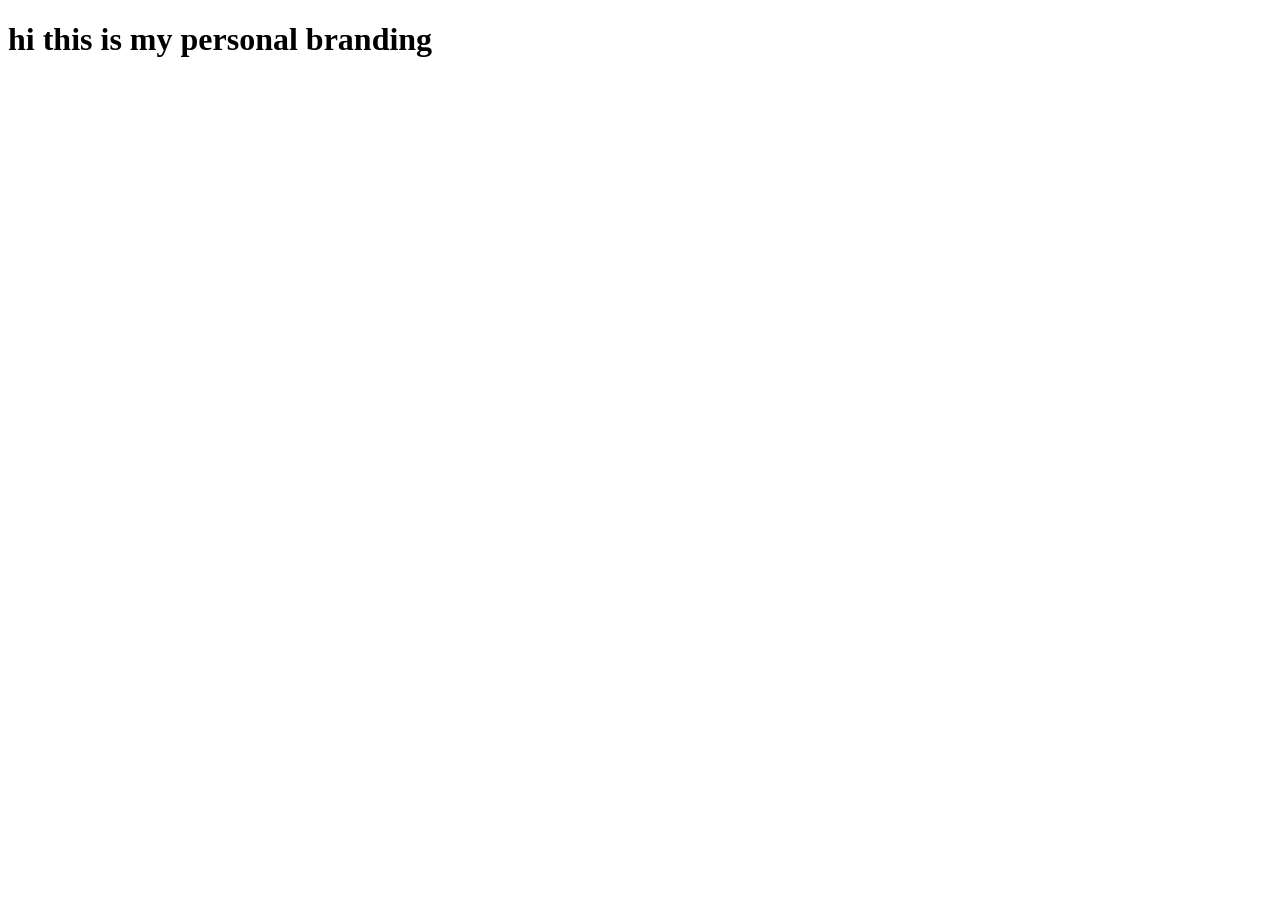
<file: index.html>
<!DOCTYPE html>
<html lang="en">
<head>
    <meta charset="UTF-8">
    <meta name="viewport" content="width=device-width, initial-scale=1.0">
    <title>my portifolio</title>
</head>
<body>
    <h1>hi this is my personal branding </h1>
</body>
</html>
</file>
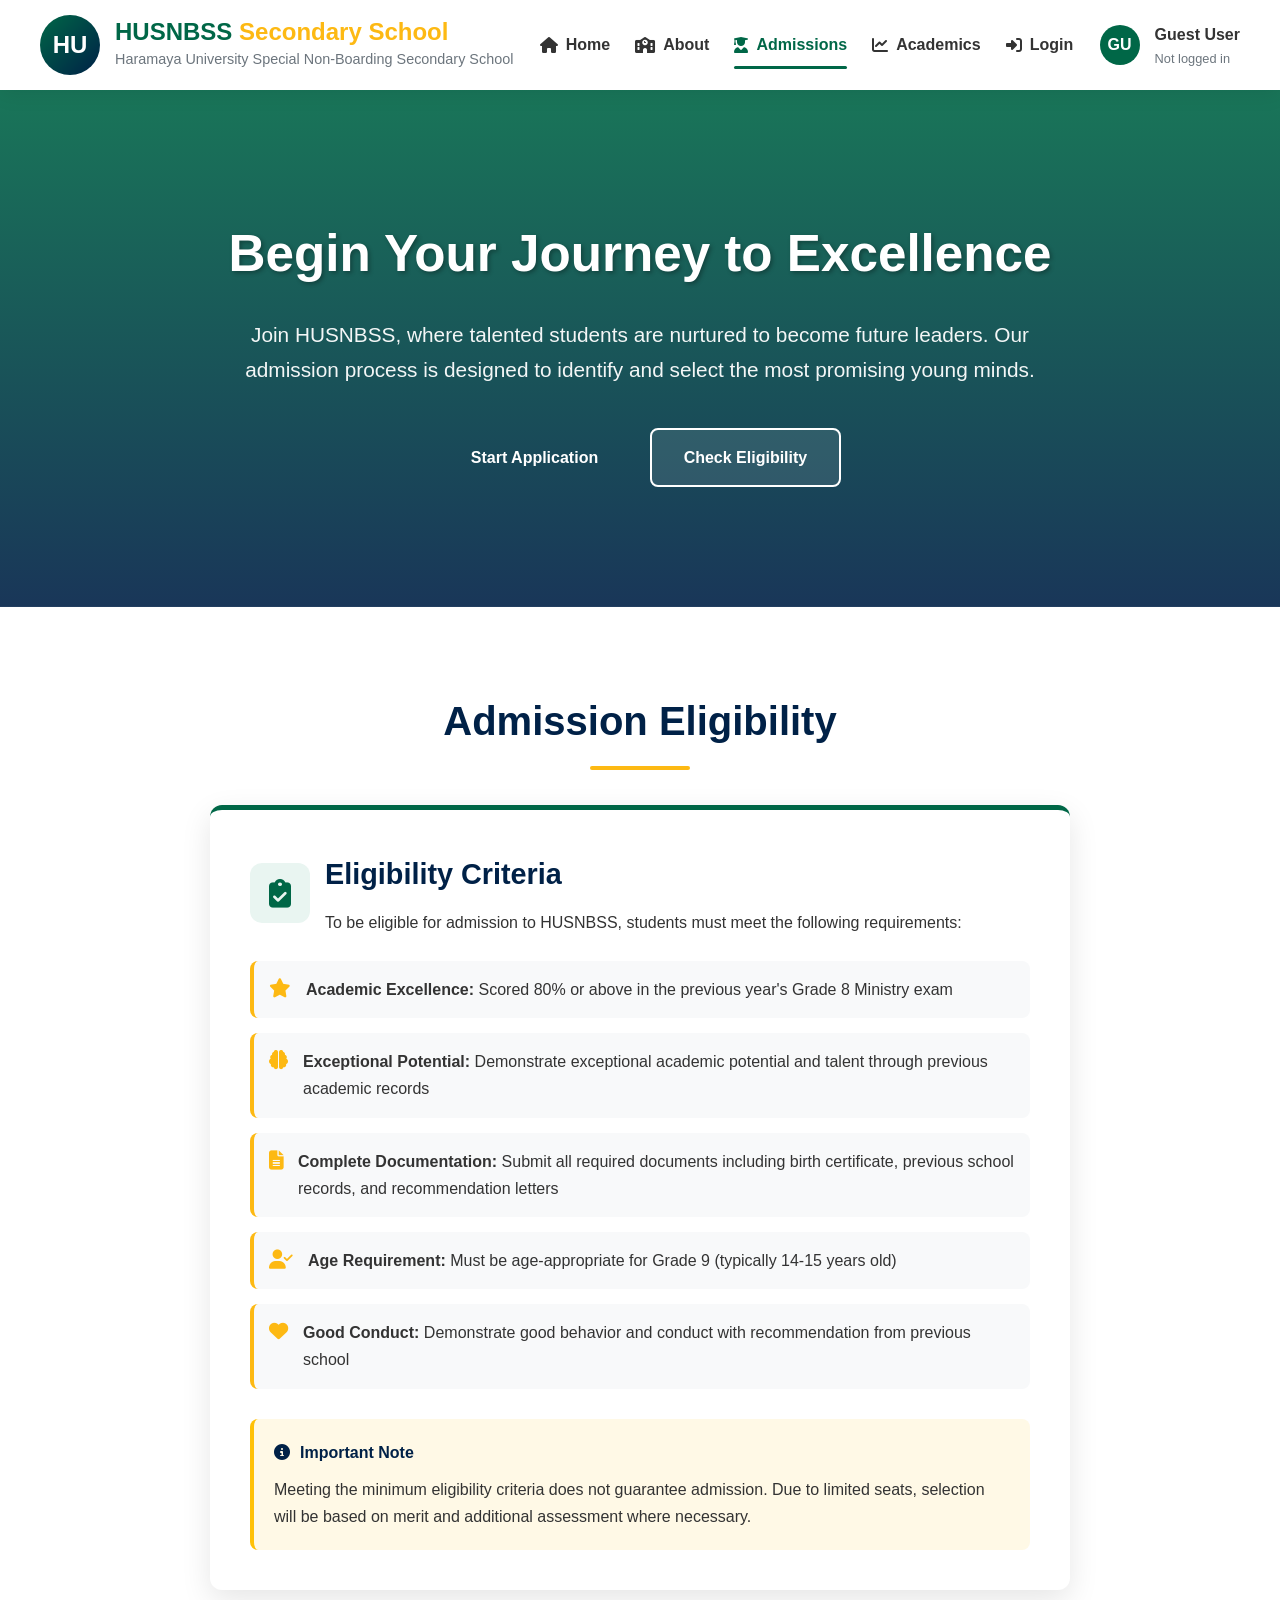
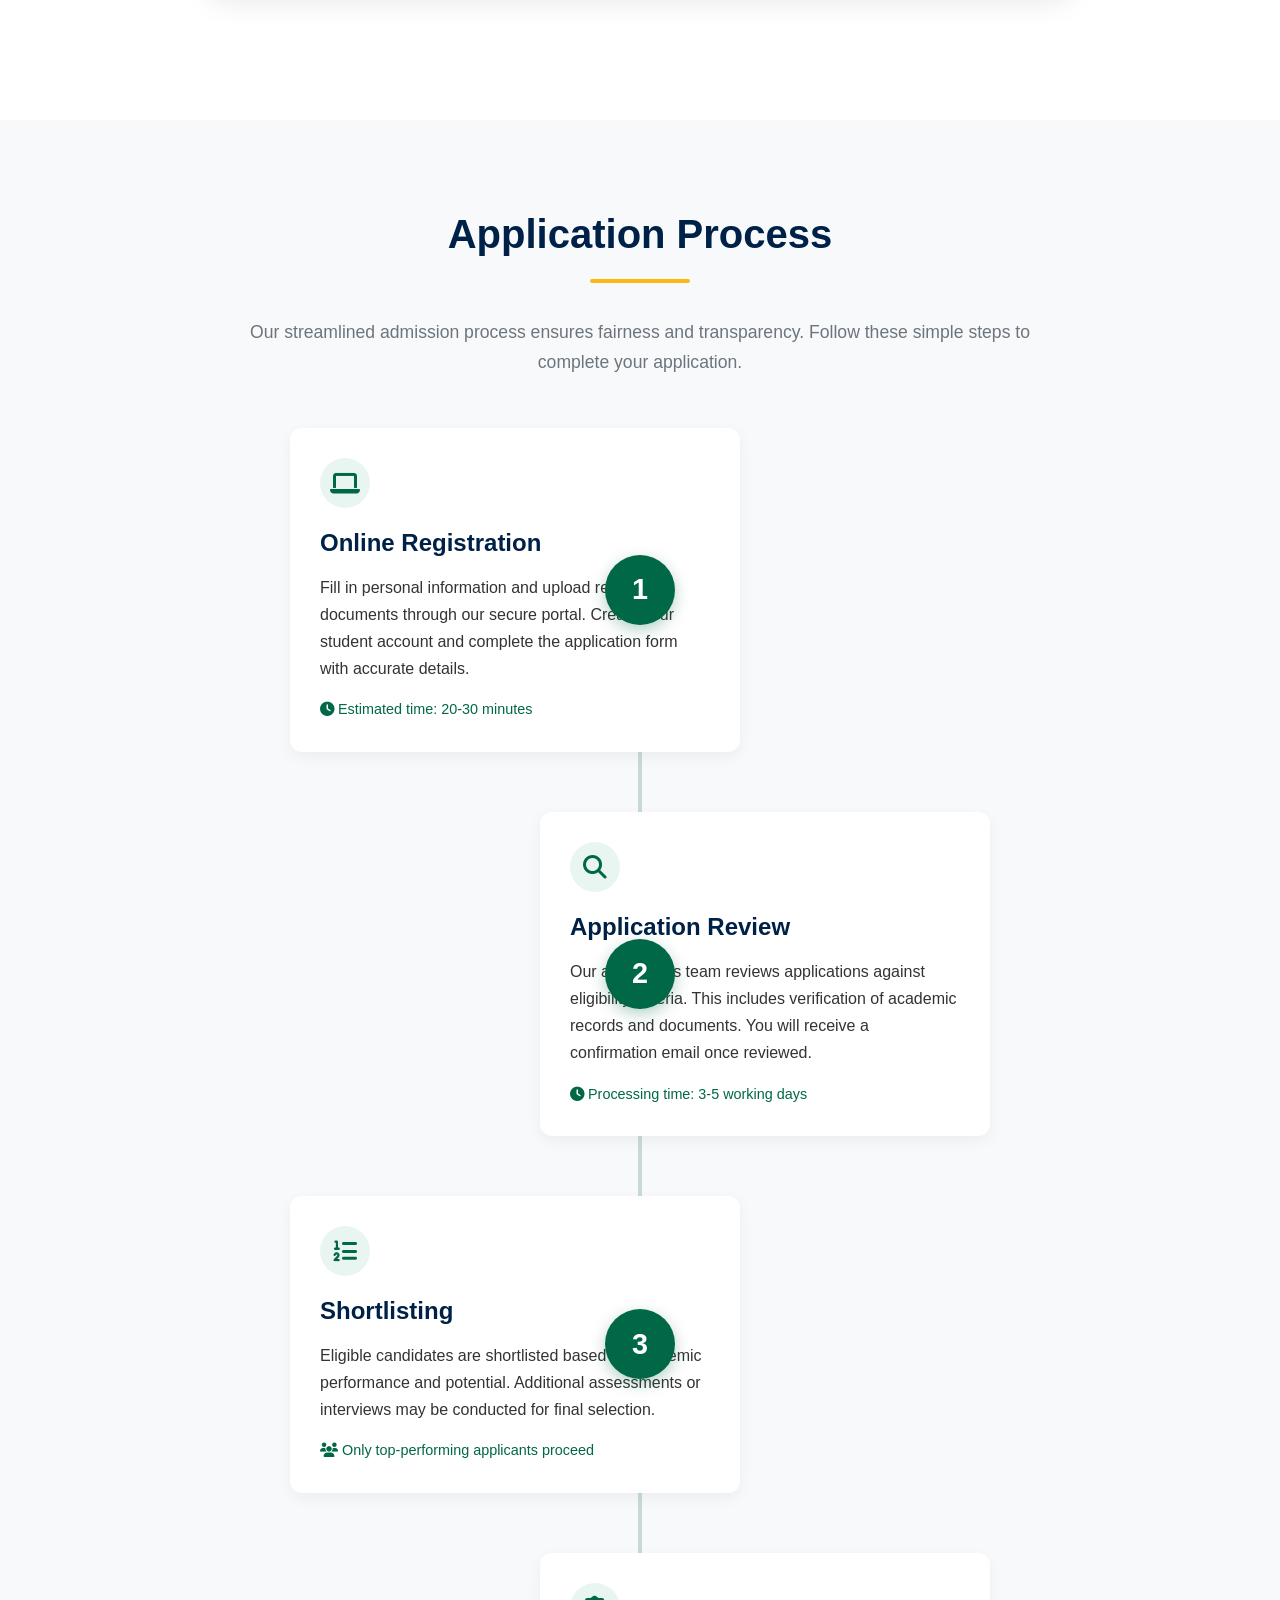
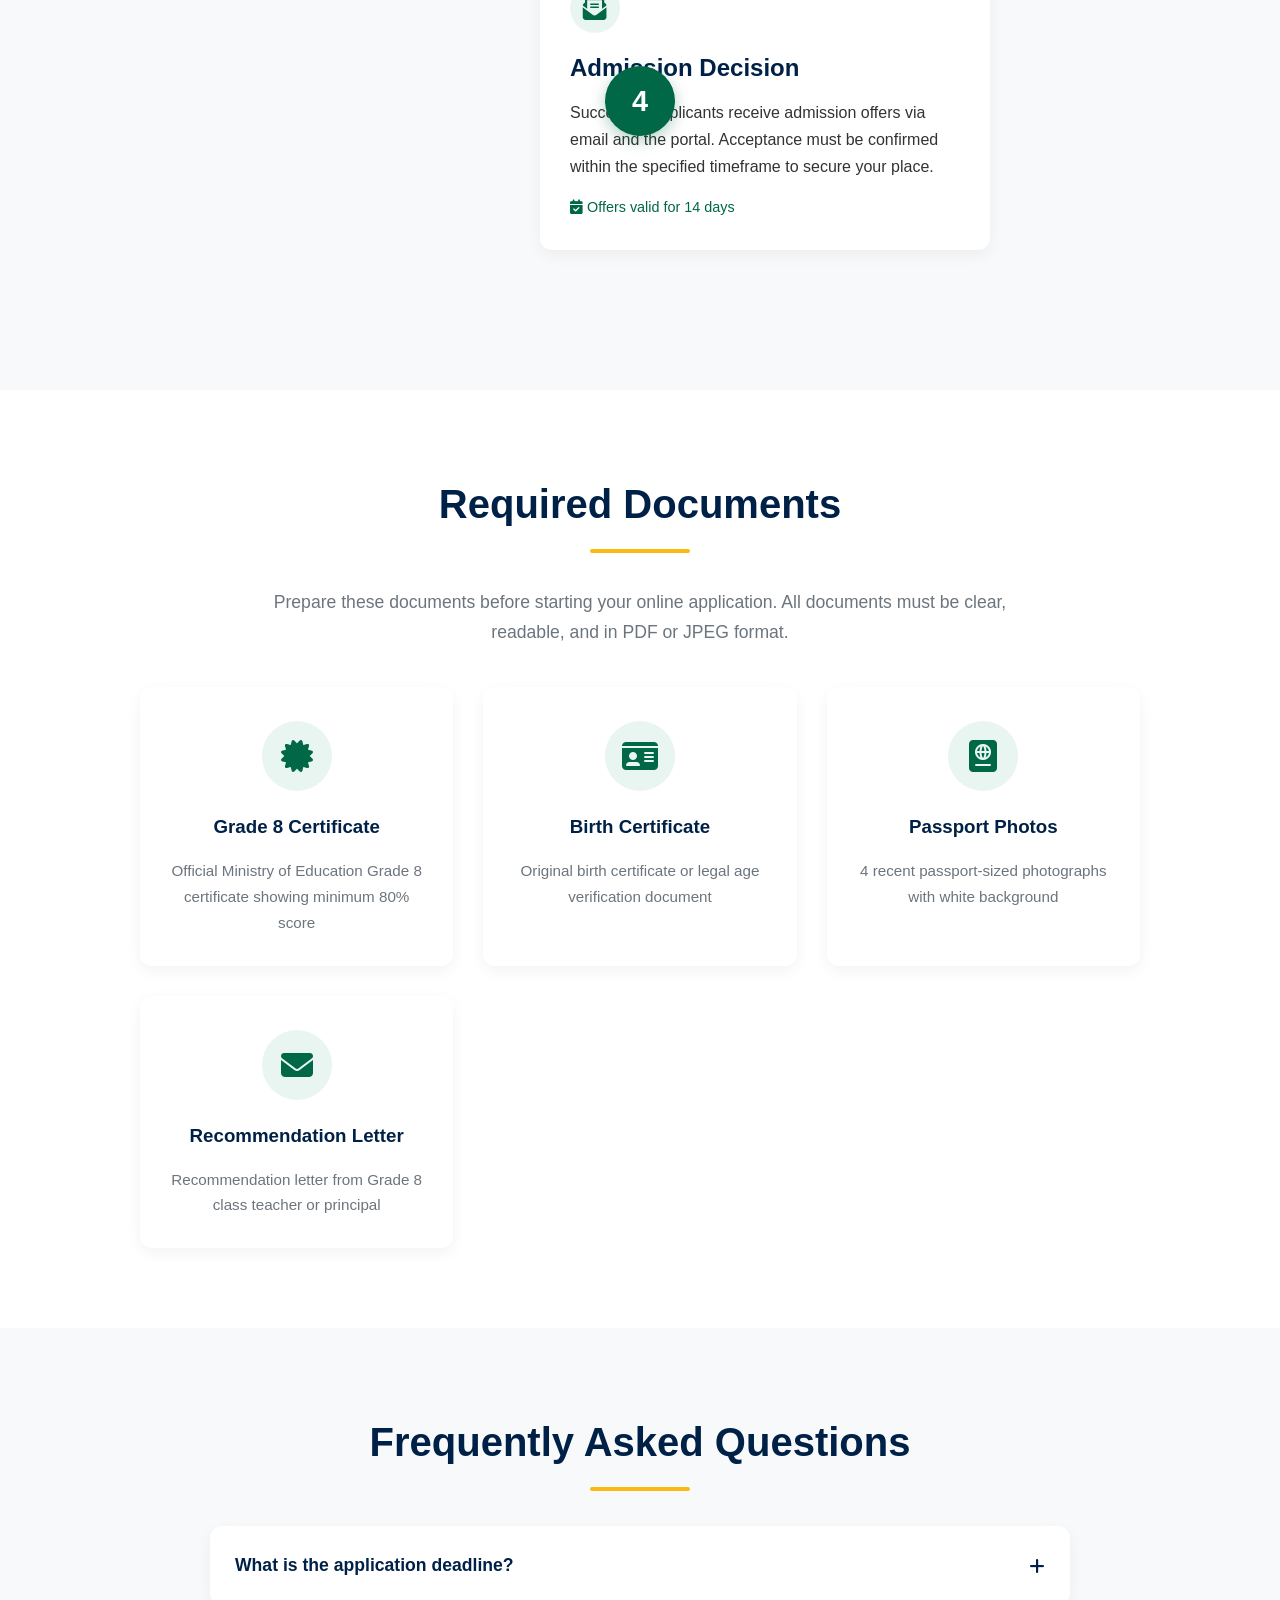
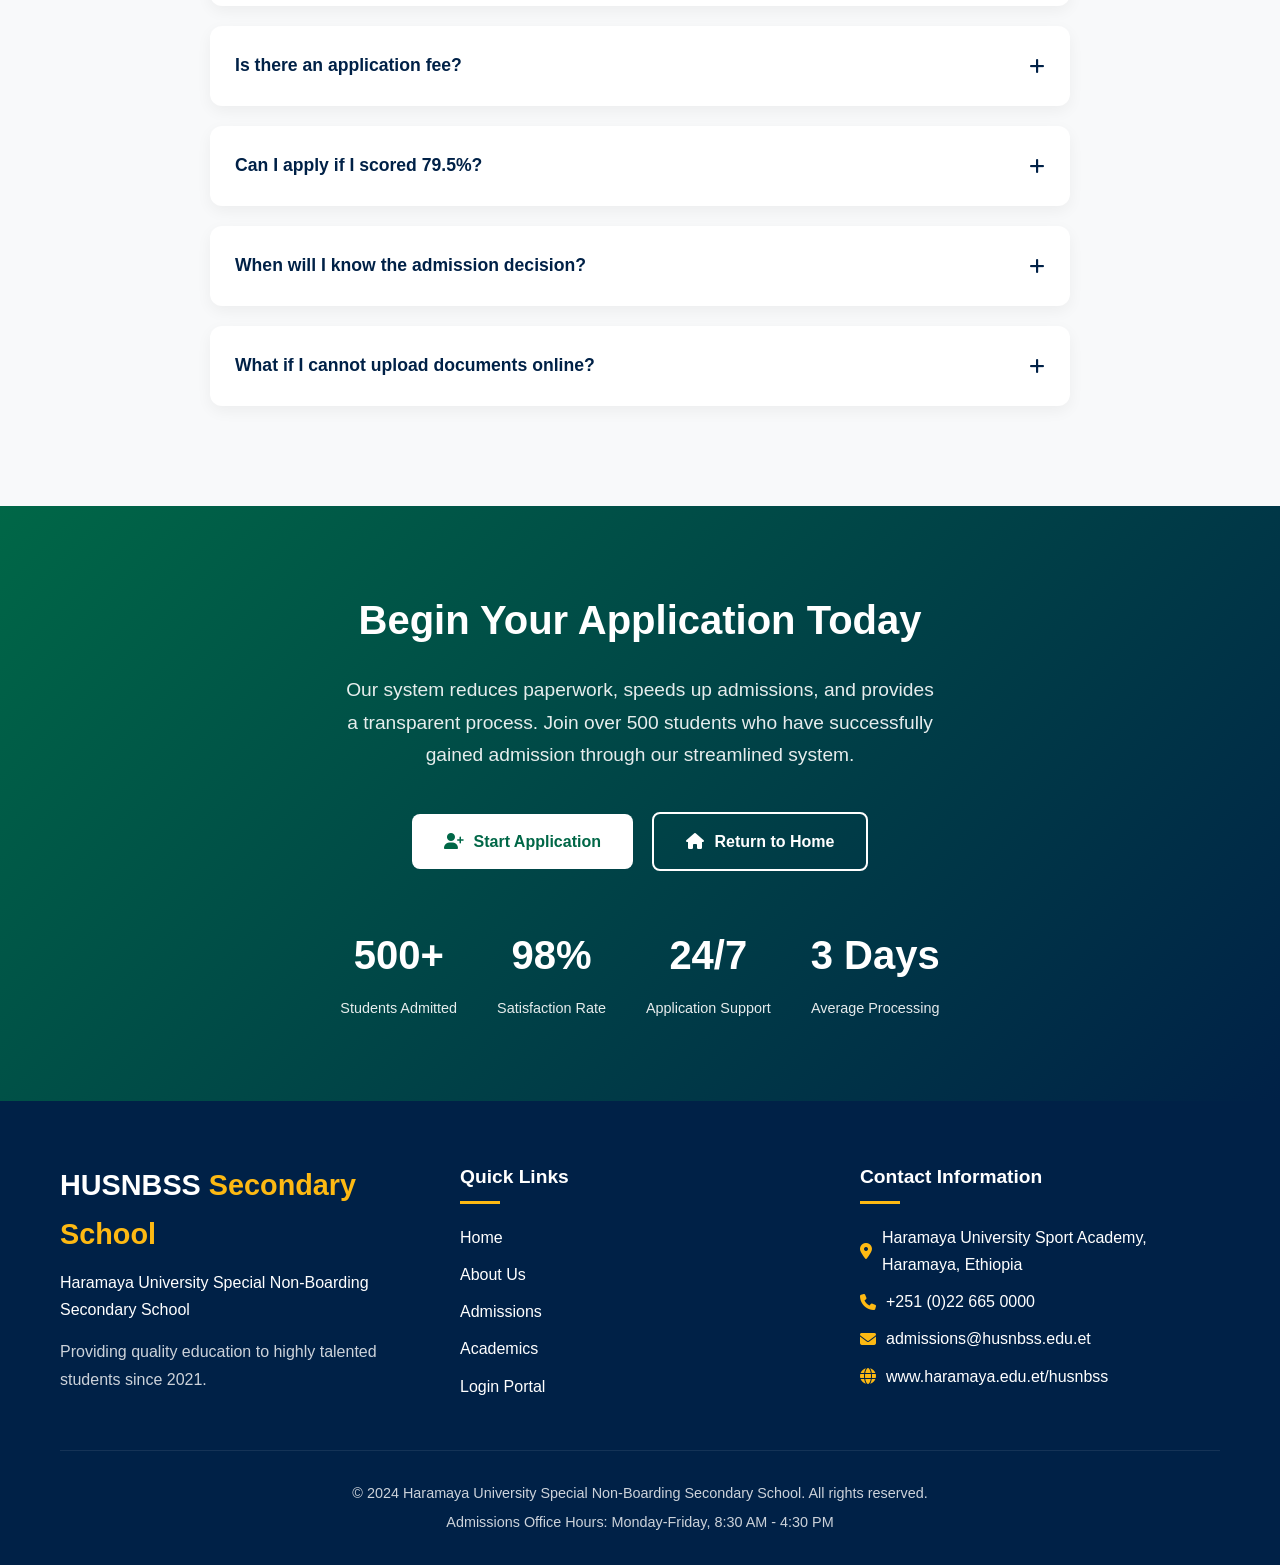
<file: finalproject (2)/finalproject/admissions.html>
<!DOCTYPE html>
<html lang="en">

<head>
    <meta charset="UTF-8">
    <meta name="viewport" content="width=device-width, initial-scale=1.0">
    <title>Admissions - HUSNBSS</title>
    <link rel="stylesheet" href="https://cdnjs.cloudflare.com/ajax/libs/font-awesome/6.4.0/css/all.min.css">
    <style>
        /* Reset and Base Styles */
        
         :root {
            --primary-color: #006747;
            /* Green */
            --secondary-color: #FDB913;
            /* Gold */
            --accent-color: #002147;
            /* Dark Blue */
            --light-color: #f8f9fa;
            --dark-color: #333333;
            --gray-color: #6c757d;
            --success-color: #28a745;
            --warning-color: #ffc107;
            --danger-color: #dc3545;
            --shadow: 0 10px 30px rgba(0, 0, 0, 0.1);
            --shadow-light: 0 5px 15px rgba(0, 0, 0, 0.05);
            --border-radius: 12px;
            --transition: all 0.3s ease;
        }
        
        * {
            margin: 0;
            padding: 0;
            box-sizing: border-box;
        }
        
        body {
            font-family: 'Segoe UI', Tahoma, Geneva, Verdana, sans-serif;
            line-height: 1.7;
            color: var(--dark-color);
            background-color: #fafafa;
            overflow-x: hidden;
        }
        
        a {
            text-decoration: none;
            color: inherit;
            transition: var(--transition);
        }
        
        ul {
            list-style: none;
        }
        
        .container {
            width: 100%;
            max-width: 1200px;
            margin: 0 auto;
            padding: 0 20px;
        }
        
        .btn {
            display: inline-flex;
            align-items: center;
            justify-content: center;
            gap: 10px;
            padding: 14px 32px;
            border-radius: 8px;
            font-weight: 600;
            cursor: pointer;
            transition: var(--transition);
            border: none;
            text-align: center;
            font-size: 1rem;
        }
        
        .btn-primary {
            background-color: var(--primary-color);
            color: white;
            box-shadow: 0 4px 15px rgba(0, 103, 71, 0.2);
        }
        
        .btn-primary:hover {
            background-color: #005238;
            transform: translateY(-3px);
            box-shadow: 0 8px 25px rgba(0, 103, 71, 0.3);
        }
        
        .btn-outline {
            background-color: transparent;
            color: var(--primary-color);
            border: 2px solid var(--primary-color);
        }
        
        .btn-outline:hover {
            background-color: var(--primary-color);
            color: white;
            transform: translateY(-3px);
        }
        
        .section-title {
            text-align: center;
            margin-bottom: 50px;
            color: var(--accent-color);
            position: relative;
            font-size: 2.5rem;
        }
        
        .section-title:after {
            content: '';
            position: absolute;
            width: 100px;
            height: 4px;
            background-color: var(--secondary-color);
            bottom: -15px;
            left: 50%;
            transform: translateX(-50%);
            border-radius: 2px;
        }
        /* Header Styles */
        
        header {
            background-color: white;
            box-shadow: 0 4px 20px rgba(0, 0, 0, 0.08);
            position: sticky;
            top: 0;
            z-index: 1000;
        }
        
        .header-container {
            display: flex;
            justify-content: space-between;
            align-items: center;
            padding: 15px 0;
        }
        
        .logo-container {
            display: flex;
            align-items: center;
            gap: 15px;
        }
        
        .logo {
            width: 60px;
            height: 60px;
            background: linear-gradient(135deg, var(--primary-color), var(--accent-color));
            color: white;
            border-radius: 50%;
            display: flex;
            align-items: center;
            justify-content: center;
            font-weight: bold;
            font-size: 1.5rem;
        }
        
        .logo-text h1 {
            font-size: 1.5rem;
            color: var(--primary-color);
            line-height: 1.2;
        }
        
        .logo-text span {
            color: var(--secondary-color);
            font-weight: 700;
        }
        
        .logo-text p {
            font-size: 0.9rem;
            color: var(--gray-color);
        }
        
        nav ul {
            display: flex;
            gap: 25px;
        }
        
        nav a {
            font-weight: 600;
            color: var(--dark-color);
            padding: 5px 0;
            position: relative;
            display: flex;
            align-items: center;
            gap: 8px;
        }
        
        nav a:hover {
            color: var(--primary-color);
        }
        
        nav a.active {
            color: var(--primary-color);
        }
        
        nav a.active:after {
            content: '';
            position: absolute;
            width: 100%;
            height: 3px;
            background-color: var(--primary-color);
            bottom: -5px;
            left: 0;
            border-radius: 2px;
        }
        
        .user-menu {
            display: flex;
            align-items: center;
            gap: 15px;
        }
        
        .user-avatar {
            width: 40px;
            height: 40px;
            border-radius: 50%;
            background-color: var(--primary-color);
            color: white;
            display: flex;
            align-items: center;
            justify-content: center;
            font-weight: 700;
        }
        
        .mobile-menu-btn {
            display: none;
            font-size: 1.5rem;
            cursor: pointer;
            color: var(--primary-color);
        }
        /* Hero Section */
        
        .admission-hero {
            background: linear-gradient(rgba(0, 103, 71, 0.9), rgba(0, 33, 71, 0.9)), url('https://images.unsplash.com/photo-1523050854058-8df90110c9f1?ixlib=rb-4.0.3&auto=format&fit=crop&w=1600&q=80');
            background-size: cover;
            background-position: center;
            color: white;
            padding: 120px 0;
            text-align: center;
        }
        
        .admission-hero h1 {
            font-size: 3.2rem;
            margin-bottom: 20px;
            text-shadow: 2px 2px 4px rgba(0, 0, 0, 0.3);
        }
        
        .admission-hero p {
            font-size: 1.3rem;
            max-width: 800px;
            margin: 0 auto 40px;
            opacity: 0.95;
        }
        /* Eligibility Criteria Section */
        
        .eligibility-section {
            padding: 80px 0;
            background-color: white;
        }
        
        .eligibility-container {
            max-width: 900px;
            margin: 0 auto;
        }
        
        .eligibility-card {
            background-color: white;
            border-radius: var(--border-radius);
            box-shadow: var(--shadow);
            padding: 40px;
            margin-bottom: 50px;
            border-top: 5px solid var(--primary-color);
        }
        
        .eligibility-header {
            display: flex;
            align-items: center;
            gap: 15px;
            margin-bottom: 25px;
        }
        
        .eligibility-icon {
            width: 60px;
            height: 60px;
            background-color: #e9f5f1;
            border-radius: 12px;
            display: flex;
            align-items: center;
            justify-content: center;
            font-size: 1.8rem;
            color: var(--primary-color);
        }
        
        .eligibility-content h3 {
            color: var(--accent-color);
            margin-bottom: 10px;
            font-size: 1.8rem;
        }
        
        .eligibility-list {
            margin-top: 25px;
        }
        
        .eligibility-list li {
            display: flex;
            align-items: flex-start;
            gap: 15px;
            margin-bottom: 15px;
            padding: 15px;
            background-color: #f8f9fa;
            border-radius: 8px;
            border-left: 4px solid var(--secondary-color);
        }
        
        .eligibility-list i {
            color: var(--secondary-color);
            font-size: 1.2rem;
            margin-top: 3px;
        }
        
        .requirement-note {
            background-color: #fff9e6;
            padding: 20px;
            border-radius: 8px;
            border-left: 4px solid var(--warning-color);
            margin-top: 30px;
        }
        
        .requirement-note h4 {
            color: var(--accent-color);
            margin-bottom: 10px;
            display: flex;
            align-items: center;
            gap: 10px;
        }
        /* Application Steps Section */
        
        .steps-section {
            padding: 80px 0;
            background-color: #f8f9fa;
        }
        
        .steps-timeline {
            position: relative;
            max-width: 1000px;
            margin: 0 auto;
        }
        
        .steps-timeline:before {
            content: '';
            position: absolute;
            top: 0;
            left: 50%;
            transform: translateX(-50%);
            width: 4px;
            height: 100%;
            background-color: var(--primary-color);
            opacity: 0.2;
        }
        
        .step-item {
            display: flex;
            align-items: center;
            margin-bottom: 60px;
            position: relative;
        }
        
        .step-item:nth-child(odd) {
            flex-direction: row;
        }
        
        .step-item:nth-child(even) {
            flex-direction: row-reverse;
        }
        
        .step-number {
            width: 70px;
            height: 70px;
            background-color: var(--primary-color);
            color: white;
            border-radius: 50%;
            display: flex;
            align-items: center;
            justify-content: center;
            font-size: 1.8rem;
            font-weight: 700;
            position: absolute;
            left: 50%;
            transform: translateX(-50%);
            z-index: 2;
            box-shadow: 0 5px 15px rgba(0, 103, 71, 0.3);
        }
        
        .step-content {
            width: 45%;
            background-color: white;
            border-radius: var(--border-radius);
            box-shadow: var(--shadow-light);
            padding: 30px;
            transition: var(--transition);
        }
        
        .step-item:nth-child(odd) .step-content {
            margin-right: auto;
            margin-left: 15%;
        }
        
        .step-item:nth-child(even) .step-content {
            margin-left: auto;
            margin-right: 15%;
        }
        
        .step-content:hover {
            transform: translateY(-5px);
            box-shadow: var(--shadow);
        }
        
        .step-icon {
            width: 50px;
            height: 50px;
            background-color: #e9f5f1;
            border-radius: 50%;
            display: flex;
            align-items: center;
            justify-content: center;
            font-size: 1.5rem;
            color: var(--primary-color);
            margin-bottom: 15px;
        }
        
        .step-content h3 {
            color: var(--accent-color);
            margin-bottom: 10px;
            font-size: 1.5rem;
        }
        /* Documents Section */
        
        .documents-section {
            padding: 80px 0;
            background-color: white;
        }
        
        .documents-grid {
            display: grid;
            grid-template-columns: repeat(auto-fit, minmax(300px, 1fr));
            gap: 30px;
            max-width: 1000px;
            margin: 40px auto 0;
        }
        
        .document-card {
            background-color: white;
            border-radius: var(--border-radius);
            box-shadow: var(--shadow-light);
            padding: 30px;
            text-align: center;
            transition: var(--transition);
            border-top: 4px solid transparent;
        }
        
        .document-card:hover {
            transform: translateY(-10px);
            box-shadow: var(--shadow);
            border-top-color: var(--primary-color);
        }
        
        .document-icon {
            width: 70px;
            height: 70px;
            background-color: #e9f5f1;
            border-radius: 50%;
            display: flex;
            align-items: center;
            justify-content: center;
            font-size: 2rem;
            color: var(--primary-color);
            margin: 0 auto 20px;
        }
        
        .document-card h3 {
            color: var(--accent-color);
            margin-bottom: 15px;
        }
        
        .document-card p {
            color: var(--gray-color);
            font-size: 0.95rem;
        }
        /* CTA Section */
        
        .cta-section {
            padding: 80px 0;
            background: linear-gradient(135deg, var(--primary-color) 0%, var(--accent-color) 100%);
            color: white;
            text-align: center;
        }
        
        .cta-container {
            max-width: 800px;
            margin: 0 auto;
        }
        
        .cta-title {
            font-size: 2.5rem;
            margin-bottom: 20px;
        }
        
        .cta-subtitle {
            font-size: 1.2rem;
            opacity: 0.9;
            margin-bottom: 40px;
            max-width: 600px;
            margin-left: auto;
            margin-right: auto;
        }
        
        .cta-stats {
            display: flex;
            justify-content: center;
            gap: 40px;
            margin-top: 50px;
            flex-wrap: wrap;
        }
        
        .stat-item {
            text-align: center;
        }
        
        .stat-number {
            font-size: 2.5rem;
            font-weight: bold;
            display: block;
            margin-bottom: 5px;
        }
        
        .stat-label {
            font-size: 0.9rem;
            opacity: 0.9;
        }
        /* FAQ Section */
        
        .faq-section {
            padding: 80px 0;
            background-color: #f8f9fa;
        }
        
        .faq-container {
            max-width: 900px;
            margin: 0 auto;
        }
        
        .faq-item {
            background-color: white;
            border-radius: var(--border-radius);
            box-shadow: var(--shadow-light);
            margin-bottom: 20px;
            overflow: hidden;
        }
        
        .faq-question {
            padding: 25px;
            display: flex;
            justify-content: space-between;
            align-items: center;
            cursor: pointer;
            font-weight: 600;
            color: var(--accent-color);
            font-size: 1.1rem;
        }
        
        .faq-answer {
            padding: 0 25px;
            max-height: 0;
            overflow: hidden;
            transition: max-height 0.3s ease;
        }
        
        .faq-item input[type="checkbox"] {
            display: none;
        }
        
        .faq-item input[type="checkbox"]:checked~.faq-answer {
            max-height: 500px;
            padding-bottom: 25px;
        }
        
        .faq-item input[type="checkbox"]:checked~.faq-question i {
            transform: rotate(45deg);
        }
        
        .faq-question i {
            transition: transform 0.3s ease;
        }
        /* Footer */
        
        footer {
            background-color: var(--accent-color);
            color: white;
            padding: 60px 0 30px;
        }
        
        .footer-content {
            display: grid;
            grid-template-columns: repeat(auto-fit, minmax(250px, 1fr));
            gap: 40px;
            margin-bottom: 40px;
        }
        
        .footer-logo h2 {
            color: white;
            margin-bottom: 10px;
            font-size: 1.8rem;
        }
        
        .footer-logo span {
            color: var(--secondary-color);
        }
        
        .footer-links h3,
        .footer-contact h3 {
            margin-bottom: 20px;
            font-size: 1.2rem;
            position: relative;
            padding-bottom: 10px;
        }
        
        .footer-links h3:after,
        .footer-contact h3:after {
            content: '';
            position: absolute;
            width: 40px;
            height: 3px;
            background-color: var(--secondary-color);
            bottom: 0;
            left: 0;
        }
        
        .footer-links ul li {
            margin-bottom: 10px;
        }
        
        .footer-links a:hover {
            color: var(--secondary-color);
            padding-left: 5px;
        }
        
        .footer-contact p {
            margin-bottom: 10px;
            display: flex;
            align-items: center;
            gap: 10px;
        }
        
        .footer-contact i {
            color: var(--secondary-color);
        }
        
        .copyright {
            text-align: center;
            padding-top: 30px;
            border-top: 1px solid rgba(255, 255, 255, 0.1);
            font-size: 0.9rem;
            opacity: 0.8;
        }
        /* Responsive Design */
        
        @media (max-width: 992px) {
            .step-item {
                flex-direction: column !important;
                align-items: center;
            }
            .step-content {
                width: 80%;
                margin: 0 auto !important;
            }
            .step-number {
                position: relative;
                left: auto;
                transform: none;
                margin-bottom: 20px;
            }
            .steps-timeline:before {
                left: 15%;
            }
        }
        
        @media (max-width: 768px) {
            .header-container {
                flex-wrap: wrap;
            }
            .mobile-menu-btn {
                display: block;
            }
            nav {
                display: none;
                width: 100%;
                order: 3;
                margin-top: 20px;
            }
            nav.active {
                display: block;
            }
            nav ul {
                flex-direction: column;
                gap: 0;
            }
            nav li {
                border-bottom: 1px solid #eee;
            }
            nav a {
                display: flex;
                padding: 15px 0;
            }
            .admission-hero h1 {
                font-size: 2.5rem;
            }
            .admission-hero p {
                font-size: 1.1rem;
            }
            .section-title {
                font-size: 2rem;
            }
            .step-content {
                width: 90%;
            }
            .steps-timeline:before {
                left: 10%;
            }
            .eligibility-card,
            .step-content {
                padding: 25px;
            }
        }
        
        @media (max-width: 576px) {
            .admission-hero {
                padding: 80px 0;
            }
            .admission-hero h1 {
                font-size: 2rem;
            }
            .cta-title {
                font-size: 2rem;
            }
            .stat-number {
                font-size: 2rem;
            }
            .btn {
                padding: 12px 24px;
            }
        }
    </style>
</head>

<body>
    <!-- Header -->
    <header>
        <div class="container header-container">
            <div class="logo-container">
                <div class="logo">HU</div>
                <div class="logo-text">
                    <h1>HUSNBSS <span>Secondary School</span></h1>
                    <p>Haramaya University Special Non-Boarding Secondary School</p>
                </div>
            </div>

            <div class="mobile-menu-btn" onclick="toggleMenu()">
                <i class="fas fa-bars"></i>
            </div>

            <nav id="mainNav">
                <ul>
                    <li><a href="index.html"><i class="fas fa-home"></i> Home</a></li>
                    <li><a href="about.html"><i class="fas fa-school"></i> About</a></li>
                    <li><a href="#" class="active"><i class="fas fa-user-graduate"></i> Admissions</a></li>
                    <li><a href="index.html#academic"><i class="fas fa-chart-line"></i> Academics</a></li>
                    <li><a href="login.html"><i class="fas fa-sign-in-alt"></i> Login</a></li>
                </ul>
            </nav>

            <div class="user-menu">
                <div class="user-avatar">GU</div>
                <div>
                    <p style="font-weight: 600;">Guest User</p>
                    <p style="font-size: 0.8rem; color: var(--gray-color);">Not logged in</p>
                </div>
            </div>
        </div>
    </header>

    <!-- Hero Section -->
    <section class="admission-hero">
        <div class="container">
            <h1>Begin Your Journey to Excellence</h1>
            <p>Join HUSNBSS, where talented students are nurtured to become future leaders. Our admission process is designed to identify and select the most promising young minds.</p>
            <a href="registration.html" class="btn btn-secondary" style="margin-right: 15px;">Start Application</a>
            <a href="#eligibility" class="btn btn-outline" style="background-color: rgba(255,255,255,0.1); color: white; border-color: white;">Check Eligibility</a>
        </div>
    </section>

    <!-- Eligibility Criteria Section -->
    <section class="eligibility-section" id="eligibility">
        <div class="container eligibility-container">
            <h2 class="section-title">Admission Eligibility</h2>

            <div class="eligibility-card">
                <div class="eligibility-header">
                    <div class="eligibility-icon">
                        <i class="fas fa-clipboard-check"></i>
                    </div>
                    <div class="eligibility-content">
                        <h3>Eligibility Criteria</h3>
                        <p>To be eligible for admission to HUSNBSS, students must meet the following requirements:</p>
                    </div>
                </div>

                <ul class="eligibility-list">
                    <li>
                        <i class="fas fa-star"></i>
                        <div>
                            <strong>Academic Excellence:</strong> Scored 80% or above in the previous year's Grade 8 Ministry exam
                        </div>
                    </li>
                    <li>
                        <i class="fas fa-brain"></i>
                        <div>
                            <strong>Exceptional Potential:</strong> Demonstrate exceptional academic potential and talent through previous academic records
                        </div>
                    </li>
                    <li>
                        <i class="fas fa-file-alt"></i>
                        <div>
                            <strong>Complete Documentation:</strong> Submit all required documents including birth certificate, previous school records, and recommendation letters
                        </div>
                    </li>
                    <li>
                        <i class="fas fa-user-check"></i>
                        <div>
                            <strong>Age Requirement:</strong> Must be age-appropriate for Grade 9 (typically 14-15 years old)
                        </div>
                    </li>
                    <li>
                        <i class="fas fa-heart"></i>
                        <div>
                            <strong>Good Conduct:</strong> Demonstrate good behavior and conduct with recommendation from previous school
                        </div>
                    </li>
                </ul>

                <div class="requirement-note">
                    <h4><i class="fas fa-info-circle"></i> Important Note</h4>
                    <p>Meeting the minimum eligibility criteria does not guarantee admission. Due to limited seats, selection will be based on merit and additional assessment where necessary.</p>
                </div>
            </div>
        </div>
    </section>

    <!-- Application Steps Section -->
    <section class="steps-section" id="application">
        <div class="container">
            <h2 class="section-title">Application Process</h2>
            <p style="text-align: center; max-width: 800px; margin: 0 auto 50px; color: var(--gray-color); font-size: 1.1rem;">
                Our streamlined admission process ensures fairness and transparency. Follow these simple steps to complete your application.
            </p>

            <div class="steps-timeline">
                <!-- Step 1 -->
                <div class="step-item">
                    <div class="step-number">1</div>
                    <div class="step-content">
                        <div class="step-icon">
                            <i class="fas fa-laptop"></i>
                        </div>
                        <h3>Online Registration</h3>
                        <p>Fill in personal information and upload required documents through our secure portal. Create your student account and complete the application form with accurate details.</p>
                        <div style="margin-top: 15px; font-size: 0.9rem; color: var(--primary-color);">
                            <i class="fas fa-clock"></i> Estimated time: 20-30 minutes
                        </div>
                    </div>
                </div>

                <!-- Step 2 -->
                <div class="step-item">
                    <div class="step-number">2</div>
                    <div class="step-content">
                        <div class="step-icon">
                            <i class="fas fa-search"></i>
                        </div>
                        <h3>Application Review</h3>
                        <p>Our admissions team reviews applications against eligibility criteria. This includes verification of academic records and documents. You will receive a confirmation email once reviewed.</p>
                        <div style="margin-top: 15px; font-size: 0.9rem; color: var(--primary-color);">
                            <i class="fas fa-clock"></i> Processing time: 3-5 working days
                        </div>
                    </div>
                </div>

                <!-- Step 3 -->
                <div class="step-item">
                    <div class="step-number">3</div>
                    <div class="step-content">
                        <div class="step-icon">
                            <i class="fas fa-list-ol"></i>
                        </div>
                        <h3>Shortlisting</h3>
                        <p>Eligible candidates are shortlisted based on academic performance and potential. Additional assessments or interviews may be conducted for final selection.</p>
                        <div style="margin-top: 15px; font-size: 0.9rem; color: var(--primary-color);">
                            <i class="fas fa-users"></i> Only top-performing applicants proceed
                        </div>
                    </div>
                </div>

                <!-- Step 4 -->
                <div class="step-item">
                    <div class="step-number">4</div>
                    <div class="step-content">
                        <div class="step-icon">
                            <i class="fas fa-envelope-open-text"></i>
                        </div>
                        <h3>Admission Decision</h3>
                        <p>Successful applicants receive admission offers via email and the portal. Acceptance must be confirmed within the specified timeframe to secure your place.</p>
                        <div style="margin-top: 15px; font-size: 0.9rem; color: var(--primary-color);">
                            <i class="fas fa-calendar-check"></i> Offers valid for 14 days
                        </div>
                    </div>
                </div>
            </div>
        </div>
    </section>

    <!-- Required Documents Section -->
    <section class="documents-section">
        <div class="container">
            <h2 class="section-title">Required Documents</h2>
            <p style="text-align: center; max-width: 800px; margin: 0 auto; color: var(--gray-color); font-size: 1.1rem;">
                Prepare these documents before starting your online application. All documents must be clear, readable, and in PDF or JPEG format.
            </p>

            <div class="documents-grid">
                <div class="document-card">
                    <div class="document-icon">
                        <i class="fas fa-certificate"></i>
                    </div>
                    <h3>Grade 8 Certificate</h3>
                    <p>Official Ministry of Education Grade 8 certificate showing minimum 80% score</p>
                </div>

                <div class="document-card">
                    <div class="document-icon">
                        <i class="fas fa-id-card"></i>
                    </div>
                    <h3>Birth Certificate</h3>
                    <p>Original birth certificate or legal age verification document</p>
                </div>

                <div class="document-card">
                    <div class="document-icon">
                        <i class="fas fa-passport"></i>
                    </div>
                    <h3>Passport Photos</h3>
                    <p>4 recent passport-sized photographs with white background</p>
                </div>



                <div class="document-card">
                    <div class="document-icon">
                        <i class="fas fa-envelope"></i>
                    </div>
                    <h3>Recommendation Letter</h3>
                    <p>Recommendation letter from Grade 8 class teacher or principal</p>
                </div>
            </div>
        </div>
    </section>

    <!-- FAQ Section -->
    <section class="faq-section">
        <div class="container faq-container">
            <h2 class="section-title">Frequently Asked Questions</h2>

            <div class="faq-item">
                <input type="checkbox" id="faq1">
                <label for="faq1" class="faq-question">
                    <span>What is the application deadline?</span>
                    <i class="fas fa-plus"></i>
                </label>
                <div class="faq-answer">
                    <p>The application deadline for the 2024/2025 academic year is June 30, 2024. Late applications may be considered if seats are available, but we encourage early submission.</p>
                </div>
            </div>

            <div class="faq-item">
                <input type="checkbox" id="faq2">
                <label for="faq2" class="faq-question">
                    <span>Is there an application fee?</span>
                    <i class="fas fa-plus"></i>
                </label>
                <div class="faq-answer">
                    <p>Yes, there is a non-refundable application fee of 200 Birr. This covers administrative costs and can be paid at any Commercial Bank of Ethiopia branch using the reference number provided during online registration.</p>
                </div>
            </div>

            <div class="faq-item">
                <input type="checkbox" id="faq3">
                <label for="faq3" class="faq-question">
                    <span>Can I apply if I scored 79.5%?</span>
                    <i class="fas fa-plus"></i>
                </label>
                <div class="faq-answer">
                    <p>The 80% requirement is strictly enforced. However, in exceptional cases where a student demonstrates outstanding performance in mathematics and science (90%+), the admissions committee may consider the application.</p>
                </div>
            </div>

            <div class="faq-item">
                <input type="checkbox" id="faq4">
                <label for="faq4" class="faq-question">
                    <span>When will I know the admission decision?</span>
                    <i class="fas fa-plus"></i>
                </label>
                <div class="faq-answer">
                    <p>Admission decisions are typically communicated within 2 weeks after the application deadline. All applicants will receive notification via email and can check their status on the student portal.</p>
                </div>
            </div>

            <div class="faq-item">
                <input type="checkbox" id="faq5">
                <label for="faq5" class="faq-question">
                    <span>What if I cannot upload documents online?</span>
                    <i class="fas fa-plus"></i>
                </label>
                <div class="faq-answer">
                    <p>You can submit physical copies of required documents at the school administration office during working hours (8:00 AM - 4:00 PM, Monday to Friday). Please bring both originals and copies.</p>
                </div>
            </div>
        </div>
    </section>

    <!-- Call to Action Section -->
    <section class="cta-section">
        <div class="container cta-container">
            <h2 class="cta-title">Begin Your Application Today</h2>
            <p class="cta-subtitle">Our system reduces paperwork, speeds up admissions, and provides a transparent process. Join over 500 students who have successfully gained admission through our streamlined system.</p>

            <a href="registration.html" class="btn btn-secondary" style="margin-right: 15px; background-color: white; color: var(--primary-color);">
                <i class="fas fa-user-plus"></i> Start Application
            </a>
            <a href="index.html" class="btn btn-outline" style="color: white; border-color: white;">
                <i class="fas fa-home"></i> Return to Home
            </a>

            <div class="cta-stats">
                <div class="stat-item">
                    <span class="stat-number">500+</span>
                    <span class="stat-label">Students Admitted</span>
                </div>
                <div class="stat-item">
                    <span class="stat-number">98%</span>
                    <span class="stat-label">Satisfaction Rate</span>
                </div>
                <div class="stat-item">
                    <span class="stat-number">24/7</span>
                    <span class="stat-label">Application Support</span>
                </div>
                <div class="stat-item">
                    <span class="stat-number">3 Days</span>
                    <span class="stat-label">Average Processing</span>
                </div>
            </div>
        </div>
    </section>

    <!-- Footer -->
    <footer>
        <div class="container">
            <div class="footer-content">
                <div class="footer-logo">
                    <h2>HUSNBSS <span>Secondary School</span></h2>
                    <p>Haramaya University Special Non-Boarding Secondary School</p>
                    <p style="margin-top: 15px; opacity: 0.8;">Providing quality education to highly talented students since 2021.</p>
                </div>

                <div class="footer-links">
                    <h3>Quick Links</h3>
                    <ul>
                        <li><a href="index.html">Home</a></li>
                        <li><a href="about.html">About Us</a></li>
                        <li><a href="#" class="active">Admissions</a></li>
                        <li><a href="#">Academics</a></li>
                        <li><a href="login.html">Login Portal</a></li>
                    </ul>
                </div>

                <div class="footer-contact">
                    <h3>Contact Information</h3>
                    <p><i class="fas fa-map-marker-alt"></i> Haramaya University Sport Academy, Haramaya, Ethiopia</p>
                    <p><i class="fas fa-phone"></i> +251 (0)22 665 0000</p>
                    <p><i class="fas fa-envelope"></i> admissions@husnbss.edu.et</p>
                    <p><i class="fas fa-globe"></i> www.haramaya.edu.et/husnbss</p>
                </div>
            </div>

            <div class="copyright">
                <p>&copy; 2024 Haramaya University Special Non-Boarding Secondary School. All rights reserved.</p>
                <p style="margin-top: 5px;">Admissions Office Hours: Monday-Friday, 8:30 AM - 4:30 PM</p>
            </div>
        </div>
    </footer>

    <!-- Simple CSS-only Menu Toggle -->
    <style>
        #mobileMenuToggle {
            display: none;
        }
        
        #mobileMenuToggle:checked~#mainNav {
            display: block;
        }
        
        #mobileMenuToggle:checked+label .fa-bars:before {
            content: "\f00d";
        }
    </style>

    <!-- Replace the mobile menu button with a checkbox hack -->
    <input type="checkbox" id="mobileMenuToggle" style="display: none;">
    <label for="mobileMenuToggle" class="mobile-menu-btn">
        <i class="fas fa-bars"></i>
    </label>
</body>

</html>
</file>
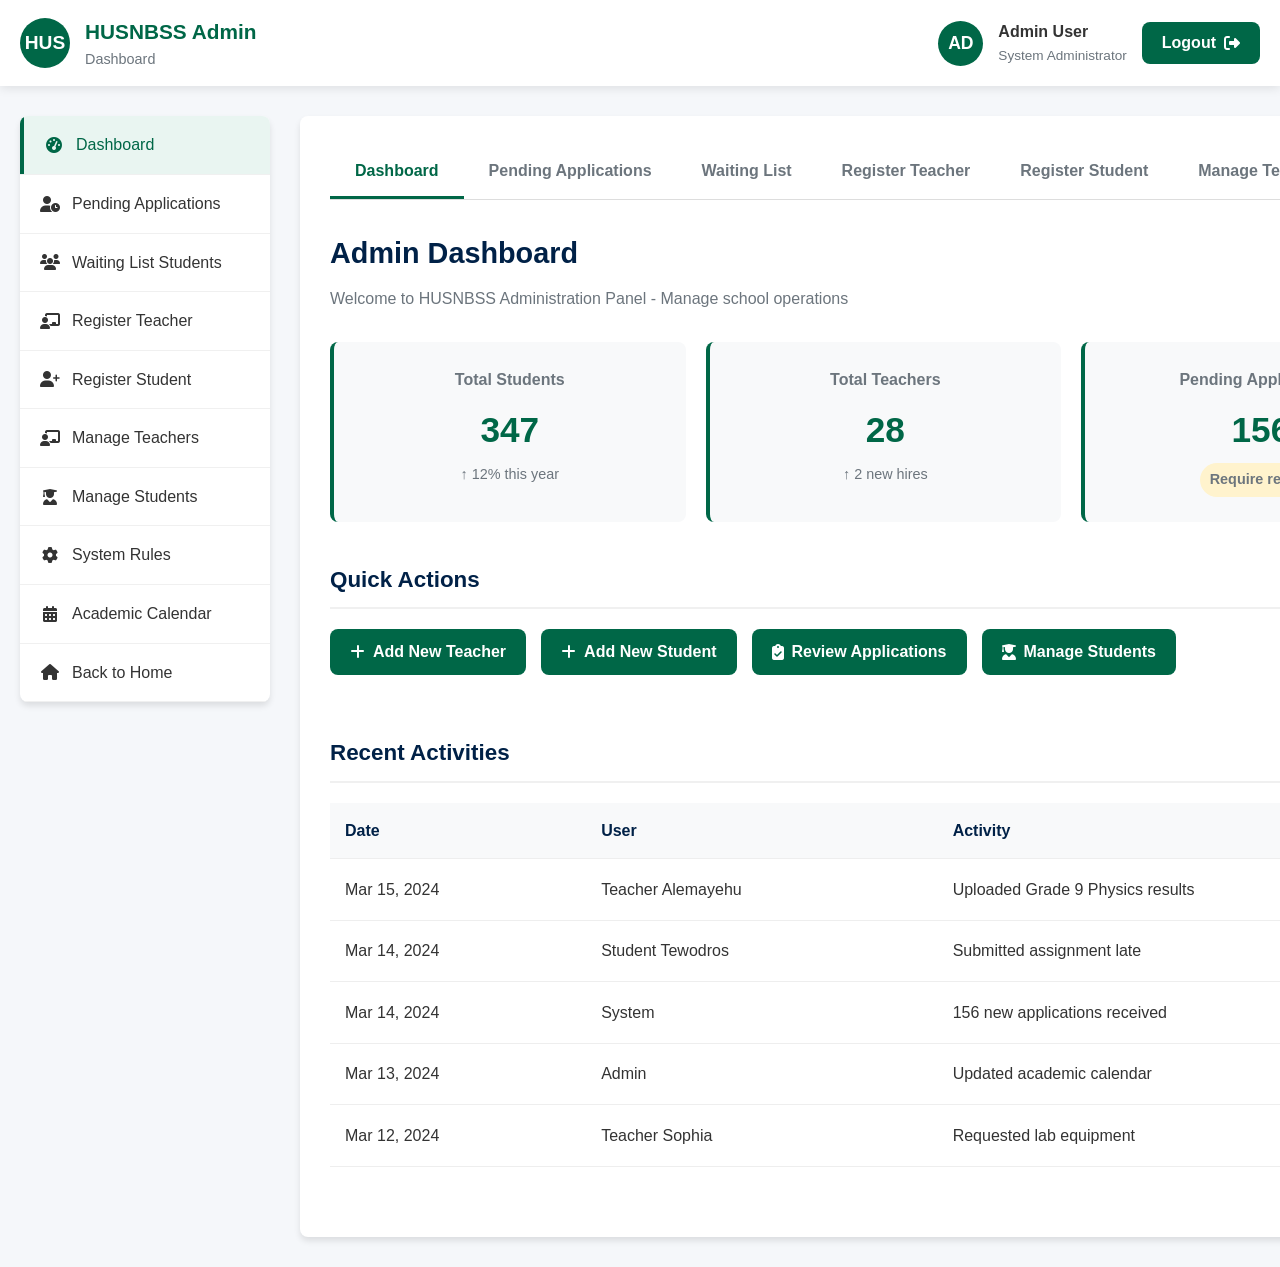
<file: finalproject (2)/finalproject/dashboard-ad.html>
<!DOCTYPE html>
<html lang="en">

<head>
    <meta charset="UTF-8">
    <meta name="viewport" content="width=device-width, initial-scale=1.0">
    <title>Admin Dashboard - HUSNBSS</title>
    <link rel="stylesheet" href="https://cdnjs.cloudflare.com/ajax/libs/font-awesome/6.4.0/css/all.min.css">
    <style>
        /* Admin Dashboard Styles */
        
         :root {
            --primary-color: #006747;
            /* Haramaya University Green */
            --secondary-color: #FDB913;
            /* Accent Gold */
            --accent-color: #002147;
            /* Dark Blue */
            --light-color: #f8f9fa;
            --dark-color: #333;
            --gray-color: #6c757d;
            --success-color: #28a745;
            --warning-color: #ffc107;
            --danger-color: #dc3545;
            --info-color: #17a2b8;
            --shadow: 0 4px 6px rgba(0, 0, 0, 0.1);
            --border-radius: 8px;
            --transition: all 0.3s ease;
        }
        
        * {
            margin: 0;
            padding: 0;
            box-sizing: border-box;
        }
        
        body {
            font-family: 'Segoe UI', Tahoma, Geneva, Verdana, sans-serif;
            line-height: 1.6;
            color: var(--dark-color);
            background-color: #f5f7fa;
            min-height: 100vh;
        }
        
        .container {
            width: 100%;
            max-width: 1400px;
            margin: 0 auto;
            padding: 0 20px;
        }
        /* Dashboard Header */
        
        .dashboard-header {
            background-color: white;
            box-shadow: 0 2px 10px rgba(0, 0, 0, 0.1);
            position: sticky;
            top: 0;
            z-index: 1000;
            padding: 15px 0;
        }
        
        .dashboard-nav {
            display: flex;
            justify-content: space-between;
            align-items: center;
        }
        
        .logo {
            display: flex;
            align-items: center;
            gap: 15px;
        }
        
        .logo-icon {
            width: 50px;
            height: 50px;
            background-color: var(--primary-color);
            color: white;
            border-radius: 50%;
            display: flex;
            align-items: center;
            justify-content: center;
            font-weight: bold;
            font-size: 1.2rem;
        }
        
        .logo-text {
            display: flex;
            flex-direction: column;
        }
        
        .logo-main {
            font-size: 1.3rem;
            font-weight: 700;
            color: var(--primary-color);
        }
        
        .logo-sub {
            font-size: 0.9rem;
            color: var(--gray-color);
        }
        
        .user-info {
            display: flex;
            align-items: center;
            gap: 15px;
        }
        
        .user-avatar {
            width: 45px;
            height: 45px;
            border-radius: 50%;
            background-color: var(--primary-color);
            color: white;
            display: flex;
            align-items: center;
            justify-content: center;
            font-weight: 700;
            font-size: 1.1rem;
        }
        
        .user-name {
            font-weight: 600;
        }
        
        .user-role {
            font-size: 0.85rem;
            color: var(--gray-color);
        }
        
        .btn-login {
            background-color: var(--primary-color);
            color: white;
            padding: 8px 20px;
            border-radius: var(--border-radius);
            font-weight: 600;
            text-decoration: none;
            display: flex;
            align-items: center;
            gap: 8px;
            transition: var(--transition);
        }
        
        .btn-login:hover {
            background-color: #005238;
        }
        /* Main Layout */
        
        .dashboard-layout {
            display: grid;
            grid-template-columns: 250px 1fr;
            gap: 30px;
            padding: 30px 0;
            min-height: calc(100vh - 80px);
        }
        /* Sidebar */
        
        .dashboard-sidebar {
            background-color: white;
            border-radius: var(--border-radius);
            box-shadow: var(--shadow);
            padding: 0;
            overflow: hidden;
            height: fit-content;
        }
        
        .sidebar-menu {
            list-style: none;
        }
        
        .sidebar-menu li {
            border-bottom: 1px solid #f0f0f0;
        }
        
        .sidebar-menu a {
            display: flex;
            align-items: center;
            gap: 12px;
            padding: 16px 20px;
            text-decoration: none;
            color: var(--dark-color);
            transition: var(--transition);
        }
        
        .sidebar-menu a:hover {
            background-color: #f8f9fa;
            color: var(--primary-color);
        }
        
        .sidebar-menu a.active {
            background-color: #e9f5f1;
            color: var(--primary-color);
            border-left: 4px solid var(--primary-color);
        }
        
        .sidebar-menu i {
            width: 20px;
            text-align: center;
        }
        /* Dashboard Content */
        
        .dashboard-content {
            background-color: white;
            border-radius: var(--border-radius);
            box-shadow: var(--shadow);
            padding: 30px;
        }
        
        .dashboard-content h1 {
            color: var(--accent-color);
            margin-bottom: 10px;
            font-size: 1.8rem;
        }
        
        .subtitle {
            color: var(--gray-color);
            margin-bottom: 30px;
            font-size: 1rem;
        }
        /* Stats Grid */
        
        .stats-grid {
            display: grid;
            grid-template-columns: repeat(auto-fit, minmax(200px, 1fr));
            gap: 20px;
            margin-bottom: 40px;
        }
        
        .stat-card {
            background-color: #f8f9fa;
            border-radius: var(--border-radius);
            padding: 25px;
            text-align: center;
            transition: var(--transition);
            border-left: 4px solid var(--primary-color);
        }
        
        .stat-card:hover {
            transform: translateY(-5px);
            box-shadow: var(--shadow);
        }
        
        .stat-card h3 {
            font-size: 1rem;
            color: var(--gray-color);
            margin-bottom: 10px;
        }
        
        .stat-card .number {
            font-size: 2.2rem;
            font-weight: 700;
            color: var(--primary-color);
            margin-bottom: 5px;
        }
        
        .stat-card .trend {
            font-size: 0.9rem;
            color: var(--gray-color);
        }
        
        .badge {
            display: inline-block;
            padding: 5px 10px;
            border-radius: 20px;
            font-size: 0.8rem;
            font-weight: 600;
        }
        
        .badge-success {
            background-color: #d4edda;
            color: #155724;
        }
        
        .badge-warning {
            background-color: #fff3cd;
            color: #856404;
        }
        
        .badge-danger {
            background-color: #f8d7da;
            color: #721c24;
        }
        
        .badge-info {
            background-color: #d1ecf1;
            color: #0c5460;
        }
        /* Sections */
        
        .section {
            margin-bottom: 40px;
        }
        
        .section h2 {
            color: var(--accent-color);
            margin-bottom: 20px;
            font-size: 1.4rem;
            padding-bottom: 10px;
            border-bottom: 2px solid #f0f0f0;
        }
        /* Tabs Navigation using CSS only */
        
        .tab-system {
            margin-bottom: 30px;
        }
        
        .tab-links {
            display: flex;
            border-bottom: 1px solid #ddd;
            margin-bottom: 30px;
            overflow-x: auto;
        }
        
        .tab-link {
            padding: 12px 25px;
            background: none;
            border: none;
            font-weight: 600;
            color: var(--gray-color);
            text-decoration: none;
            transition: var(--transition);
            position: relative;
            white-space: nowrap;
            border-bottom: 3px solid transparent;
        }
        
        .tab-link:hover {
            color: var(--primary-color);
        }
        
        .tab-link.active {
            color: var(--primary-color);
            border-bottom-color: var(--primary-color);
        }
        
        .tab-content {
            display: none;
        }
        
        .tab-content:target {
            display: block;
        }
        /* Default tab shown when no target */
        
        #dashboard {
            display: block;
        }
        /* Hide all tabs when any tab is targeted */
        
        #dashboard:target~#dashboard,
        #pending-applications:target~#pending-applications,
        #waiting-students:target~#waiting-students,
        #register-teacher:target~#register-teacher,
        #register-student:target~#register-student,
        #manage-teachers:target~#manage-teachers,
        #manage-students:target~#manage-students,
        #system-rules:target~#system-rules,
        #academic-calendar:target~#academic-calendar {
            display: none;
        }
        /* Show the targeted tab */
        
        #dashboard:target,
        #pending-applications:target,
        #waiting-students:target,
        #register-teacher:target,
        #register-student:target,
        #manage-teachers:target,
        #manage-students:target,
        #system-rules:target,
        #academic-calendar:target {
            display: block;
        }
        /* Tables */
        
        .table-responsive {
            overflow-x: auto;
        }
        
        .table {
            width: 100%;
            border-collapse: collapse;
        }
        
        .table th,
        .table td {
            padding: 15px;
            text-align: left;
            border-bottom: 1px solid #eee;
        }
        
        .table th {
            background-color: #f8f9fa;
            font-weight: 600;
            color: var(--accent-color);
            position: sticky;
            top: 0;
        }
        
        .table tr:hover {
            background-color: #f8f9fa;
        }
        /* Action Buttons */
        
        .action-buttons {
            display: flex;
            gap: 8px;
        }
        
        .btn-action {
            padding: 6px 12px;
            border-radius: var(--border-radius);
            border: none;
            font-size: 0.85rem;
            font-weight: 600;
            cursor: pointer;
            transition: var(--transition);
            display: inline-flex;
            align-items: center;
            gap: 5px;
            text-decoration: none;
        }
        
        .btn-accept {
            background-color: var(--success-color);
            color: white;
        }
        
        .btn-accept:hover {
            background-color: #218838;
        }
        
        .btn-reject {
            background-color: var(--danger-color);
            color: white;
        }
        
        .btn-reject:hover {
            background-color: #c82333;
        }
        
        .btn-remove {
            background-color: var(--danger-color);
            color: white;
        }
        
        .btn-remove:hover {
            background-color: #c82333;
        }
        
        .btn-edit {
            background-color: var(--warning-color);
            color: white;
        }
        
        .btn-edit:hover {
            background-color: #e0a800;
        }
        
        .btn-view {
            background-color: var(--info-color);
            color: white;
        }
        
        .btn-view:hover {
            background-color: #138496;
        }
        
        .btn-add {
            background-color: var(--primary-color);
            color: white;
            padding: 10px 20px;
            border-radius: var(--border-radius);
            border: none;
            font-weight: 600;
            cursor: pointer;
            display: inline-flex;
            align-items: center;
            gap: 8px;
            margin-bottom: 20px;
            transition: var(--transition);
            text-decoration: none;
        }
        
        .btn-add:hover {
            background-color: #005238;
        }
        /* Forms */
        
        .form-container {
            background-color: #f8f9fa;
            padding: 25px;
            border-radius: var(--border-radius);
            margin-bottom: 30px;
        }
        
        .form-row {
            display: grid;
            grid-template-columns: 1fr 1fr;
            gap: 20px;
            margin-bottom: 20px;
        }
        
        .form-group {
            margin-bottom: 20px;
        }
        
        .form-group label {
            display: block;
            margin-bottom: 8px;
            font-weight: 600;
            color: var(--dark-color);
        }
        
        .form-group input,
        .form-group select,
        .form-group textarea {
            width: 100%;
            padding: 12px 15px;
            border: 1px solid #ddd;
            border-radius: var(--border-radius);
            font-size: 1rem;
            transition: var(--transition);
        }
        
        .form-group input:focus,
        .form-group select:focus,
        .form-group textarea:focus {
            border-color: var(--primary-color);
            outline: none;
            box-shadow: 0 0 0 3px rgba(0, 103, 71, 0.1);
        }
        
        .form-actions {
            display: flex;
            justify-content: flex-end;
            gap: 15px;
            margin-top: 30px;
        }
        
        .btn-submit {
            background-color: var(--primary-color);
            color: white;
            padding: 12px 30px;
            border-radius: var(--border-radius);
            border: none;
            font-weight: 600;
            cursor: pointer;
            transition: var(--transition);
        }
        
        .btn-submit:hover {
            background-color: #005238;
        }
        
        .btn-cancel {
            background-color: #6c757d;
            color: white;
            padding: 12px 30px;
            border-radius: var(--border-radius);
            border: none;
            font-weight: 600;
            cursor: pointer;
            transition: var(--transition);
            text-decoration: none;
            display: inline-flex;
            align-items: center;
            justify-content: center;
        }
        
        .btn-cancel:hover {
            background-color: #545b62;
        }
        /* Search and Filter */
        
        .search-filter {
            display: flex;
            justify-content: space-between;
            margin-bottom: 20px;
            gap: 15px;
        }
        
        .search-box {
            flex: 1;
            position: relative;
        }
        
        .search-box input {
            width: 100%;
            padding: 12px 15px 12px 40px;
            border: 1px solid #ddd;
            border-radius: var(--border-radius);
            font-size: 1rem;
        }
        
        .search-box i {
            position: absolute;
            left: 15px;
            top: 50%;
            transform: translateY(-50%);
            color: var(--gray-color);
        }
        
        .filter-box select {
            padding: 12px 15px;
            border: 1px solid #ddd;
            border-radius: var(--border-radius);
            font-size: 1rem;
            min-width: 150px;
        }
        /* Calendar */
        
        .calendar {
            background-color: #f8f9fa;
            border-radius: var(--border-radius);
            padding: 20px;
        }
        
        .calendar-header {
            display: flex;
            justify-content: space-between;
            align-items: center;
            margin-bottom: 20px;
        }
        
        .calendar-header h3 {
            color: var(--accent-color);
            margin: 0;
        }
        
        .calendar-nav button {
            background: none;
            border: none;
            font-size: 1.2rem;
            cursor: pointer;
            color: var(--gray-color);
            padding: 5px 10px;
        }
        
        .calendar-grid {
            display: grid;
            grid-template-columns: repeat(7, 1fr);
            gap: 10px;
        }
        
        .calendar-day {
            padding: 10px;
            text-align: center;
            border-radius: var(--border-radius);
            min-height: 60px;
        }
        
        .calendar-day.header {
            font-weight: 600;
            color: var(--accent-color);
            background-color: #e9ecef;
        }
        
        .calendar-day.today {
            background-color: #e9f5f1;
            color: var(--primary-color);
            font-weight: 600;
        }
        
        .calendar-event {
            font-size: 0.75rem;
            background-color: var(--primary-color);
            color: white;
            padding: 2px 5px;
            border-radius: 3px;
            margin-top: 5px;
            overflow: hidden;
            text-overflow: ellipsis;
        }
        /* Status Indicators */
        
        .status-indicator {
            display: inline-flex;
            align-items: center;
            gap: 5px;
        }
        
        .status-dot {
            width: 10px;
            height: 10px;
            border-radius: 50%;
            display: inline-block;
        }
        
        .status-pending .status-dot {
            background-color: var(--warning-color);
        }
        
        .status-approved .status-dot {
            background-color: var(--success-color);
        }
        
        .status-rejected .status-dot {
            background-color: var(--danger-color);
        }
        
        .status-waiting .status-dot {
            background-color: var(--info-color);
        }
        /* Modal Styles for Confirmation */
        
        .modal {
            display: none;
            position: fixed;
            top: 0;
            left: 0;
            width: 100%;
            height: 100%;
            background-color: rgba(0, 0, 0, 0.5);
            z-index: 2000;
            align-items: center;
            justify-content: center;
        }
        
        .modal:target {
            display: flex;
        }
        
        .modal-content {
            background-color: white;
            border-radius: var(--border-radius);
            padding: 30px;
            max-width: 500px;
            width: 90%;
            box-shadow: 0 10px 30px rgba(0, 0, 0, 0.2);
        }
        
        .modal-header {
            display: flex;
            justify-content: space-between;
            align-items: center;
            margin-bottom: 20px;
        }
        
        .modal-header h3 {
            color: var(--accent-color);
            margin: 0;
        }
        
        .modal-close {
            color: var(--gray-color);
            font-size: 1.5rem;
            text-decoration: none;
            font-weight: bold;
        }
        
        .modal-actions {
            display: flex;
            justify-content: flex-end;
            gap: 15px;
            margin-top: 30px;
        }
        /* Quick Actions */
        
        .quick-actions {
            display: flex;
            gap: 15px;
            flex-wrap: wrap;
            margin-bottom: 30px;
        }
        /* Responsive Design */
        
        @media (max-width: 992px) {
            .dashboard-layout {
                grid-template-columns: 1fr;
            }
            .dashboard-sidebar {
                order: 2;
            }
            .form-row {
                grid-template-columns: 1fr;
            }
            .search-filter {
                flex-direction: column;
            }
        }
        
        @media (max-width: 768px) {
            .dashboard-nav {
                flex-direction: column;
                gap: 15px;
            }
            .user-info {
                width: 100%;
                justify-content: space-between;
            }
            .stats-grid {
                grid-template-columns: 1fr;
            }
            .tab-links {
                overflow-x: auto;
                flex-wrap: nowrap;
            }
            .table th,
            .table td {
                padding: 10px 8px;
                font-size: 0.9rem;
            }
            .action-buttons {
                flex-direction: column;
                gap: 5px;
            }
            .btn-action {
                padding: 5px 8px;
                font-size: 0.8rem;
            }
            .quick-actions {
                flex-direction: column;
            }
        }
        /* CSS-only mobile menu */
        
        .mobile-menu-btn {
            display: none;
            font-size: 1.5rem;
            cursor: pointer;
            color: var(--primary-color);
        }
        
        .mobile-menu-checkbox {
            display: none;
        }
        
        @media (max-width: 768px) {
            .mobile-menu-btn {
                display: block;
                position: absolute;
                top: 20px;
                right: 20px;
            }
            .dashboard-sidebar {
                display: none;
                position: fixed;
                top: 0;
                left: 0;
                width: 100%;
                height: 100%;
                background-color: white;
                z-index: 3000;
                padding-top: 60px;
                overflow-y: auto;
            }
            .mobile-menu-checkbox:checked~.dashboard-sidebar {
                display: block;
            }
            .mobile-menu-checkbox:checked~.mobile-menu-btn .fa-bars::before {
                content: "\f00d";
            }
        }
    </style>
</head>

<body class="dashboard">
    <!-- Dashboard Header -->
    <header class="dashboard-header">
        <div class="container">
            <div class="dashboard-nav">
                <div class="logo">
                    <div class="logo-icon">HUS</div>
                    <div class="logo-text">
                        <span class="logo-main">HUSNBSS Admin</span>
                        <span class="logo-sub">Dashboard</span>
                    </div>
                </div>

                <div class="user-info">
                    <div class="user-avatar">AD</div>
                    <div>
                        <div class="user-name">Admin User</div>
                        <div class="user-role">System Administrator</div>
                    </div>
                    <a href="index.html" class="btn-login">Logout <i class="fas fa-sign-out-alt"></i></a>
                </div>

                <!-- Mobile menu button -->
                <label for="mobile-menu-toggle" class="mobile-menu-btn">
                    <i class="fas fa-bars"></i>
                </label>
            </div>
        </div>
    </header>

    <!-- Main Content -->
    <main class="dashboard-main">
        <div class="container">
            <!-- Mobile menu checkbox -->
            <input type="checkbox" id="mobile-menu-toggle" class="mobile-menu-checkbox">

            <div class="dashboard-layout">
                <!-- Sidebar -->
                <aside class="dashboard-sidebar">
                    <ul class="sidebar-menu">
                        <li><a href="#dashboard" class="active"><i class="fas fa-tachometer-alt"></i> Dashboard</a></li>
                        <li><a href="#pending-applications"><i class="fas fa-user-clock"></i> Pending Applications</a></li>
                        <li><a href="#waiting-students"><i class="fas fa-users"></i> Waiting List Students</a></li>
                        <li><a href="#register-teacher"><i class="fas fa-chalkboard-teacher"></i> Register Teacher</a></li>
                        <li><a href="#register-student"><i class="fas fa-user-plus"></i> Register Student</a></li>
                        <li><a href="#manage-teachers"><i class="fas fa-chalkboard-teacher"></i> Manage Teachers</a></li>
                        <li><a href="#manage-students"><i class="fas fa-user-graduate"></i> Manage Students</a></li>
                        <li><a href="#system-rules"><i class="fas fa-cog"></i> System Rules</a></li>
                        <li><a href="#academic-calendar"><i class="fas fa-calendar-alt"></i> Academic Calendar</a></li>
                        <li><a href="index.html"><i class="fas fa-home"></i> Back to Home</a></li>
                    </ul>
                </aside>

                <!-- Content Area -->
                <section class="dashboard-content">
                    <!-- Tab Navigation -->
                    <div class="tab-system">
                        <div class="tab-links">
                            <a href="#dashboard" class="tab-link active">Dashboard</a>
                            <a href="#pending-applications" class="tab-link">Pending Applications</a>
                            <a href="#waiting-students" class="tab-link">Waiting List</a>
                            <a href="#register-teacher" class="tab-link">Register Teacher</a>
                            <a href="#register-student" class="tab-link">Register Student</a>
                            <a href="#manage-teachers" class="tab-link">Manage Teachers</a>
                            <a href="#manage-students" class="tab-link">Manage Students</a>
                            <a href="#system-rules" class="tab-link">System Rules</a>
                            <a href="#academic-calendar" class="tab-link">Calendar</a>
                        </div>

                        <!-- Dashboard Overview -->
                        <div id="dashboard" class="tab-content active">
                            <h1>Admin Dashboard</h1>
                            <p class="subtitle">Welcome to HUSNBSS Administration Panel - Manage school operations</p>

                            <!-- Stats Cards -->
                            <div class="stats-grid">
                                <div class="stat-card">
                                    <h3>Total Students</h3>
                                    <div class="number">347</div>
                                    <div class="trend">↑ 12% this year</div>
                                </div>
                                <div class="stat-card">
                                    <h3>Total Teachers</h3>
                                    <div class="number">28</div>
                                    <div class="trend">↑ 2 new hires</div>
                                </div>
                                <div class="stat-card">
                                    <h3>Pending Applications</h3>
                                    <div class="number">156</div>
                                    <div class="trend badge badge-warning">Require review</div>
                                </div>
                                <div class="stat-card">
                                    <h3>Waiting List</h3>
                                    <div class="number">42</div>
                                    <div class="trend badge badge-info">Awaiting spots</div>
                                </div>
                            </div>

                            <!-- Quick Actions -->
                            <div class="section">
                                <h2>Quick Actions</h2>
                                <div class="quick-actions">
                                    <a href="#register-teacher" class="btn-add">
                                        <i class="fas fa-plus"></i> Add New Teacher
                                    </a>
                                    <a href="#register-student" class="btn-add">
                                        <i class="fas fa-plus"></i> Add New Student
                                    </a>
                                    <a href="#pending-applications" class="btn-add">
                                        <i class="fas fa-clipboard-check"></i> Review Applications
                                    </a>
                                    <a href="#manage-students" class="btn-add">
                                        <i class="fas fa-user-graduate"></i> Manage Students
                                    </a>
                                </div>
                            </div>

                            <!-- Recent Activities -->
                            <div class="section">
                                <h2>Recent Activities</h2>
                                <div class="table-responsive">
                                    <table class="table">
                                        <thead>
                                            <tr>
                                                <th>Date</th>
                                                <th>User</th>
                                                <th>Activity</th>
                                                <th>Status</th>
                                            </tr>
                                        </thead>
                                        <tbody>
                                            <tr>
                                                <td>Mar 15, 2024</td>
                                                <td>Teacher Alemayehu</td>
                                                <td>Uploaded Grade 9 Physics results</td>
                                                <td><span class="badge badge-success">Completed</span></td>
                                            </tr>
                                            <tr>
                                                <td>Mar 14, 2024</td>
                                                <td>Student Tewodros</td>
                                                <td>Submitted assignment late</td>
                                                <td><span class="badge badge-warning">Pending</span></td>
                                            </tr>
                                            <tr>
                                                <td>Mar 14, 2024</td>
                                                <td>System</td>
                                                <td>156 new applications received</td>
                                                <td><span class="badge badge-warning">Requires Review</span></td>
                                            </tr>
                                            <tr>
                                                <td>Mar 13, 2024</td>
                                                <td>Admin</td>
                                                <td>Updated academic calendar</td>
                                                <td><span class="badge badge-success">Completed</span></td>
                                            </tr>
                                            <tr>
                                                <td>Mar 12, 2024</td>
                                                <td>Teacher Sophia</td>
                                                <td>Requested lab equipment</td>
                                                <td><span class="badge badge-success">Approved</span></td>
                                            </tr>
                                        </tbody>
                                    </table>
                                </div>
                            </div>
                        </div>

                        <!-- Pending Applications -->
                        <div id="pending-applications" class="tab-content">
                            <h1>Pending Applications</h1>
                            <p class="subtitle">Review and process student applications for admission</p>

                            <!-- Search and Filter -->
                            <div class="search-filter">
                                <div class="search-box">
                                    <i class="fas fa-search"></i>
                                    <input type="text" placeholder="Search applications by name, ID or grade...">
                                </div>
                                <div class="filter-box">
                                    <select>
                                        <option value="all">All Status</option>
                                        <option value="pending">Pending</option>
                                        <option value="reviewed">Reviewed</option>
                                        <option value="waiting">Waiting List</option>
                                    </select>
                                </div>
                            </div>

                            <div class="table-responsive">
                                <table class="table">
                                    <thead>
                                        <tr>
                                            <th>App ID</th>
                                            <th>Student Name</th>
                                            <th>Grade 8 Score</th>
                                            <th>Applied Date</th>
                                            <th>Status</th>
                                            <th>Actions</th>
                                        </tr>
                                    </thead>
                                    <tbody>
                                        <tr>
                                            <td>APP2024001</td>
                                            <td>Abebe Kebede</td>
                                            <td>92%</td>
                                            <td>Mar 10, 2024</td>
                                            <td><span class="status-indicator status-pending"><span class="status-dot"></span> Pending</span>
                                            </td>
                                            <td class="action-buttons">
                                                <a href="#accept-modal" class="btn-action btn-accept"><i class="fas fa-check"></i> Accept</a>
                                                <a href="#reject-modal" class="btn-action btn-reject"><i class="fas fa-times"></i> Reject</a>
                                                <a href="#view-application" class="btn-action btn-view"><i class="fas fa-eye"></i> View</a>
                                            </td>
                                        </tr>
                                        <tr>
                                            <td>APP2024002</td>
                                            <td>Selamawit Assefa</td>
                                            <td>88%</td>
                                            <td>Mar 9, 2024</td>
                                            <td><span class="status-indicator status-pending"><span class="status-dot"></span> Pending</span>
                                            </td>
                                            <td class="action-buttons">
                                                <a href="#accept-modal" class="btn-action btn-accept"><i class="fas fa-check"></i> Accept</a>
                                                <a href="#reject-modal" class="btn-action btn-reject"><i class="fas fa-times"></i> Reject</a>
                                                <a href="#view-application" class="btn-action btn-view"><i class="fas fa-eye"></i> View</a>
                                            </td>
                                        </tr>
                                        <tr>
                                            <td>APP2024003</td>
                                            <td>Getachew Tesfaye</td>
                                            <td>85%</td>
                                            <td>Mar 8, 2024</td>
                                            <td><span class="status-indicator status-pending"><span class="status-dot"></span> Pending</span>
                                            </td>
                                            <td class="action-buttons">
                                                <a href="#accept-modal" class="btn-action btn-accept"><i class="fas fa-check"></i> Accept</a>
                                                <a href="#reject-modal" class="btn-action btn-reject"><i class="fas fa-times"></i> Reject</a>
                                                <a href="#view-application" class="btn-action btn-view"><i class="fas fa-eye"></i> View</a>
                                            </td>
                                        </tr>
                                        <tr>
                                            <td>APP2024004</td>
                                            <td>Meron Solomon</td>
                                            <td>96%</td>
                                            <td>Mar 7, 2024</td>
                                            <td><span class="status-indicator status-pending"><span class="status-dot"></span> Pending</span>
                                            </td>
                                            <td class="action-buttons">
                                                <a href="#accept-modal" class="btn-action btn-accept"><i class="fas fa-check"></i> Accept</a>
                                                <a href="#reject-modal" class="btn-action btn-reject"><i class="fas fa-times"></i> Reject</a>
                                                <a href="#view-application" class="btn-action btn-view"><i class="fas fa-eye"></i> View</a>
                                            </td>
                                        </tr>
                                        <tr>
                                            <td>APP2024005</td>
                                            <td>Yohannes Girma</td>
                                            <td>81%</td>
                                            <td>Mar 6, 2024</td>
                                            <td><span class="status-indicator status-pending"><span class="status-dot"></span> Pending</span>
                                            </td>
                                            <td class="action-buttons">
                                                <a href="#accept-modal" class="btn-action btn-accept"><i class="fas fa-check"></i> Accept</a>
                                                <a href="#reject-modal" class="btn-action btn-reject"><i class="fas fa-times"></i> Reject</a>
                                                <a href="#view-application" class="btn-action btn-view"><i class="fas fa-eye"></i> View</a>
                                            </td>
                                        </tr>
                                    </tbody>
                                </table>
                            </div>
                        </div>

                        <!-- Waiting List Students -->
                        <div id="waiting-students" class="tab-content">
                            <h1>Waiting List Students</h1>
                            <p class="subtitle">Students approved but waiting for available spots in the school</p>

                            <a href="#add-waiting-modal" class="btn-add">
                                <i class="fas fa-plus"></i> Add Student to Waiting List
                            </a>

                            <div class="table-responsive">
                                <table class="table">
                                    <thead>
                                        <tr>
                                            <th>Student ID</th>
                                            <th>Student Name</th>
                                            <th>Grade 8 Score</th>
                                            <th>Added to List</th>
                                            <th>Priority</th>
                                            <th>Expected Entry</th>
                                            <th>Actions</th>
                                        </tr>
                                    </thead>
                                    <tbody>
                                        <tr>
                                            <td>WL001</td>
                                            <td>Kebede Mulugeta</td>
                                            <td>89%</td>
                                            <td>Feb 15, 2024</td>
                                            <td><span class="badge badge-warning">High</span></td>
                                            <td>Sep 2024</td>
                                            <td class="action-buttons">
                                                <a href="#admit-modal" class="btn-action btn-accept"><i class="fas fa-user-check"></i> Admit</a>
                                                <a href="#remove-waiting-modal" class="btn-action btn-remove"><i class="fas fa-trash"></i> Remove</a>
                                            </td>
                                        </tr>
                                        <tr>
                                            <td>WL002</td>
                                            <td>Selam Tarekegn</td>
                                            <td>87%</td>
                                            <td>Feb 20, 2024</td>
                                            <td><span class="badge badge-warning">High</span></td>
                                            <td>Sep 2024</td>
                                            <td class="action-buttons">
                                                <a href="#admit-modal" class="btn-action btn-accept"><i class="fas fa-user-check"></i> Admit</a>
                                                <a href="#remove-waiting-modal" class="btn-action btn-remove"><i class="fas fa-trash"></i> Remove</a>
                                            </td>
                                        </tr>
                                        <tr>
                                            <td>WL003</td>
                                            <td>Daniel Kebede</td>
                                            <td>84%</td>
                                            <td>Mar 1, 2024</td>
                                            <td><span class="badge badge-info">Medium</span></td>
                                            <td>Jan 2025</td>
                                            <td class="action-buttons">
                                                <a href="#admit-modal" class="btn-action btn-accept"><i class="fas fa-user-check"></i> Admit</a>
                                                <a href="#remove-waiting-modal" class="btn-action btn-remove"><i class="fas fa-trash"></i> Remove</a>
                                            </td>
                                        </tr>
                                        <tr>
                                            <td>WL004</td>
                                            <td>Martha Alemu</td>
                                            <td>86%</td>
                                            <td>Mar 5, 2024</td>
                                            <td><span class="badge badge-info">Medium</span></td>
                                            <td>Jan 2025</td>
                                            <td class="action-buttons">
                                                <a href="#admit-modal" class="btn-action btn-accept"><i class="fas fa-user-check"></i> Admit</a>
                                                <a href="#remove-waiting-modal" class="btn-action btn-remove"><i class="fas fa-trash"></i> Remove</a>
                                            </td>
                                        </tr>
                                    </tbody>
                                </table>
                            </div>
                        </div>

                        <!-- Register Teacher -->
                        <div id="register-teacher" class="tab-content">
                            <h1>Register New Teacher</h1>
                            <p class="subtitle">Add a new teacher to the HUSNBSS system</p>

                            <div class="form-container">
                                <form id="teacherForm">
                                    <div class="form-row">
                                        <div class="form-group">
                                            <label for="teacherFirstName">First Name *</label>
                                            <input type="text" id="teacherFirstName" required>
                                        </div>
                                        <div class="form-group">
                                            <label for="teacherLastName">Last Name *</label>
                                            <input type="text" id="teacherLastName" required>
                                        </div>
                                    </div>

                                    <div class="form-row">
                                        <div class="form-group">
                                            <label for="teacherEmail">Email Address *</label>
                                            <input type="email" id="teacherEmail" required>
                                        </div>
                                        <div class="form-group">
                                            <label for="teacherPhone">Phone Number *</label>
                                            <input type="tel" id="teacherPhone" required>
                                        </div>
                                    </div>

                                    <div class="form-row">
                                        <div class="form-group">
                                            <label for="teacherSubject">Subject Specialization *</label>
                                            <select id="teacherSubject" required>
                                                <option value="">Select Subject</option>
                                                <option value="mathematics">Mathematics</option>
                                                <option value="physics">Physics</option>
                                                <option value="chemistry">Chemistry</option>
                                                <option value="biology">Biology</option>
                                                <option value="english">English</option>
                                                <option value="ict">ICT</option>
                                                <option value="amharic">Amharic</option>
                                            </select>
                                        </div>
                                        <div class="form-group">
                                            <label for="teacherGrade">Assigned Grade Level *</label>
                                            <select id="teacherGrade" required>
                                                <option value="">Select Grade</option>
                                                <option value="9">Grade 9</option>
                                                <option value="10">Grade 10</option>
                                                <option value="11">Grade 11</option>
                                                <option value="12">Grade 12</option>
                                            </select>
                                        </div>
                                    </div>

                                    <div class="form-row">
                                        <div class="form-group">
                                            <label for="teacherQualification">Highest Qualification *</label>
                                            <select id="teacherQualification" required>
                                                <option value="">Select Qualification</option>
                                                <option value="phd">PhD</option>
                                                <option value="masters">Master's Degree</option>
                                                <option value="bachelors">Bachelor's Degree</option>
                                            </select>
                                        </div>
                                        <div class="form-group">
                                            <label for="teacherExperience">Years of Experience *</label>
                                            <input type="number" id="teacherExperience" min="0" required>
                                        </div>
                                    </div>

                                    <div class="form-group">
                                        <label for="teacherAddress">Address</label>
                                        <textarea id="teacherAddress" rows="2"></textarea>
                                    </div>

                                    <div class="form-actions">
                                        <a href="#dashboard" class="btn-cancel">Cancel</a>
                                        <button type="submit" class="btn-submit">Register Teacher</button>
                                    </div>
                                </form>
                            </div>
                        </div>

                        <!-- Register Student -->
                        <div id="register-student" class="tab-content">
                            <h1>Register New Student</h1>
                            <p class="subtitle">Manually add a student to the HUSNBSS system</p>

                            <div class="form-container">
                                <form id="studentForm">
                                    <div class="form-row">
                                        <div class="form-group">
                                            <label for="studentFirstName">First Name *</label>
                                            <input type="text" id="studentFirstName" required>
                                        </div>
                                        <div class="form-group">
                                            <label for="studentLastName">Last Name *</label>
                                            <input type="text" id="studentLastName" required>
                                        </div>
                                    </div>

                                    <div class="form-row">
                                        <div class="form-group">
                                            <label for="studentGender">Gender *</label>
                                            <select id="studentGender" required>
                                                <option value="">Select Gender</option>
                                                <option value="male">Male</option>
                                                <option value="female">Female</option>
                                            </select>
                                        </div>
                                        <div class="form-group">
                                            <label for="studentDOB">Date of Birth *</label>
                                            <input type="date" id="studentDOB" required>
                                        </div>
                                    </div>

                                    <div class="form-row">
                                        <div class="form-group">
                                            <label for="studentGrade">Grade Level *</label>
                                            <select id="studentGrade" required>
                                                <option value="">Select Grade</option>
                                                <option value="9">Grade 9</option>
                                                <option value="10">Grade 10</option>
                                                <option value="11">Grade 11</option>
                                                <option value="12">Grade 12</option>
                                            </select>
                                        </div>
                                        <div class="form-group">
                                            <label for="studentSection">Section *</label>
                                            <select id="studentSection" required>
                                                <option value="">Select Section</option>
                                                <option value="A">Section A</option>
                                                <option value="B">Section B</option>
                                                <option value="C">Section C</option>
                                            </select>
                                        </div>
                                    </div>

                                    <div class="form-row">
                                        <div class="form-group">
                                            <label for="studentParentName">Parent/Guardian Name *</label>
                                            <input type="text" id="studentParentName" required>
                                        </div>
                                        <div class="form-group">
                                            <label for="studentParentPhone">Parent Phone *</label>
                                            <input type="tel" id="studentParentPhone" required>
                                        </div>
                                    </div>

                                    <div class="form-row">
                                        <div class="form-group">
                                            <label for="studentAddress">Address *</label>
                                            <input type="text" id="studentAddress" required>
                                        </div>
                                        <div class="form-group">
                                            <label for="studentScore">Grade 8 Score (%) *</label>
                                            <input type="number" id="studentScore" min="80" max="100" step="0.1" required>
                                        </div>
                                    </div>

                                    <div class="form-actions">
                                        <a href="#dashboard" class="btn-cancel">Cancel</a>
                                        <button type="submit" class="btn-submit">Register Student</button>
                                    </div>
                                </form>
                            </div>
                        </div>

                        <!-- Manage Teachers -->
                        <div id="manage-teachers" class="tab-content">
                            <h1>Manage Teachers</h1>
                            <p class="subtitle">View, edit, or remove teachers from the system</p>

                            <!-- Search and Filter -->
                            <div class="search-filter">
                                <div class="search-box">
                                    <i class="fas fa-search"></i>
                                    <input type="text" placeholder="Search teachers by name or subject...">
                                </div>
                                <div class="filter-box">
                                    <select>
                                        <option value="all">All Subjects</option>
                                        <option value="mathematics">Mathematics</option>
                                        <option value="physics">Physics</option>
                                        <option value="chemistry">Chemistry</option>
                                    </select>
                                </div>
                            </div>

                            <div class="table-responsive">
                                <table class="table">
                                    <thead>
                                        <tr>
                                            <th>Teacher ID</th>
                                            <th>Name</th>
                                            <th>Subject</th>
                                            <th>Grade Level</th>
                                            <th>Qualification</th>
                                            <th>Status</th>
                                            <th>Actions</th>
                                        </tr>
                                    </thead>
                                    <tbody>
                                        <tr>
                                            <td>T001</td>
                                            <td>Alemayehu Kebede</td>
                                            <td>Physics</td>
                                            <td>Grades 9-10</td>
                                            <td>Master's Degree</td>
                                            <td><span class="badge badge-success">Active</span></td>
                                            <td class="action-buttons">
                                                <a href="#edit-teacher" class="btn-action btn-edit"><i class="fas fa-edit"></i> Edit</a>
                                                <a href="#remove-teacher-modal" class="btn-action btn-remove"><i class="fas fa-trash"></i> Remove</a>
                                            </td>
                                        </tr>
                                        <tr>
                                            <td>T002</td>
                                            <td>Sophia Mohammed</td>
                                            <td>Mathematics</td>
                                            <td>Grades 11-12</td>
                                            <td>Master's Degree</td>
                                            <td><span class="badge badge-success">Active</span></td>
                                            <td class="action-buttons">
                                                <a href="#edit-teacher" class="btn-action btn-edit"><i class="fas fa-edit"></i> Edit</a>
                                                <a href="#remove-teacher-modal" class="btn-action btn-remove"><i class="fas fa-trash"></i> Remove</a>
                                            </td>
                                        </tr>
                                        <tr>
                                            <td>T003</td>
                                            <td>Yohannes Getachew</td>
                                            <td>Chemistry</td>
                                            <td>Grades 10-11</td>
                                            <td>Master's Degree</td>
                                            <td><span class="badge badge-warning">On Leave</span></td>
                                            <td class="action-buttons">
                                                <a href="#edit-teacher" class="btn-action btn-edit"><i class="fas fa-edit"></i> Edit</a>
                                                <a href="#remove-teacher-modal" class="btn-action btn-remove"><i class="fas fa-trash"></i> Remove</a>
                                            </td>
                                        </tr>
                                        <tr>
                                            <td>T004</td>
                                            <td>Marta Asfaw</td>
                                            <td>Biology</td>
                                            <td>Grades 9-12</td>
                                            <td>PhD</td>
                                            <td><span class="badge badge-success">Active</span></td>
                                            <td class="action-buttons">
                                                <a href="#edit-teacher" class="btn-action btn-edit"><i class="fas fa-edit"></i> Edit</a>
                                                <a href="#remove-teacher-modal" class="btn-action btn-remove"><i class="fas fa-trash"></i> Remove</a>
                                            </td>
                                        </tr>
                                    </tbody>
                                </table>
                            </div>

                            <div style="margin-top: 30px; padding: 20px; background-color: #f8f9fa; border-radius: var(--border-radius);">
                                <h3><i class="fas fa-exclamation-triangle" style="color: var(--danger-color);"></i> Important: Removing Teachers</h3>
                                <p>When removing a teacher from the system:</p>
                                <ul style="margin-top: 10px; padding-left: 20px;">
                                    <li>All associated classes will be reassigned to other teachers</li>
                                    <li>Student grades and records will be preserved</li>
                                    <li>The teacher's account will be permanently deleted</li>
                                    <li>An email notification will be sent to the teacher</li>
                                </ul>
                            </div>
                        </div>

                        <!-- Manage Students -->
                        <div id="manage-students" class="tab-content">
                            <h1>Manage Students</h1>
                            <p class="subtitle">View, edit, or remove students from the system</p>

                            <!-- Search and Filter -->
                            <div class="search-filter">
                                <div class="search-box">
                                    <i class="fas fa-search"></i>
                                    <input type="text" placeholder="Search students by name or ID...">
                                </div>
                                <div class="filter-box">
                                    <select>
                                        <option value="all">All Grades</option>
                                        <option value="9">Grade 9</option>
                                        <option value="10">Grade 10</option>
                                        <option value="11">Grade 11</option>
                                        <option value="12">Grade 12</option>
                                    </select>
                                </div>
                            </div>

                            <div class="table-responsive">
                                <table class="table">
                                    <thead>
                                        <tr>
                                            <th>Student ID</th>
                                            <th>Name</th>
                                            <th>Grade</th>
                                            <th>Section</th>
                                            <th>Grade 8 Score</th>
                                            <th>GPA</th>
                                            <th>Status</th>
                                            <th>Actions</th>
                                        </tr>
                                    </thead>
                                    <tbody>
                                        <tr>
                                            <td>S001</td>
                                            <td>Kebede Mulugeta</td>
                                            <td>9</td>
                                            <td>A</td>
                                            <td>89%</td>
                                            <td>4.0</td>
                                            <td><span class="badge badge-success">Active</span></td>
                                            <td class="action-buttons">
                                                <a href="#edit-student" class="btn-action btn-edit"><i class="fas fa-edit"></i> Edit</a>
                                                <a href="#remove-student-modal" class="btn-action btn-remove"><i class="fas fa-trash"></i> Remove</a>
                                            </td>
                                        </tr>
                                        <tr>
                                            <td>S002</td>
                                            <td>Selam Tarekegn</td>
                                            <td>10</td>
                                            <td>B</td>
                                            <td>87%</td>
                                            <td>3.8</td>
                                            <td><span class="badge badge-success">Active</span></td>
                                            <td class="action-buttons">
                                                <a href="#edit-student" class="btn-action btn-edit"><i class="fas fa-edit"></i> Edit</a>
                                                <a href="#remove-student-modal" class="btn-action btn-remove"><i class="fas fa-trash"></i> Remove</a>
                                            </td>
                                        </tr>
                                        <tr>
                                            <td>S003</td>
                                            <td>Daniel Kebede</td>
                                            <td>11</td>
                                            <td>A</td>
                                            <td>84%</td>
                                            <td>3.5</td>
                                            <td><span class="badge badge-warning">Probation</span></td>
                                            <td class="action-buttons">
                                                <a href="#edit-student" class="btn-action btn-edit"><i class="fas fa-edit"></i> Edit</a>
                                                <a href="#remove-student-modal" class="btn-action btn-remove"><i class="fas fa-trash"></i> Remove</a>
                                            </td>
                                        </tr>
                                        <tr>
                                            <td>S004</td>
                                            <td>Martha Alemu</td>
                                            <td>12</td>
                                            <td>C</td>
                                            <td>86%</td>
                                            <td>3.9</td>
                                            <td><span class="badge badge-success">Active</span></td>
                                            <td class="action-buttons">
                                                <a href="#edit-student" class="btn-action btn-edit"><i class="fas fa-edit"></i> Edit</a>
                                                <a href="#remove-student-modal" class="btn-action btn-remove"><i class="fas fa-trash"></i> Remove</a>
                                            </td>
                                        </tr>
                                    </tbody>
                                </table>
                            </div>

                            <div style="margin-top: 30px; padding: 20px; background-color: #f8f9fa; border-radius: var(--border-radius);">
                                <h3><i class="fas fa-exclamation-triangle" style="color: var(--danger-color);"></i> Important: Removing Students</h3>
                                <p>When removing a student from the system:</p>
                                <ul style="margin-top: 10px; padding-left: 20px;">
                                    <li>All academic records will be archived for 5 years</li>
                                    <li>The student's account will be deactivated immediately</li>
                                    <li>Parents/guardians will be notified by email</li>
                                    <li>Any pending fees will be calculated and invoiced</li>
                                    <li>The spot will become available for waiting list students</li>
                                </ul>
                            </div>
                        </div>

                        <!-- System Rules -->
                        <div id="system-rules" class="tab-content">
                            <h1>System Rules & Admin Guidelines</h1>
                            <p class="subtitle">Rules and guidelines for HUSNBSS system administration</p>

                            <div class="form-container">
                                <h3><i class="fas fa-user-shield" style="color: var(--primary-color);"></i> Admin User Rules</h3>
                                <ul style="margin-top: 15px; padding-left: 20px; margin-bottom: 30px;">
                                    <li>Admin users have full access to all system functions</li>
                                    <li>Admins can register, edit, and remove teachers and students</li>
                                    <li>Admins must verify teacher qualifications before registration</li>
                                    <li>Admins must ensure student eligibility (80%+ Grade 8 score)</li>
                                    <li>Admins should maintain student-teacher ratio (25:1 maximum)</li>
                                    <li>All admin actions are logged for accountability</li>
                                </ul>

                                <h3><i class="fas fa-user-plus" style="color: var(--primary-color);"></i> Teacher Registration Rules</h3>
                                <ul style="margin-top: 15px; padding-left: 20px; margin-bottom: 30px;">
                                    <li>All teachers must hold at least a Master's degree in their subject</li>
                                    <li>Teachers must provide proof of qualification during registration</li>
                                    <li>Maximum teaching load: 24 periods per week</li>
                                    <li>Teachers can be assigned to multiple grade levels</li>
                                    <li>Teachers removed from system must have their classes reassigned</li>
                                </ul>

                                <h3><i class="fas fa-user-graduate" style="color: var(--primary-color);"></i> Student Registration Rules</h3>
                                <ul style="margin-top: 15px; padding-left: 20px; margin-bottom: 30px;">
                                    <li>Minimum Grade 8 score: 80% (national exam)</li>
                                    <li>Maximum class size: 25 students per section</li>
                                    <li>Students must maintain 75% attendance to remain enrolled</li>
                                    <li>Students with GPA below 2.0 are placed on academic probation</li>
                                    <li>Waiting list students are prioritized by Grade 8 score and application date</li>
                                </ul>

                                <h3><i class="fas fa-trash-alt" style="color: var(--danger-color);"></i> Removal Procedures</h3>
                                <ul style="margin-top: 15px; padding-left: 20px; margin-bottom: 30px;">
                                    <li>Teachers: 30-day notice period before removal (except for misconduct)</li>
                                    <li>Students: Parent/guardian notification required before removal</li>
                                    <li>All removals require approval from school principal</li>
                                    <li>Removed users' data is archived for 5 years</li>
                                    <li>Replacement must be arranged before removing key staff</li>
                                </ul>
                            </div>
                        </div>

                        <!-- Calendar Section -->
                        <div id="academic-calendar" class="tab-content">
                            <h1>Academic Calendar</h1>
                            <p class="subtitle">Manage school events, holidays, and academic schedule</p>

                            <div class="calendar">
                                <div class="calendar-header">
                                    <h3>March 2024</h3>
                                    <div class="calendar-nav">
                                        <button><i class="fas fa-chevron-left"></i></button>
                                        <button><i class="fas fa-chevron-right"></i></button>
                                    </div>
                                </div>
                                <div class="calendar-grid">
                                    <div class="calendar-day header">Sun</div>
                                    <div class="calendar-day header">Mon</div>
                                    <div class="calendar-day header">Tue</div>
                                    <div class="calendar-day header">Wed</div>
                                    <div class="calendar-day header">Thu</div>
                                    <div class="calendar-day header">Fri</div>
                                    <div class="calendar-day header">Sat</div>

                                    <!-- Calendar days would be populated here -->
                                    <div class="calendar-day">25</div>
                                    <div class="calendar-day">26</div>
                                    <div class="calendar-day">27</div>
                                    <div class="calendar-day">28</div>
                                    <div class="calendar-day">29</div>
                                    <div class="calendar-day">1</div>
                                    <div class="calendar-day">2</div>
                                    <div class="calendar-day">3</div>
                                    <div class="calendar-day">4</div>
                                    <div class="calendar-day">5</div>
                                    <div class="calendar-day">6</div>
                                    <div class="calendar-day today">
                                        7
                                        <div class="calendar-event">Staff Meeting</div>
                                    </div>
                                    <div class="calendar-day">8</div>
                                    <div class="calendar-day">9</div>
                                    <div class="calendar-day">10</div>
                                    <div class="calendar-day">11</div>
                                    <div class="calendar-day">
                                        12
                                        <div class="calendar-event">Parent-Teacher Conference</div>
                                    </div>
                                    <div class="calendar-day">13</div>
                                    <div class="calendar-day">14</div>
                                    <div class="calendar-day">15</div>
                                    <div class="calendar-day">16</div>
                                    <div class="calendar-day">17</div>
                                    <div class="calendar-day">18</div>
                                    <div class="calendar-day">19</div>
                                    <div class="calendar-day">20</div>
                                    <div class="calendar-day">
                                        21
                                        <div class="calendar-event">Midterm Exams</div>
                                    </div>
                                    <div class="calendar-day">22</div>
                                    <div class="calendar-day">23</div>
                                    <div class="calendar-day">24</div>
                                    <div class="calendar-day">25</div>
                                    <div class="calendar-day">26</div>
                                    <div class="calendar-day">27</div>
                                    <div class="calendar-day">28</div>
                                    <div class="calendar-day">29</div>
                                    <div class="calendar-day">30</div>
                                    <div class="calendar-day">31</div>
                                </div>
                            </div>

                            <div style="margin-top: 30px;">
                                <a href="#add-event-modal" class="btn-add">
                                    <i class="fas fa-plus"></i> Add New Event to Calendar
                                </a>
                            </div>
                        </div>
                    </div>
                </section>
            </div>
        </div>
    </main>

    <!-- Modals (Hidden by default, shown when targeted) -->
    <!-- Accept Application Modal -->
    <div id="accept-modal" class="modal">
        <div class="modal-content">
            <div class="modal-header">
                <h3>Accept Student Application</h3>
                <a href="#" class="modal-close">&times;</a>
            </div>
            <p>Are you sure you want to accept this student's application?</p>
            <p><strong>Student:</strong> Abebe Kebede</p>
            <p><strong>Grade 8 Score:</strong> 92%</p>
            <div class="modal-actions">
                <a href="#" class="btn-cancel">Cancel</a>
                <a href="#dashboard" class="btn-submit">Accept Student</a>
            </div>
        </div>
    </div>

    <!-- Reject Application Modal -->
    <div id="reject-modal" class="modal">
        <div class="modal-content">
            <div class="modal-header">
                <h3>Reject Student Application</h3>
                <a href="#" class="modal-close">&times;</a>
            </div>
            <p>Are you sure you want to reject this student's application?</p>
            <p><strong>Student:</strong> Abebe Kebede</p>
            <div class="modal-actions">
                <a href="#" class="btn-cancel">Cancel</a>
                <a href="#dashboard" class="btn-submit btn-reject">Reject Application</a>
            </div>
        </div>
    </div>

    <!-- Remove Teacher Modal -->
    <div id="remove-teacher-modal" class="modal">
        <div class="modal-content">
            <div class="modal-header">
                <h3>Remove Teacher from System</h3>
                <a href="#" class="modal-close">&times;</a>
            </div>
            <p>Are you sure you want to remove this teacher from the system?</p>
            <p><strong>Teacher:</strong> Alemayehu Kebede</p>
            <p><strong>Subject:</strong> Physics</p>
            <p><strong>Warning:</strong> This action cannot be undone. All classes will need to be reassigned.</p>
            <div class="modal-actions">
                <a href="#" class="btn-cancel">Cancel</a>
                <a href="#dashboard" class="btn-submit btn-remove">Remove Teacher</a>
            </div>
        </div>
    </div>

    <!-- Remove Student Modal -->
    <div id="remove-student-modal" class="modal">
        <div class="modal-content">
            <div class="modal-header">
                <h3>Remove Student from System</h3>
                <a href="#" class="modal-close">&times;</a>
            </div>
            <p>Are you sure you want to remove this student from the system?</p>
            <p><strong>Student:</strong> Kebede Mulugeta</p>
            <p><strong>Grade:</strong> 9, Section A</p>
            <p><strong>Warning:</strong> This action cannot be undone. The student's spot will be made available for waiting list students.</p>
            <div class="modal-actions">
                <a href="#" class="btn-cancel">Cancel</a>
                <a href="#dashboard" class="btn-submit btn-remove">Remove Student</a>
            </div>
        </div>
    </div>

    <!-- Add to Waiting List Modal -->
    <div id="add-waiting-modal" class="modal">
        <div class="modal-content">
            <div class="modal-header">
                <h3>Add Student to Waiting List</h3>
                <a href="#" class="modal-close">&times;</a>
            </div>
            <form>
                <div class="form-group">
                    <label for="waitingStudentName">Student Name *</label>
                    <input type="text" id="waitingStudentName" required>
                </div>
                <div class="form-group">
                    <label for="waitingStudentScore">Grade 8 Score (%) *</label>
                    <input type="number" id="waitingStudentScore" min="80" max="100" step="0.1" required>
                </div>
                <div class="form-group">
                    <label for="waitingPriority">Priority Level *</label>
                    <select id="waitingPriority" required>
                        <option value="">Select Priority</option>
                        <option value="high">High Priority</option>
                        <option value="medium">Medium Priority</option>
                        <option value="low">Low Priority</option>
                    </select>
                </div>
                <div class="modal-actions">
                    <a href="#" class="btn-cancel">Cancel</a>
                    <button type="submit" class="btn-submit">Add to Waiting List</button>
                </div>
            </form>
        </div>
    </div>

    <!-- Admit Student Modal -->
    <div id="admit-modal" class="modal">
        <div class="modal-content">
            <div class="modal-header">
                <h3>Admit Student from Waiting List</h3>
                <a href="#" class="modal-close">&times;</a>
            </div>
            <p>Are you sure you want to admit this student from the waiting list?</p>
            <p><strong>Student:</strong> Kebede Mulugeta</p>
            <p><strong>Grade 8 Score:</strong> 89%</p>
            <p><strong>Waiting Since:</strong> Feb 15, 2024</p>
            <div class="modal-actions">
                <a href="#" class="btn-cancel">Cancel</a>
                <a href="#dashboard" class="btn-submit">Admit Student</a>
            </div>
        </div>
    </div>

    <!-- Remove from Waiting List Modal -->
    <div id="remove-waiting-modal" class="modal">
        <div class="modal-content">
            <div class="modal-header">
                <h3>Remove Student from Waiting List</h3>
                <a href="#" class="modal-close">&times;</a>
            </div>
            <p>Are you sure you want to remove this student from the waiting list?</p>
            <p><strong>Student:</strong> Kebede Mulugeta</p>
            <p><strong>Grade 8 Score:</strong> 89%</p>
            <div class="modal-actions">
                <a href="#" class="btn-cancel">Cancel</a>
                <a href="#dashboard" class="btn-submit btn-remove">Remove from List</a>
            </div>
        </div>
    </div>

</body>

</html>
</file>
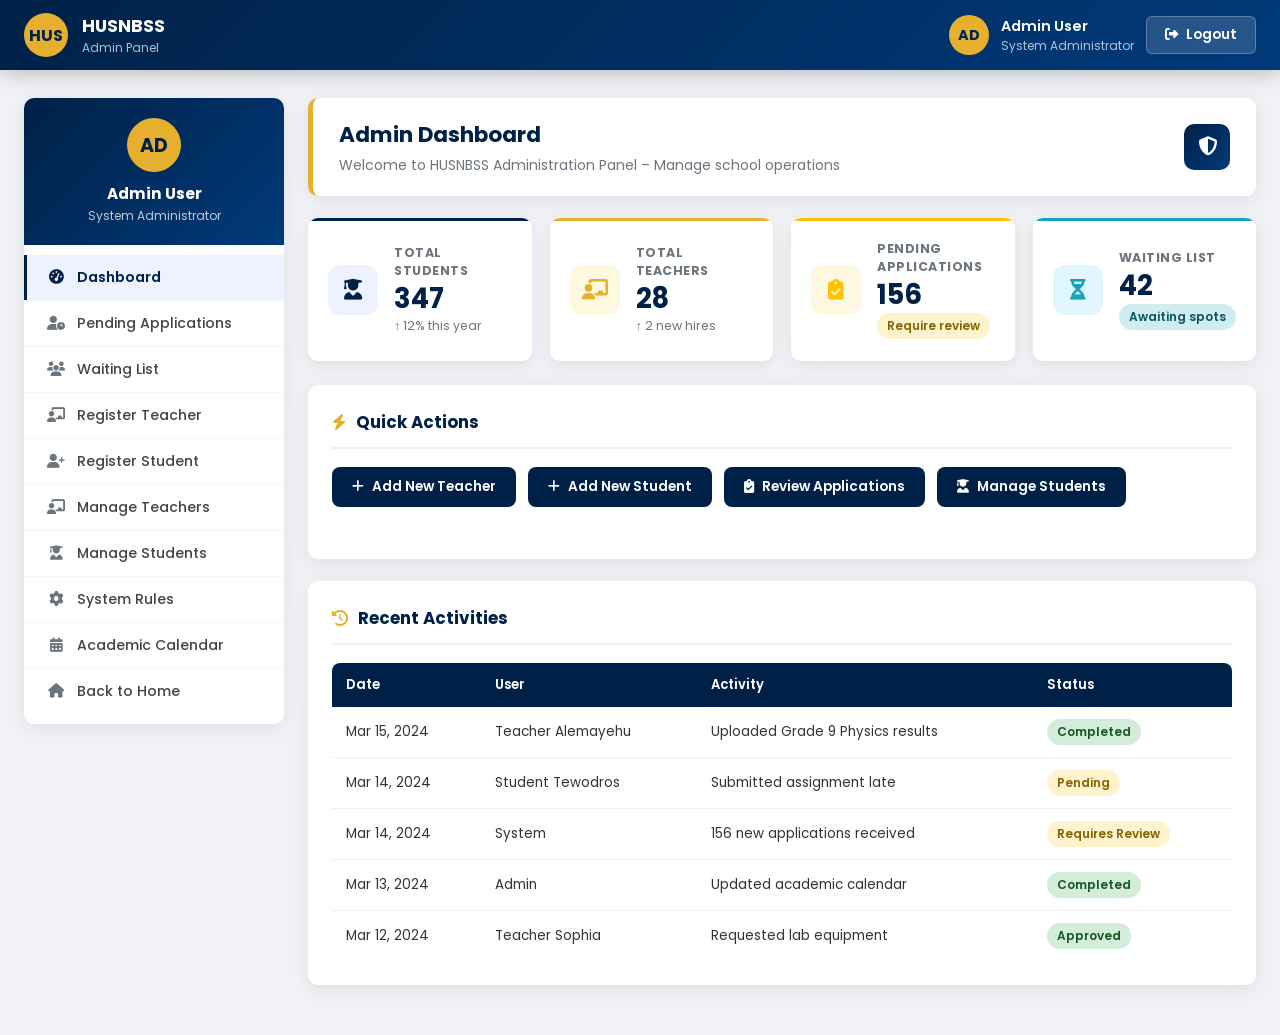
<file: finalproject (2)/finalproject/dashboard-admin.html>
<!DOCTYPE html>
<html lang="en">
<head>
    <meta charset="UTF-8">
    <meta name="viewport" content="width=device-width, initial-scale=1.0">
    <title>Admin Dashboard - HUSNBSS</title>
    <link rel="stylesheet" href="https://cdnjs.cloudflare.com/ajax/libs/font-awesome/6.4.0/css/all.min.css">
    <link href="https://fonts.googleapis.com/css2?family=Poppins:wght@300;400;500;600;700&display=swap" rel="stylesheet">
    <style>
        :root {
            --primary-color: #002147;
            --secondary-color: #E6AF2E;
            --accent-color: #1E6B52;
            --danger-color: #dc3545;
            --success-color: #28a745;
            --warning-color: #ffc107;
            --info-color: #17a2b8;
            --gray-color: #6c757d;
            --border-radius: 10px;
            --box-shadow: 0 4px 20px rgba(0,0,0,.08);
            --transition: all .3s ease;
        }
        * { margin:0; padding:0; box-sizing:border-box; }
        body {
            font-family: 'Poppins', sans-serif;
            background: #f0f2f5;
            color: #333;
            min-height: 100vh;
        }
        .container { width:100%; max-width:1400px; margin:0 auto; padding:0 24px; }

        /* ── Header ── */
        .dashboard-header {
            background: linear-gradient(135deg, var(--primary-color) 0%, #003a7a 100%);
            box-shadow: 0 2px 20px rgba(0,0,0,.25);
            position: sticky; top:0; z-index:1000;
        }
        .dashboard-nav {
            display:flex; justify-content:space-between; align-items:center;
            height:70px;
        }
        .logo { display:flex; align-items:center; gap:14px; }
        .logo-icon {
            width:44px; height:44px; background:var(--secondary-color);
            color:var(--primary-color); border-radius:50%;
            display:flex; align-items:center; justify-content:center;
            font-weight:700; font-size:1rem; flex-shrink:0;
        }
        .logo-main { font-size:1.1rem; font-weight:700; color:#fff; display:block; }
        .logo-sub  { font-size:.75rem; color:rgba(255,255,255,.7); display:block; }
        .user-info { display:flex; align-items:center; gap:12px; }
        .user-avatar {
            width:40px; height:40px; background:var(--secondary-color);
            color:var(--primary-color); border-radius:50%;
            display:flex; align-items:center; justify-content:center;
            font-weight:700; font-size:.9rem; flex-shrink:0;
        }
        .user-name { font-weight:600; color:#fff; font-size:.9rem; }
        .user-role { font-size:.75rem; color:rgba(255,255,255,.7); }
        .btn-login {
            background:rgba(255,255,255,.15); color:#fff; padding:8px 18px;
            border-radius:6px; font-weight:600; font-size:.85rem;
            text-decoration:none; display:flex; align-items:center; gap:7px;
            transition:var(--transition); border:1px solid rgba(255,255,255,.25);
        }
        .btn-login:hover { background:rgba(255,255,255,.25); }
        .mobile-menu-btn { display:none; font-size:1.5rem; cursor:pointer; color:#fff; background:none; border:none; }
        .mobile-menu-checkbox { display:none; }

        /* ── Layout ── */
        .dashboard-main { padding:28px 0; }
        .dashboard-layout {
            display:grid; grid-template-columns:260px 1fr;
            gap:24px; align-items:start;
        }

        /* ── Sidebar ── */
        .dashboard-sidebar {
            background:#fff; border-radius:var(--border-radius);
            box-shadow:var(--box-shadow); overflow:hidden;
            position:sticky; top:90px; height:fit-content;
        }
        .sidebar-head {
            background:linear-gradient(135deg, var(--primary-color), #003a7a);
            padding:20px; text-align:center; color:#fff;
        }
        .sidebar-head .av {
            width:54px; height:54px; background:var(--secondary-color);
            color:var(--primary-color); border-radius:50%;
            display:flex; align-items:center; justify-content:center;
            font-weight:700; font-size:1.2rem; margin:0 auto 10px;
        }
        .sidebar-head h4 { font-size:.95rem; margin:0; }
        .sidebar-head p  { font-size:.75rem; opacity:.75; margin:2px 0 0; }
        .sidebar-menu { list-style:none; padding:10px 0; margin:0; }
        .sidebar-menu li + li { border-top:1px solid #f5f5f5; }
        .sidebar-menu a {
            display:flex; align-items:center; gap:12px;
            padding:12px 20px; color:#444; text-decoration:none;
            font-size:.88rem; font-weight:500; transition:var(--transition);
            border-left:3px solid transparent;
        }
        .sidebar-menu a i { width:18px; text-align:center; font-size:.9rem; color:var(--gray-color); transition:var(--transition); }
        .sidebar-menu a:hover { background:#f4f6fa; color:var(--primary-color); border-left-color:var(--secondary-color); }
        .sidebar-menu a:hover i, .sidebar-menu a.active i { color:var(--primary-color); }
        .sidebar-menu a.active { background:#eef2ff; color:var(--primary-color); border-left-color:var(--primary-color); font-weight:600; }

        /* ── Content area ── */
        .dashboard-content { background:transparent; box-shadow:none; padding:0; }

        /* Page title bar */
        .page-title-bar {
            background:#fff; border-radius:var(--border-radius);
            box-shadow:var(--box-shadow); padding:20px 26px;
            margin-bottom:22px;
            display:flex; align-items:center; justify-content:space-between;
            border-left:5px solid var(--secondary-color);
        }
        .page-title-bar h1 { font-size:1.35rem; color:var(--primary-color); margin:0; }
        .page-title-bar .subtitle { font-size:.875rem; color:var(--gray-color); margin:4px 0 0; }
        .page-title-bar .title-icon {
            width:46px; height:46px;
            background:linear-gradient(135deg, var(--primary-color), #003a7a);
            border-radius:10px; display:flex; align-items:center; justify-content:center;
            color:#fff; font-size:1.2rem; flex-shrink:0;
        }

        /* ── Stats ── */
        .stats-grid {
            display:grid; grid-template-columns:repeat(auto-fit,minmax(180px,1fr));
            gap:18px; margin-bottom:24px;
        }
        .stat-card {
            background:#fff; border-radius:var(--border-radius);
            box-shadow:var(--box-shadow); padding:22px 20px;
            display:flex; align-items:center; gap:16px;
            transition:var(--transition); position:relative; overflow:hidden;
        }
        .stat-card::before { content:''; position:absolute; top:0; left:0; right:0; height:3px; background:var(--primary-color); }
        .stat-card:nth-child(2)::before { background:var(--secondary-color); }
        .stat-card:nth-child(3)::before { background:var(--warning-color); }
        .stat-card:nth-child(4)::before { background:var(--info-color); }
        .stat-card:hover { transform:translateY(-4px); box-shadow:0 10px 30px rgba(0,0,0,.12); }
        .stat-icon {
            width:50px; height:50px; border-radius:12px;
            display:flex; align-items:center; justify-content:center;
            font-size:1.3rem; flex-shrink:0;
            background:#eef2ff; color:var(--primary-color);
        }
        .stat-card:nth-child(2) .stat-icon { background:#fff8e1; color:var(--secondary-color); }
        .stat-card:nth-child(3) .stat-icon { background:#fff8e1; color:var(--warning-color); }
        .stat-card:nth-child(4) .stat-icon { background:#e1f5fe; color:var(--info-color); }
        .stat-info { flex:1; min-width:0; }
        .stat-card h3 { font-size:.78rem; color:var(--gray-color); text-transform:uppercase; letter-spacing:.5px; margin:0 0 5px; }
        .stat-card .number { font-size:1.7rem; font-weight:700; color:var(--primary-color); line-height:1; margin-bottom:5px; }
        .stat-card .trend  { font-size:.78rem; color:var(--gray-color); }

        /* ── Section panels ── */
        .section {
            background:#fff; border-radius:var(--border-radius);
            box-shadow:var(--box-shadow); padding:24px; margin-bottom:22px;
        }
        .section h2 {
            font-size:1.05rem; color:var(--primary-color);
            margin:0 0 18px; padding-bottom:12px;
            border-bottom:2px solid #f0f0f0;
            display:flex; align-items:center; gap:10px;
        }
        .section h2 i { color:var(--secondary-color); font-size:1rem; }

        /* Tabs */
        .tab-system { margin-bottom:0; }
        .tab-links {
            display:flex; border-bottom:2px solid #eee;
            margin-bottom:28px; overflow-x:auto; gap:0;
        }
        .tab-link {
            padding:12px 22px; background:none; border:none;
            font-weight:600; font-size:.85rem; color:var(--gray-color);
            text-decoration:none; transition:var(--transition);
            white-space:nowrap; border-bottom:3px solid transparent;
            margin-bottom:-2px; cursor:pointer;
        }
        .tab-link:hover { color:var(--primary-color); }
        .tab-link.active { color:var(--primary-color); border-bottom-color:var(--primary-color); }

        /* CSS-only tab show/hide */
        .tab-content { display:none; }
        #dashboard { display:block; }
        #dashboard:target~#dashboard,
        #pending-applications:target~#pending-applications,
        #waiting-students:target~#waiting-students,
        #register-teacher:target~#register-teacher,
        #register-student:target~#register-student,
        #manage-teachers:target~#manage-teachers,
        #manage-students:target~#manage-students,
        #system-rules:target~#system-rules,
        #academic-calendar:target~#academic-calendar { display:none; }
        #dashboard:target, #pending-applications:target, #waiting-students:target,
        #register-teacher:target, #register-student:target,
        #manage-teachers:target, #manage-students:target,
        #system-rules:target, #academic-calendar:target { display:block; }

        /* ── Tables ── */
        .table-responsive { overflow-x:auto; border-radius:8px; }
        .table { width:100%; border-collapse:collapse; }
        .table th {
            background:var(--primary-color); color:#fff;
            padding:12px 14px; font-size:.82rem; text-align:left; font-weight:600;
        }
        .table th:first-child { border-radius:6px 0 0 0; }
        .table th:last-child  { border-radius:0 6px 0 0; }
        .table td { padding:12px 14px; border-bottom:1px solid #f0f0f0; font-size:.84rem; vertical-align:middle; }
        .table tr:last-child td { border-bottom:none; }
        .table tr:hover td { background:#f8f9ff; }

        /* Badges */
        .badge { display:inline-block; padding:4px 10px; border-radius:20px; font-size:.75rem; font-weight:600; }
        .badge-success { background:#d4edda; color:#155724; }
        .badge-warning { background:#fff3cd; color:#856404; }
        .badge-danger  { background:#f8d7da; color:#721c24; }
        .badge-info    { background:#d1ecf1; color:#0c5460; }

        /* Action buttons */
        .action-buttons { display:flex; gap:6px; flex-wrap:wrap; }
        .btn-action {
            padding:5px 12px; border-radius:6px; border:none;
            font-size:.78rem; font-weight:600; cursor:pointer;
            transition:var(--transition); display:inline-flex;
            align-items:center; gap:5px; text-decoration:none;
        }
        .btn-accept  { background:var(--success-color); color:#fff; }
        .btn-accept:hover { background:#218838; }
        .btn-reject  { background:var(--danger-color);  color:#fff; }
        .btn-reject:hover { background:#c82333; }
        .btn-remove  { background:var(--danger-color);  color:#fff; }
        .btn-remove:hover { background:#c82333; }
        .btn-edit    { background:var(--warning-color); color:#fff; }
        .btn-edit:hover { background:#e0a800; }
        .btn-view    { background:var(--info-color);    color:#fff; }
        .btn-view:hover { background:#138496; }
        .btn-add {
            background:var(--primary-color); color:#fff;
            padding:10px 20px; border-radius:8px; border:none;
            font-weight:600; font-size:.85rem; cursor:pointer;
            display:inline-flex; align-items:center; gap:8px;
            margin-bottom:20px; transition:var(--transition); text-decoration:none;
        }
        .btn-add:hover { background:#003a7a; }
        .btn-submit {
            background:var(--primary-color); color:#fff;
            padding:11px 28px; border-radius:8px; border:none;
            font-weight:600; font-size:.88rem; cursor:pointer; transition:var(--transition);
        }
        .btn-submit:hover { background:#003a7a; }
        .btn-cancel {
            background:#6c757d; color:#fff; padding:11px 28px;
            border-radius:8px; border:none; font-weight:600;
            font-size:.88rem; cursor:pointer; transition:var(--transition);
            text-decoration:none; display:inline-flex; align-items:center; justify-content:center;
        }
        .btn-cancel:hover { background:#545b62; }

        /* Quick actions */
        .quick-actions { display:flex; gap:12px; flex-wrap:wrap; margin-bottom:8px; }

        /* Search & filter */
        .search-filter { display:flex; justify-content:space-between; margin-bottom:20px; gap:12px; }
        .search-box { flex:1; position:relative; }
        .search-box input { width:100%; padding:11px 15px 11px 40px; border:1px solid #ddd; border-radius:8px; font-size:.88rem; }
        .search-box i { position:absolute; left:14px; top:50%; transform:translateY(-50%); color:var(--gray-color); }
        .filter-box select { padding:11px 15px; border:1px solid #ddd; border-radius:8px; font-size:.88rem; min-width:150px; }

        /* Forms */
        .form-container { background:#f8f9fa; padding:28px; border-radius:var(--border-radius); margin-bottom:28px; }
        .form-row { display:grid; grid-template-columns:1fr 1fr; gap:20px; margin-bottom:20px; }
        .form-group { margin-bottom:18px; }
        .form-group label { display:block; margin-bottom:7px; font-weight:600; font-size:.88rem; color:#333; }
        .form-group input,
        .form-group select,
        .form-group textarea {
            width:100%; padding:11px 14px; border:1px solid #ddd;
            border-radius:8px; font-size:.88rem; font-family:inherit; transition:var(--transition);
        }
        .form-group input:focus,
        .form-group select:focus,
        .form-group textarea:focus {
            border-color:var(--primary-color); outline:none;
            box-shadow:0 0 0 3px rgba(0,33,71,.1);
        }
        .form-actions { display:flex; justify-content:flex-end; gap:14px; margin-top:28px; }

        /* Status indicators */
        .status-indicator { display:inline-flex; align-items:center; gap:6px; font-size:.84rem; }
        .status-dot { width:9px; height:9px; border-radius:50%; display:inline-block; }
        .status-pending  .status-dot { background:var(--warning-color); }
        .status-approved .status-dot { background:var(--success-color); }
        .status-rejected .status-dot { background:var(--danger-color); }
        .status-waiting  .status-dot { background:var(--info-color); }

        /* Calendar */
        .calendar { background:#f8f9fa; border-radius:var(--border-radius); padding:24px; }
        .calendar-header { display:flex; justify-content:space-between; align-items:center; margin-bottom:20px; }
        .calendar-header h3 { color:var(--primary-color); margin:0; font-size:1.1rem; }
        .calendar-nav button { background:none; border:1px solid #ddd; border-radius:6px; font-size:1rem; cursor:pointer; color:var(--gray-color); padding:6px 12px; transition:var(--transition); }
        .calendar-nav button:hover { background:var(--primary-color); color:#fff; border-color:var(--primary-color); }
        .calendar-grid { display:grid; grid-template-columns:repeat(7,1fr); gap:8px; }
        .calendar-day { padding:8px; text-align:center; border-radius:8px; min-height:58px; font-size:.82rem; }
        .calendar-day.header { font-weight:600; color:#fff; background:var(--primary-color); min-height:auto; padding:8px 4px; }
        .calendar-day.today { background:#e8f5e9; color:var(--accent-color); font-weight:600; border:2px solid var(--accent-color); }
        .calendar-event { font-size:.7rem; background:var(--primary-color); color:#fff; padding:2px 5px; border-radius:4px; margin-top:4px; overflow:hidden; text-overflow:ellipsis; white-space:nowrap; }

        /* Modals */
        .modal { display:none; position:fixed; top:0; left:0; width:100%; height:100%; background:rgba(0,0,0,.55); z-index:2000; align-items:center; justify-content:center; }
        .modal:target { display:flex; }
        .modal-content { background:#fff; border-radius:var(--border-radius); padding:32px; max-width:480px; width:90%; box-shadow:0 20px 50px rgba(0,0,0,.2); }
        .modal-header { display:flex; justify-content:space-between; align-items:center; margin-bottom:18px; padding-bottom:14px; border-bottom:2px solid #f0f0f0; }
        .modal-header h3 { color:var(--primary-color); margin:0; font-size:1.05rem; }
        .modal-close { color:var(--gray-color); font-size:1.5rem; text-decoration:none; font-weight:bold; line-height:1; }
        .modal-close:hover { color:var(--danger-color); }
        .modal-actions { display:flex; justify-content:flex-end; gap:12px; margin-top:24px; }
        .modal-content p { font-size:.88rem; margin-bottom:8px; color:#444; }

        /* Info box */
        .info-box { margin-top:24px; padding:20px; background:#fffbf0; border-radius:var(--border-radius); border-left:4px solid var(--warning-color); }
        .info-box h3 { font-size:.95rem; margin-bottom:10px; }
        .info-box ul { padding-left:20px; font-size:.85rem; color:#555; line-height:2; }

        /* Rules section styling */
        .rules-block { margin-bottom:28px; }
        .rules-block h3 { font-size:1rem; color:var(--primary-color); margin-bottom:12px; display:flex; align-items:center; gap:8px; }
        .rules-block h3 i { color:var(--secondary-color); }
        .rules-block ul { padding-left:22px; font-size:.88rem; color:#555; line-height:2; }

        /* Responsive */
        @media (max-width:992px) {
            .dashboard-layout { grid-template-columns:1fr; }
            .dashboard-sidebar { position:static; }
            .form-row { grid-template-columns:1fr; }
            .search-filter { flex-direction:column; }
        }
        @media (max-width:768px) {
            .dashboard-nav { flex-wrap:wrap; gap:10px; height:auto; padding:12px 0; }
            .user-info { width:100%; justify-content:space-between; }
            .stats-grid { grid-template-columns:1fr 1fr; }
            .quick-actions { flex-direction:column; }
            .action-buttons { flex-direction:column; }
            .tab-links { overflow-x:auto; }
        }
        @media (max-width:480px) {
            .stats-grid { grid-template-columns:1fr; }
            .calendar-grid { gap:3px; }
            .calendar-day { padding:4px; min-height:44px; font-size:.72rem; }
        }
    </style>
</head>

<body>
    <!-- Header -->
    <header class="dashboard-header">
        <div class="container">
            <div class="dashboard-nav">
                <div class="logo">
                    <div class="logo-icon">HUS</div>
                    <div class="logo-text">
                        <span class="logo-main">HUSNBSS</span>
                        <span class="logo-sub">Admin Panel</span>
                    </div>
                </div>
                <div class="user-info">
                    <div class="user-avatar">AD</div>
                    <div>
                        <div class="user-name">Admin User</div>
                        <div class="user-role">System Administrator</div>
                    </div>
                    <a href="index.html" class="btn-login"><i class="fas fa-sign-out-alt"></i> Logout</a>
                </div>
                <label for="mobile-menu-toggle" class="mobile-menu-btn"><i class="fas fa-bars"></i></label>
            </div>
        </div>
    </header>

    <!-- Main -->
    <main class="dashboard-main">
        <div class="container">
            <input type="checkbox" id="mobile-menu-toggle" class="mobile-menu-checkbox">
            <div class="dashboard-layout">

                <!-- Sidebar -->
                <aside class="dashboard-sidebar">
                    <div class="sidebar-head">
                        <div class="av">AD</div>
                        <h4>Admin User</h4>
                        <p>System Administrator</p>
                    </div>
                    <ul class="sidebar-menu">
                        <li><a href="#dashboard" class="active"><i class="fas fa-tachometer-alt"></i> Dashboard</a></li>
                        <li><a href="#pending-applications"><i class="fas fa-user-clock"></i> Pending Applications</a></li>
                        <li><a href="#waiting-students"><i class="fas fa-users"></i> Waiting List</a></li>
                        <li><a href="#register-teacher"><i class="fas fa-chalkboard-teacher"></i> Register Teacher</a></li>
                        <li><a href="#register-student"><i class="fas fa-user-plus"></i> Register Student</a></li>
                        <li><a href="#manage-teachers"><i class="fas fa-chalkboard-teacher"></i> Manage Teachers</a></li>
                        <li><a href="#manage-students"><i class="fas fa-user-graduate"></i> Manage Students</a></li>
                        <li><a href="#system-rules"><i class="fas fa-cog"></i> System Rules</a></li>
                        <li><a href="#academic-calendar"><i class="fas fa-calendar-alt"></i> Academic Calendar</a></li>
                        <li><a href="index.html"><i class="fas fa-home"></i> Back to Home</a></li>
                    </ul>
                </aside>

                <!-- Content -->
                <section class="dashboard-content">

                    <!-- ══ TAB: DASHBOARD ══ -->
                    <div id="dashboard" class="tab-content">
                        <div class="page-title-bar">
                            <div>
                                <h1>Admin Dashboard</h1>
                                <p class="subtitle">Welcome to HUSNBSS Administration Panel – Manage school operations</p>
                            </div>
                            <div class="title-icon"><i class="fas fa-shield-alt"></i></div>
                        </div>

                        <div class="stats-grid">
                            <div class="stat-card">
                                <div class="stat-icon"><i class="fas fa-user-graduate"></i></div>
                                <div class="stat-info">
                                    <h3>Total Students</h3>
                                    <div class="number">347</div>
                                    <div class="trend">↑ 12% this year</div>
                                </div>
                            </div>
                            <div class="stat-card">
                                <div class="stat-icon"><i class="fas fa-chalkboard-teacher"></i></div>
                                <div class="stat-info">
                                    <h3>Total Teachers</h3>
                                    <div class="number">28</div>
                                    <div class="trend">↑ 2 new hires</div>
                                </div>
                            </div>
                            <div class="stat-card">
                                <div class="stat-icon"><i class="fas fa-clipboard-check"></i></div>
                                <div class="stat-info">
                                    <h3>Pending Applications</h3>
                                    <div class="number">156</div>
                                    <div class="trend"><span class="badge badge-warning">Require review</span></div>
                                </div>
                            </div>
                            <div class="stat-card">
                                <div class="stat-icon"><i class="fas fa-hourglass-half"></i></div>
                                <div class="stat-info">
                                    <h3>Waiting List</h3>
                                    <div class="number">42</div>
                                    <div class="trend"><span class="badge badge-info">Awaiting spots</span></div>
                                </div>
                            </div>
                        </div>

                        <div class="section">
                            <h2><i class="fas fa-bolt"></i> Quick Actions</h2>
                            <div class="quick-actions">
                                <a href="#register-teacher" class="btn-add"><i class="fas fa-plus"></i> Add New Teacher</a>
                                <a href="#register-student" class="btn-add"><i class="fas fa-plus"></i> Add New Student</a>
                                <a href="#pending-applications" class="btn-add"><i class="fas fa-clipboard-check"></i> Review Applications</a>
                                <a href="#manage-students" class="btn-add"><i class="fas fa-user-graduate"></i> Manage Students</a>
                            </div>
                        </div>

                        <div class="section">
                            <h2><i class="fas fa-history"></i> Recent Activities</h2>
                            <div class="table-responsive">
                                <table class="table">
                                    <thead>
                                        <tr><th>Date</th><th>User</th><th>Activity</th><th>Status</th></tr>
                                    </thead>
                                    <tbody>
                                        <tr><td>Mar 15, 2024</td><td>Teacher Alemayehu</td><td>Uploaded Grade 9 Physics results</td><td><span class="badge badge-success">Completed</span></td></tr>
                                        <tr><td>Mar 14, 2024</td><td>Student Tewodros</td><td>Submitted assignment late</td><td><span class="badge badge-warning">Pending</span></td></tr>
                                        <tr><td>Mar 14, 2024</td><td>System</td><td>156 new applications received</td><td><span class="badge badge-warning">Requires Review</span></td></tr>
                                        <tr><td>Mar 13, 2024</td><td>Admin</td><td>Updated academic calendar</td><td><span class="badge badge-success">Completed</span></td></tr>
                                        <tr><td>Mar 12, 2024</td><td>Teacher Sophia</td><td>Requested lab equipment</td><td><span class="badge badge-success">Approved</span></td></tr>
                                    </tbody>
                                </table>
                            </div>
                        </div>
                    </div>

                    <!-- ══ TAB: PENDING APPLICATIONS ══ -->
                    <div id="pending-applications" class="tab-content">
                        <div class="page-title-bar">
                            <div><h1>Pending Applications</h1><p class="subtitle">Review and process student applications for admission</p></div>
                            <div class="title-icon"><i class="fas fa-user-clock"></i></div>
                        </div>
                        <div class="section">
                            <div class="search-filter">
                                <div class="search-box"><i class="fas fa-search"></i><input type="text" placeholder="Search by name, ID or grade..."></div>
                                <div class="filter-box">
                                    <select>
                                        <option value="all">All Status</option>
                                        <option value="pending">Pending</option>
                                        <option value="reviewed">Reviewed</option>
                                        <option value="waiting">Waiting List</option>
                                    </select>
                                </div>
                            </div>
                            <div class="table-responsive">
                                <table class="table">
                                    <thead><tr><th>App ID</th><th>Student Name</th><th>Grade 8 Score</th><th>Applied Date</th><th>Status</th><th>Actions</th></tr></thead>
                                    <tbody>
                                        <tr>
                                            <td><strong>APP2024001</strong></td><td>Abebe Kebede</td><td><strong>92%</strong></td><td>Mar 10, 2024</td>
                                            <td><span class="status-indicator status-pending"><span class="status-dot"></span> Pending</span></td>
                                            <td class="action-buttons">
                                                <a href="#accept-modal" class="btn-action btn-accept"><i class="fas fa-check"></i> Accept</a>
                                                <a href="#reject-modal" class="btn-action btn-reject"><i class="fas fa-times"></i> Reject</a>
                                                <a href="#view-application" class="btn-action btn-view"><i class="fas fa-eye"></i> View</a>
                                            </td>
                                        </tr>
                                        <tr>
                                            <td><strong>APP2024002</strong></td><td>Selamawit Assefa</td><td><strong>88%</strong></td><td>Mar 9, 2024</td>
                                            <td><span class="status-indicator status-pending"><span class="status-dot"></span> Pending</span></td>
                                            <td class="action-buttons">
                                                <a href="#accept-modal" class="btn-action btn-accept"><i class="fas fa-check"></i> Accept</a>
                                                <a href="#reject-modal" class="btn-action btn-reject"><i class="fas fa-times"></i> Reject</a>
                                                <a href="#view-application" class="btn-action btn-view"><i class="fas fa-eye"></i> View</a>
                                            </td>
                                        </tr>
                                        <tr>
                                            <td><strong>APP2024003</strong></td><td>Getachew Tesfaye</td><td><strong>85%</strong></td><td>Mar 8, 2024</td>
                                            <td><span class="status-indicator status-pending"><span class="status-dot"></span> Pending</span></td>
                                            <td class="action-buttons">
                                                <a href="#accept-modal" class="btn-action btn-accept"><i class="fas fa-check"></i> Accept</a>
                                                <a href="#reject-modal" class="btn-action btn-reject"><i class="fas fa-times"></i> Reject</a>
                                                <a href="#view-application" class="btn-action btn-view"><i class="fas fa-eye"></i> View</a>
                                            </td>
                                        </tr>
                                        <tr>
                                            <td><strong>APP2024004</strong></td><td>Meron Solomon</td><td><strong>96%</strong></td><td>Mar 7, 2024</td>
                                            <td><span class="status-indicator status-pending"><span class="status-dot"></span> Pending</span></td>
                                            <td class="action-buttons">
                                                <a href="#accept-modal" class="btn-action btn-accept"><i class="fas fa-check"></i> Accept</a>
                                                <a href="#reject-modal" class="btn-action btn-reject"><i class="fas fa-times"></i> Reject</a>
                                                <a href="#view-application" class="btn-action btn-view"><i class="fas fa-eye"></i> View</a>
                                            </td>
                                        </tr>
                                        <tr>
                                            <td><strong>APP2024005</strong></td><td>Yohannes Girma</td><td><strong>81%</strong></td><td>Mar 6, 2024</td>
                                            <td><span class="status-indicator status-pending"><span class="status-dot"></span> Pending</span></td>
                                            <td class="action-buttons">
                                                <a href="#accept-modal" class="btn-action btn-accept"><i class="fas fa-check"></i> Accept</a>
                                                <a href="#reject-modal" class="btn-action btn-reject"><i class="fas fa-times"></i> Reject</a>
                                                <a href="#view-application" class="btn-action btn-view"><i class="fas fa-eye"></i> View</a>
                                            </td>
                                        </tr>
                                    </tbody>
                                </table>
                            </div>
                        </div>
                    </div>

                    <!-- ══ TAB: WAITING LIST ══ -->
                    <div id="waiting-students" class="tab-content">
                        <div class="page-title-bar">
                            <div><h1>Waiting List Students</h1><p class="subtitle">Students approved but waiting for available spots</p></div>
                            <div class="title-icon"><i class="fas fa-users"></i></div>
                        </div>
                        <div class="section">
                            <a href="#add-waiting-modal" class="btn-add"><i class="fas fa-plus"></i> Add Student to Waiting List</a>
                            <div class="table-responsive">
                                <table class="table">
                                    <thead><tr><th>Student ID</th><th>Student Name</th><th>Grade 8 Score</th><th>Added to List</th><th>Priority</th><th>Expected Entry</th><th>Actions</th></tr></thead>
                                    <tbody>
                                        <tr>
                                            <td><strong>WL001</strong></td><td>Kebede Mulugeta</td><td>89%</td><td>Feb 15, 2024</td>
                                            <td><span class="badge badge-warning">High</span></td><td>Sep 2024</td>
                                            <td class="action-buttons">
                                                <a href="#admit-modal" class="btn-action btn-accept"><i class="fas fa-user-check"></i> Admit</a>
                                                <a href="#remove-waiting-modal" class="btn-action btn-remove"><i class="fas fa-trash"></i> Remove</a>
                                            </td>
                                        </tr>
                                        <tr>
                                            <td><strong>WL002</strong></td><td>Selam Tarekegn</td><td>87%</td><td>Feb 20, 2024</td>
                                            <td><span class="badge badge-warning">High</span></td><td>Sep 2024</td>
                                            <td class="action-buttons">
                                                <a href="#admit-modal" class="btn-action btn-accept"><i class="fas fa-user-check"></i> Admit</a>
                                                <a href="#remove-waiting-modal" class="btn-action btn-remove"><i class="fas fa-trash"></i> Remove</a>
                                            </td>
                                        </tr>
                                        <tr>
                                            <td><strong>WL003</strong></td><td>Daniel Kebede</td><td>84%</td><td>Mar 1, 2024</td>
                                            <td><span class="badge badge-info">Medium</span></td><td>Jan 2025</td>
                                            <td class="action-buttons">
                                                <a href="#admit-modal" class="btn-action btn-accept"><i class="fas fa-user-check"></i> Admit</a>
                                                <a href="#remove-waiting-modal" class="btn-action btn-remove"><i class="fas fa-trash"></i> Remove</a>
                                            </td>
                                        </tr>
                                        <tr>
                                            <td><strong>WL004</strong></td><td>Martha Alemu</td><td>86%</td><td>Mar 5, 2024</td>
                                            <td><span class="badge badge-info">Medium</span></td><td>Jan 2025</td>
                                            <td class="action-buttons">
                                                <a href="#admit-modal" class="btn-action btn-accept"><i class="fas fa-user-check"></i> Admit</a>
                                                <a href="#remove-waiting-modal" class="btn-action btn-remove"><i class="fas fa-trash"></i> Remove</a>
                                            </td>
                                        </tr>
                                    </tbody>
                                </table>
                            </div>
                        </div>
                    </div>

                    <!-- ══ TAB: REGISTER TEACHER ══ -->
                    <div id="register-teacher" class="tab-content">
                        <div class="page-title-bar">
                            <div><h1>Register New Teacher</h1><p class="subtitle">Add a new teacher to the HUSNBSS system</p></div>
                            <div class="title-icon"><i class="fas fa-chalkboard-teacher"></i></div>
                        </div>
                        <div class="section">
                            <div class="form-container">
                                <form id="teacherForm">
                                    <div class="form-row">
                                        <div class="form-group"><label for="teacherFirstName">First Name *</label><input type="text" id="teacherFirstName" required></div>
                                        <div class="form-group"><label for="teacherLastName">Last Name *</label><input type="text" id="teacherLastName" required></div>
                                    </div>
                                    <div class="form-row">
                                        <div class="form-group"><label for="teacherEmail">Email Address *</label><input type="email" id="teacherEmail" required></div>
                                        <div class="form-group"><label for="teacherPhone">Phone Number *</label><input type="tel" id="teacherPhone" required></div>
                                    </div>
                                    <div class="form-row">
                                        <div class="form-group">
                                            <label for="teacherSubject">Subject Specialization *</label>
                                            <select id="teacherSubject" required>
                                                <option value="">Select Subject</option>
                                                <option value="mathematics">Mathematics</option>
                                                <option value="physics">Physics</option>
                                                <option value="chemistry">Chemistry</option>
                                                <option value="biology">Biology</option>
                                                <option value="english">English</option>
                                                <option value="ict">ICT</option>
                                                <option value="amharic">Amharic</option>
                                            </select>
                                        </div>
                                        <div class="form-group">
                                            <label for="teacherGrade">Assigned Grade Level *</label>
                                            <select id="teacherGrade" required>
                                                <option value="">Select Grade</option>
                                                <option value="9">Grade 9</option>
                                                <option value="10">Grade 10</option>
                                                <option value="11">Grade 11</option>
                                                <option value="12">Grade 12</option>
                                            </select>
                                        </div>
                                    </div>
                                    <div class="form-row">
                                        <div class="form-group">
                                            <label for="teacherQualification">Highest Qualification *</label>
                                            <select id="teacherQualification" required>
                                                <option value="">Select Qualification</option>
                                                <option value="phd">PhD</option>
                                                <option value="masters">Master's Degree</option>
                                                <option value="bachelors">Bachelor's Degree</option>
                                            </select>
                                        </div>
                                        <div class="form-group"><label for="teacherExperience">Years of Experience *</label><input type="number" id="teacherExperience" min="0" required></div>
                                    </div>
                                    <div class="form-group"><label for="teacherAddress">Address</label><textarea id="teacherAddress" rows="2"></textarea></div>
                                    <div class="form-actions">
                                        <a href="#dashboard" class="btn-cancel">Cancel</a>
                                        <button type="submit" class="btn-submit">Register Teacher</button>
                                    </div>
                                </form>
                            </div>
                        </div>
                    </div>

                    <!-- ══ TAB: REGISTER STUDENT ══ -->
                    <div id="register-student" class="tab-content">
                        <div class="page-title-bar">
                            <div><h1>Register New Student</h1><p class="subtitle">Manually add a student to the HUSNBSS system</p></div>
                            <div class="title-icon"><i class="fas fa-user-plus"></i></div>
                        </div>
                        <div class="section">
                            <div class="form-container">
                                <form id="studentForm">
                                    <div class="form-row">
                                        <div class="form-group"><label for="studentFirstName">First Name *</label><input type="text" id="studentFirstName" required></div>
                                        <div class="form-group"><label for="studentLastName">Last Name *</label><input type="text" id="studentLastName" required></div>
                                    </div>
                                    <div class="form-row">
                                        <div class="form-group">
                                            <label for="studentGender">Gender *</label>
                                            <select id="studentGender" required>
                                                <option value="">Select Gender</option>
                                                <option value="male">Male</option>
                                                <option value="female">Female</option>
                                            </select>
                                        </div>
                                        <div class="form-group"><label for="studentDOB">Date of Birth *</label><input type="date" id="studentDOB" required></div>
                                    </div>
                                    <div class="form-row">
                                        <div class="form-group">
                                            <label for="studentGrade">Grade Level *</label>
                                            <select id="studentGrade" required>
                                                <option value="">Select Grade</option>
                                                <option value="9">Grade 9</option>
                                                <option value="10">Grade 10</option>
                                                <option value="11">Grade 11</option>
                                                <option value="12">Grade 12</option>
                                            </select>
                                        </div>
                                        <div class="form-group">
                                            <label for="studentSection">Section *</label>
                                            <select id="studentSection" required>
                                                <option value="">Select Section</option>
                                                <option value="A">Section A</option>
                                                <option value="B">Section B</option>
                                                <option value="C">Section C</option>
                                            </select>
                                        </div>
                                    </div>
                                    <div class="form-row">
                                        <div class="form-group"><label for="studentParentName">Parent/Guardian Name *</label><input type="text" id="studentParentName" required></div>
                                        <div class="form-group"><label for="studentParentPhone">Parent Phone *</label><input type="tel" id="studentParentPhone" required></div>
                                    </div>
                                    <div class="form-row">
                                        <div class="form-group"><label for="studentAddress">Address *</label><input type="text" id="studentAddress" required></div>
                                        <div class="form-group"><label for="studentScore">Grade 8 Score (%) *</label><input type="number" id="studentScore" min="80" max="100" step="0.1" required></div>
                                    </div>
                                    <div class="form-actions">
                                        <a href="#dashboard" class="btn-cancel">Cancel</a>
                                        <button type="submit" class="btn-submit">Register Student</button>
                                    </div>
                                </form>
                            </div>
                        </div>
                    </div>

                    <!-- ══ TAB: MANAGE TEACHERS ══ -->
                    <div id="manage-teachers" class="tab-content">
                        <div class="page-title-bar">
                            <div><h1>Manage Teachers</h1><p class="subtitle">View, edit, or remove teachers from the system</p></div>
                            <div class="title-icon"><i class="fas fa-chalkboard-teacher"></i></div>
                        </div>
                        <div class="section">
                            <div class="search-filter">
                                <div class="search-box"><i class="fas fa-search"></i><input type="text" placeholder="Search teachers by name or subject..."></div>
                                <div class="filter-box">
                                    <select>
                                        <option value="all">All Subjects</option>
                                        <option value="mathematics">Mathematics</option>
                                        <option value="physics">Physics</option>
                                        <option value="chemistry">Chemistry</option>
                                    </select>
                                </div>
                            </div>
                            <div class="table-responsive">
                                <table class="table">
                                    <thead><tr><th>Teacher ID</th><th>Name</th><th>Subject</th><th>Grade Level</th><th>Qualification</th><th>Status</th><th>Actions</th></tr></thead>
                                    <tbody>
                                        <tr>
                                            <td><strong>T001</strong></td><td>Alemayehu Kebede</td><td>Physics</td><td>Grades 9–10</td><td>Master's Degree</td>
                                            <td><span class="badge badge-success">Active</span></td>
                                            <td class="action-buttons"><a href="#edit-teacher" class="btn-action btn-edit"><i class="fas fa-edit"></i> Edit</a><a href="#remove-teacher-modal" class="btn-action btn-remove"><i class="fas fa-trash"></i> Remove</a></td>
                                        </tr>
                                        <tr>
                                            <td><strong>T002</strong></td><td>Sophia Mohammed</td><td>Mathematics</td><td>Grades 11–12</td><td>Master's Degree</td>
                                            <td><span class="badge badge-success">Active</span></td>
                                            <td class="action-buttons"><a href="#edit-teacher" class="btn-action btn-edit"><i class="fas fa-edit"></i> Edit</a><a href="#remove-teacher-modal" class="btn-action btn-remove"><i class="fas fa-trash"></i> Remove</a></td>
                                        </tr>
                                        <tr>
                                            <td><strong>T003</strong></td><td>Yohannes Getachew</td><td>Chemistry</td><td>Grades 10–11</td><td>Master's Degree</td>
                                            <td><span class="badge badge-warning">On Leave</span></td>
                                            <td class="action-buttons"><a href="#edit-teacher" class="btn-action btn-edit"><i class="fas fa-edit"></i> Edit</a><a href="#remove-teacher-modal" class="btn-action btn-remove"><i class="fas fa-trash"></i> Remove</a></td>
                                        </tr>
                                        <tr>
                                            <td><strong>T004</strong></td><td>Marta Asfaw</td><td>Biology</td><td>Grades 9–12</td><td>PhD</td>
                                            <td><span class="badge badge-success">Active</span></td>
                                            <td class="action-buttons"><a href="#edit-teacher" class="btn-action btn-edit"><i class="fas fa-edit"></i> Edit</a><a href="#remove-teacher-modal" class="btn-action btn-remove"><i class="fas fa-trash"></i> Remove</a></td>
                                        </tr>
                                    </tbody>
                                </table>
                            </div>
                            <div class="info-box">
                                <h3><i class="fas fa-exclamation-triangle" style="color:var(--warning-color)"></i> Important: Removing Teachers</h3>
                                <ul>
                                    <li>All associated classes will be reassigned to other teachers</li>
                                    <li>Student grades and records will be preserved</li>
                                    <li>The teacher's account will be permanently deleted</li>
                                    <li>An email notification will be sent to the teacher</li>
                                </ul>
                            </div>
                        </div>
                    </div>

                    <!-- ══ TAB: MANAGE STUDENTS ══ -->
                    <div id="manage-students" class="tab-content">
                        <div class="page-title-bar">
                            <div><h1>Manage Students</h1><p class="subtitle">View, edit, or remove students from the system</p></div>
                            <div class="title-icon"><i class="fas fa-user-graduate"></i></div>
                        </div>
                        <div class="section">
                            <div class="search-filter">
                                <div class="search-box"><i class="fas fa-search"></i><input type="text" placeholder="Search students by name or ID..."></div>
                                <div class="filter-box">
                                    <select>
                                        <option value="all">All Grades</option>
                                        <option value="9">Grade 9</option>
                                        <option value="10">Grade 10</option>
                                        <option value="11">Grade 11</option>
                                        <option value="12">Grade 12</option>
                                    </select>
                                </div>
                            </div>
                            <div class="table-responsive">
                                <table class="table">
                                    <thead><tr><th>Student ID</th><th>Name</th><th>Grade</th><th>Section</th><th>Grade 8 Score</th><th>Average</th><th>Status</th><th>Actions</th></tr></thead>
                                    <tbody>
                                        <tr>
                                            <td><strong>S001</strong></td><td>Kebede Mulugeta</td><td>9</td><td>A</td><td>89%</td><td>89</td>
                                            <td><span class="badge badge-success">Active</span></td>
                                            <td class="action-buttons"><a href="#edit-student" class="btn-action btn-edit"><i class="fas fa-edit"></i> Edit</a><a href="#remove-student-modal" class="btn-action btn-remove"><i class="fas fa-trash"></i> Remove</a></td>
                                        </tr>
                                        <tr>
                                            <td><strong>S002</strong></td><td>Selam Tarekegn</td><td>10</td><td>B</td><td>87%</td><td>87</td>
                                            <td><span class="badge badge-success">Active</span></td>
                                            <td class="action-buttons"><a href="#edit-student" class="btn-action btn-edit"><i class="fas fa-edit"></i> Edit</a><a href="#remove-student-modal" class="btn-action btn-remove"><i class="fas fa-trash"></i> Remove</a></td>
                                        </tr>
                                        <tr>
                                            <td><strong>S003</strong></td><td>Daniel Kebede</td><td>11</td><td>A</td><td>84%</td><td>84</td>
                                            <td><span class="badge badge-warning">Probation</span></td>
                                            <td class="action-buttons"><a href="#edit-student" class="btn-action btn-edit"><i class="fas fa-edit"></i> Edit</a><a href="#remove-student-modal" class="btn-action btn-remove"><i class="fas fa-trash"></i> Remove</a></td>
                                        </tr>
                                        <tr>
                                            <td><strong>S004</strong></td><td>Martha Alemu</td><td>12</td><td>C</td><td>86%</td><td>86</td>
                                            <td><span class="badge badge-success">Active</span></td>
                                            <td class="action-buttons"><a href="#edit-student" class="btn-action btn-edit"><i class="fas fa-edit"></i> Edit</a><a href="#remove-student-modal" class="btn-action btn-remove"><i class="fas fa-trash"></i> Remove</a></td>
                                        </tr>
                                    </tbody>
                                </table>
                            </div>
                            <div class="info-box">
                                <h3><i class="fas fa-exclamation-triangle" style="color:var(--warning-color)"></i> Important: Removing Students</h3>
                                <ul>
                                    <li>All academic records will be archived for 5 years</li>
                                    <li>The student's account will be deactivated immediately</li>
                                    <li>Parents/guardians will be notified by email</li>
                                    <li>Any pending fees will be calculated and invoiced</li>
                                    <li>The spot will become available for waiting list students</li>
                                </ul>
                            </div>
                        </div>
                    </div>

                    <!-- ══ TAB: SYSTEM RULES ══ -->
                    <div id="system-rules" class="tab-content">
                        <div class="page-title-bar">
                            <div><h1>System Rules &amp; Admin Guidelines</h1><p class="subtitle">Rules and guidelines for HUSNBSS system administration</p></div>
                            <div class="title-icon"><i class="fas fa-cog"></i></div>
                        </div>
                        <div class="section">
                            <div class="rules-block">
                                <h3><i class="fas fa-user-shield"></i> Admin User Rules</h3>
                                <ul>
                                    <li>Admin users have full access to all system functions</li>
                                    <li>Admins can register, edit, and remove teachers and students</li>
                                    <li>Admins must verify teacher qualifications before registration</li>
                                    <li>Admins must ensure student eligibility (80%+ Grade 8 score)</li>
                                    <li>Admins should maintain student-teacher ratio (25:1 maximum)</li>
                                    <li>All admin actions are logged for accountability</li>
                                </ul>
                            </div>
                            <div class="rules-block">
                                <h3><i class="fas fa-user-plus"></i> Teacher Registration Rules</h3>
                                <ul>
                                    <li>All teachers must hold at least a Master's degree in their subject</li>
                                    <li>Teachers must provide proof of qualification during registration</li>
                                    <li>Maximum teaching load: 24 periods per week</li>
                                    <li>Teachers can be assigned to multiple grade levels</li>
                                    <li>Teachers removed from system must have their classes reassigned</li>
                                </ul>
                            </div>
                            <div class="rules-block">
                                <h3><i class="fas fa-user-graduate"></i> Student Registration Rules</h3>
                                <ul>
                                    <li>Minimum Grade 8 score: 80% (national exam)</li>
                                    <li>Maximum class size: 25 students per section</li>
                                    <li>Students must maintain 75% attendance to remain enrolled</li>
                                    <li>Students with GPA below 2.0 are placed on academic probation</li>
                                    <li>Waiting list students are prioritized by Grade 8 score and application date</li>
                                </ul>
                            </div>
                            <div class="rules-block">
                                <h3><i class="fas fa-trash-alt" style="color:var(--danger-color)"></i> Removal Procedures</h3>
                                <ul>
                                    <li>Teachers: 30-day notice period before removal (except for misconduct)</li>
                                    <li>Students: Parent/guardian notification required before removal</li>
                                    <li>All removals require approval from school principal</li>
                                    <li>Removed users' data is archived for 5 years</li>
                                    <li>Replacement must be arranged before removing key staff</li>
                                </ul>
                            </div>
                        </div>
                    </div>

                    <!-- ══ TAB: ACADEMIC CALENDAR ══ -->
                    <div id="academic-calendar" class="tab-content">
                        <div class="page-title-bar">
                            <div><h1>Academic Calendar</h1><p class="subtitle">Manage school events, holidays, and academic schedule</p></div>
                            <div class="title-icon"><i class="fas fa-calendar-alt"></i></div>
                        </div>
                        <div class="section">
                            <div class="calendar">
                                <div class="calendar-header">
                                    <h3>March 2024</h3>
                                    <div class="calendar-nav">
                                        <button><i class="fas fa-chevron-left"></i></button>
                                        <button><i class="fas fa-chevron-right"></i></button>
                                    </div>
                                </div>
                                <div class="calendar-grid">
                                    <div class="calendar-day header">Sun</div>
                                    <div class="calendar-day header">Mon</div>
                                    <div class="calendar-day header">Tue</div>
                                    <div class="calendar-day header">Wed</div>
                                    <div class="calendar-day header">Thu</div>
                                    <div class="calendar-day header">Fri</div>
                                    <div class="calendar-day header">Sat</div>
                                    <div class="calendar-day">25</div><div class="calendar-day">26</div><div class="calendar-day">27</div>
                                    <div class="calendar-day">28</div><div class="calendar-day">29</div><div class="calendar-day">1</div><div class="calendar-day">2</div>
                                    <div class="calendar-day">3</div><div class="calendar-day">4</div><div class="calendar-day">5</div><div class="calendar-day">6</div>
                                    <div class="calendar-day today">7<div class="calendar-event">Staff Meeting</div></div>
                                    <div class="calendar-day">8</div><div class="calendar-day">9</div>
                                    <div class="calendar-day">10</div><div class="calendar-day">11</div>
                                    <div class="calendar-day">12<div class="calendar-event">Parent-Teacher Conference</div></div>
                                    <div class="calendar-day">13</div><div class="calendar-day">14</div>
                                    <div class="calendar-day">15</div><div class="calendar-day">16</div><div class="calendar-day">17</div><div class="calendar-day">18</div><div class="calendar-day">19</div><div class="calendar-day">20</div>
                                    <div class="calendar-day">21<div class="calendar-event">Midterm Exams</div></div>
                                    <div class="calendar-day">22</div><div class="calendar-day">23</div><div class="calendar-day">24</div><div class="calendar-day">25</div><div class="calendar-day">26</div><div class="calendar-day">27</div>
                                    <div class="calendar-day">28</div><div class="calendar-day">29</div><div class="calendar-day">30</div><div class="calendar-day">31</div>
                                </div>
                            </div>
                            <div style="margin-top:24px;">
                                <a href="#add-event-modal" class="btn-add"><i class="fas fa-plus"></i> Add New Event to Calendar</a>
                            </div>
                        </div>
                    </div>

                </section>
            </div><!-- end dashboard-layout -->
        </div><!-- end container -->
    </main>

    <!-- ══ MODALS ══ -->
    <!-- Accept Application -->
    <div id="accept-modal" class="modal">
        <div class="modal-content">
            <div class="modal-header">
                <h3><i class="fas fa-user-check" style="color:var(--success-color);margin-right:8px"></i>Accept Student Application</h3>
                <a href="#" class="modal-close">&times;</a>
            </div>
            <p>Are you sure you want to accept this student's application?</p>
            <p><strong>Student:</strong> Abebe Kebede</p>
            <p><strong>Grade 8 Score:</strong> 92%</p>
            <div class="modal-actions">
                <a href="#" class="btn-cancel">Cancel</a>
                <a href="#dashboard" class="btn-submit">Accept Student</a>
            </div>
        </div>
    </div>

    <!-- Reject Application -->
    <div id="reject-modal" class="modal">
        <div class="modal-content">
            <div class="modal-header">
                <h3><i class="fas fa-times-circle" style="color:var(--danger-color);margin-right:8px"></i>Reject Student Application</h3>
                <a href="#" class="modal-close">&times;</a>
            </div>
            <p>Are you sure you want to reject this student's application?</p>
            <p><strong>Student:</strong> Abebe Kebede</p>
            <div class="modal-actions">
                <a href="#" class="btn-cancel">Cancel</a>
                <a href="#dashboard" class="btn-submit btn-reject" style="background:var(--danger-color)">Reject Application</a>
            </div>
        </div>
    </div>

    <!-- Remove Teacher -->
    <div id="remove-teacher-modal" class="modal">
        <div class="modal-content">
            <div class="modal-header">
                <h3><i class="fas fa-trash" style="color:var(--danger-color);margin-right:8px"></i>Remove Teacher from System</h3>
                <a href="#" class="modal-close">&times;</a>
            </div>
            <p>Are you sure you want to remove this teacher from the system?</p>
            <p><strong>Teacher:</strong> Alemayehu Kebede</p>
            <p><strong>Subject:</strong> Physics</p>
            <p style="color:var(--danger-color)"><i class="fas fa-exclamation-triangle"></i> <strong>Warning:</strong> This action cannot be undone. All classes will need to be reassigned.</p>
            <div class="modal-actions">
                <a href="#" class="btn-cancel">Cancel</a>
                <a href="#manage-teachers" class="btn-submit" style="background:var(--danger-color)">Remove Teacher</a>
            </div>
        </div>
    </div>

    <!-- Remove Student -->
    <div id="remove-student-modal" class="modal">
        <div class="modal-content">
            <div class="modal-header">
                <h3><i class="fas fa-trash" style="color:var(--danger-color);margin-right:8px"></i>Remove Student from System</h3>
                <a href="#" class="modal-close">&times;</a>
            </div>
            <p>Are you sure you want to remove this student from the system?</p>
            <p><strong>Student:</strong> Kebede Mulugeta</p>
            <p><strong>Grade:</strong> 9, Section A</p>
            <p style="color:var(--danger-color)"><i class="fas fa-exclamation-triangle"></i> <strong>Warning:</strong> This action cannot be undone. The student's spot will be made available for waiting list students.</p>
            <div class="modal-actions">
                <a href="#" class="btn-cancel">Cancel</a>
                <a href="#manage-students" class="btn-submit" style="background:var(--danger-color)">Remove Student</a>
            </div>
        </div>
    </div>

    <!-- Add to Waiting List -->
    <div id="add-waiting-modal" class="modal">
        <div class="modal-content">
            <div class="modal-header">
                <h3><i class="fas fa-plus-circle" style="color:var(--primary-color);margin-right:8px"></i>Add Student to Waiting List</h3>
                <a href="#" class="modal-close">&times;</a>
            </div>
            <form>
                <div class="form-group"><label for="waitingStudentName">Student Name *</label><input type="text" id="waitingStudentName" required></div>
                <div class="form-group"><label for="waitingStudentScore">Grade 8 Score (%) *</label><input type="number" id="waitingStudentScore" min="80" max="100" step="0.1" required></div>
                <div class="form-group">
                    <label for="waitingPriority">Priority Level *</label>
                    <select id="waitingPriority" required>
                        <option value="">Select Priority</option>
                        <option value="high">High Priority</option>
                        <option value="medium">Medium Priority</option>
                        <option value="low">Low Priority</option>
                    </select>
                </div>
                <div class="modal-actions">
                    <a href="#" class="btn-cancel">Cancel</a>
                    <button type="submit" class="btn-submit">Add to Waiting List</button>
                </div>
            </form>
        </div>
    </div>

    <!-- Admit Student -->
    <div id="admit-modal" class="modal">
        <div class="modal-content">
            <div class="modal-header">
                <h3><i class="fas fa-user-check" style="color:var(--success-color);margin-right:8px"></i>Admit Student from Waiting List</h3>
                <a href="#" class="modal-close">&times;</a>
            </div>
            <p>Are you sure you want to admit this student from the waiting list?</p>
            <p><strong>Student:</strong> Kebede Mulugeta</p>
            <p><strong>Grade 8 Score:</strong> 89%</p>
            <p><strong>Waiting Since:</strong> Feb 15, 2024</p>
            <div class="modal-actions">
                <a href="#" class="btn-cancel">Cancel</a>
                <a href="#dashboard" class="btn-submit">Admit Student</a>
            </div>
        </div>
    </div>

    <!-- Remove from Waiting List -->
    <div id="remove-waiting-modal" class="modal">
        <div class="modal-content">
            <div class="modal-header">
                <h3><i class="fas fa-trash" style="color:var(--danger-color);margin-right:8px"></i>Remove from Waiting List</h3>
                <a href="#" class="modal-close">&times;</a>
            </div>
            <p>Are you sure you want to remove this student from the waiting list?</p>
            <p><strong>Student:</strong> Kebede Mulugeta</p>
            <p><strong>Grade 8 Score:</strong> 89%</p>
            <div class="modal-actions">
                <a href="#" class="btn-cancel">Cancel</a>
                <a href="#waiting-students" class="btn-submit" style="background:var(--danger-color)">Remove from List</a>
            </div>
        </div>
    </div>

</body>
</html>
</file>
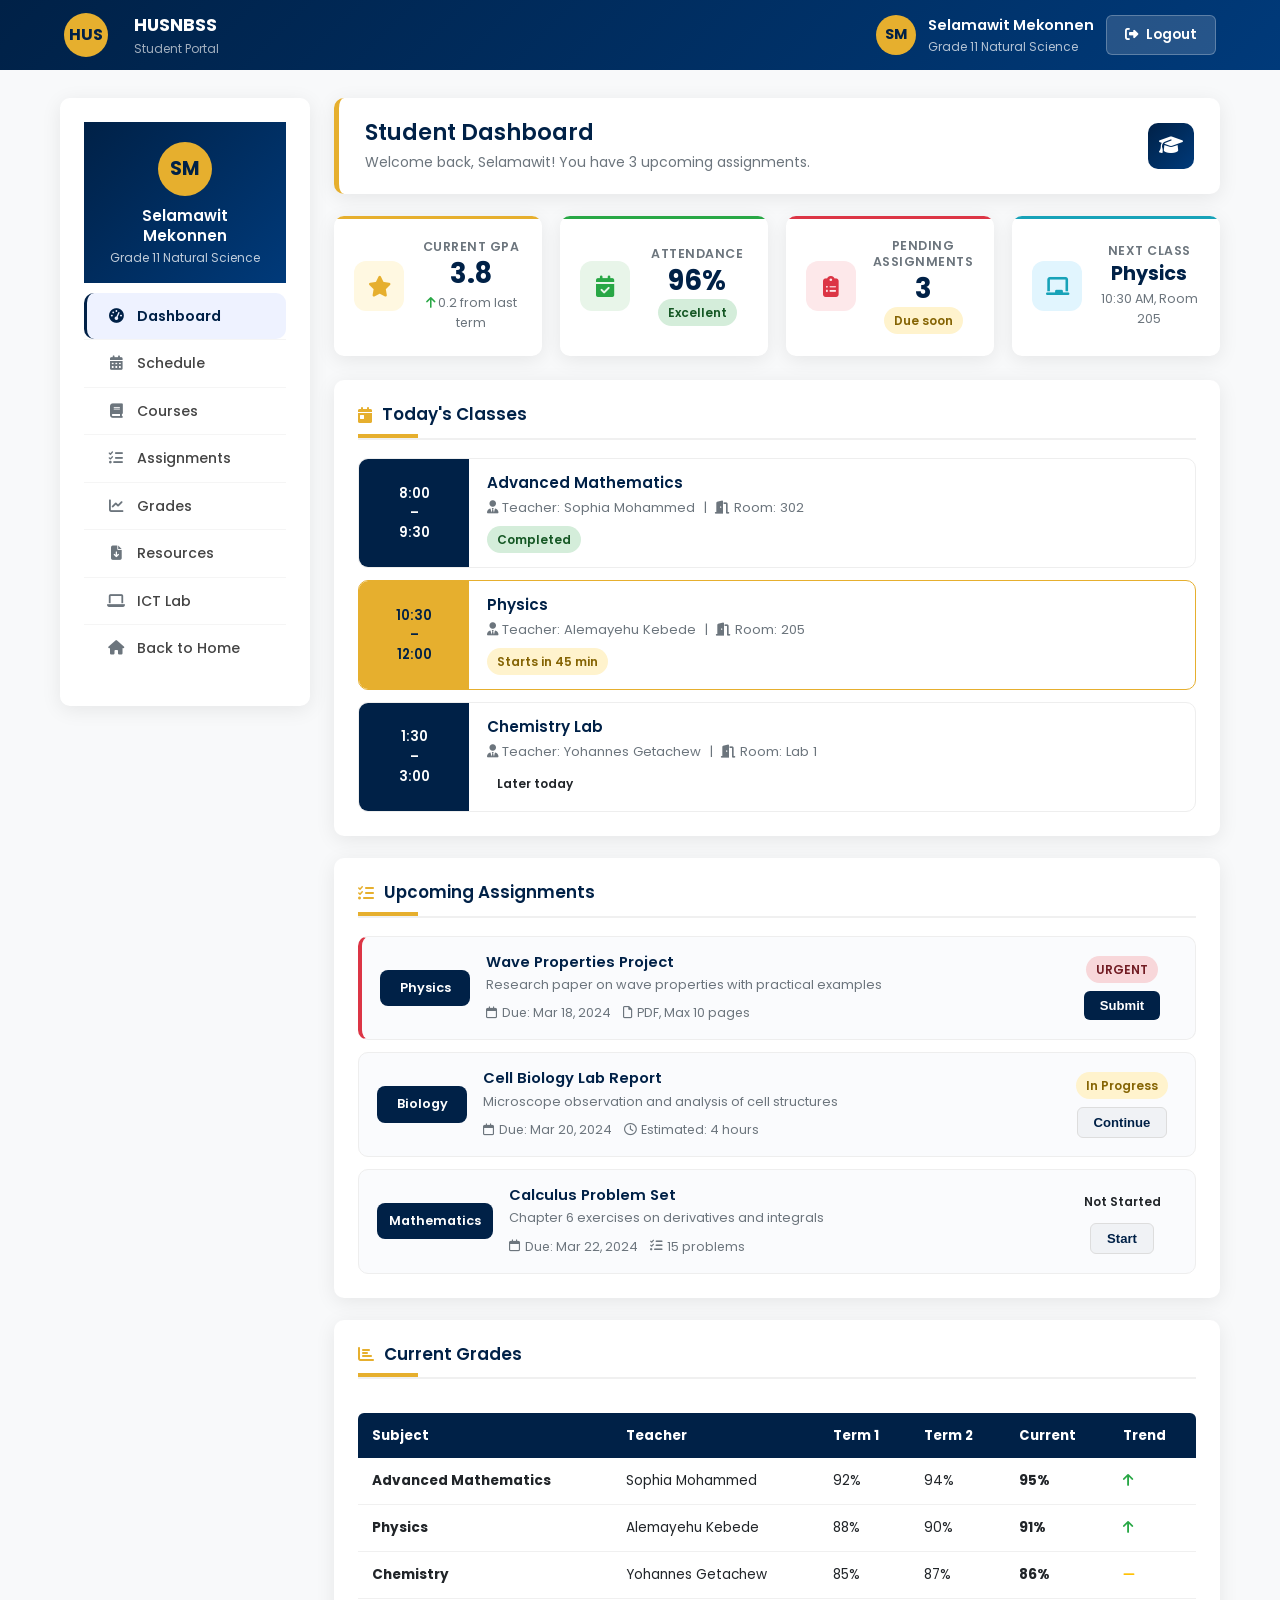
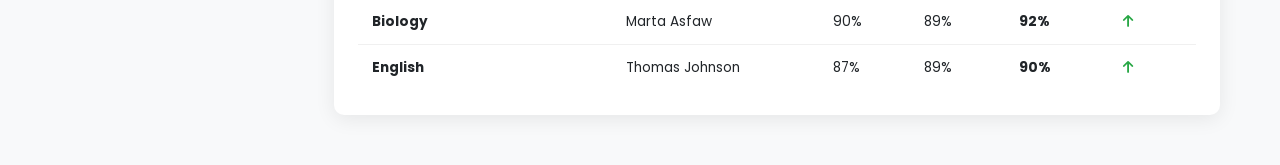
<file: finalproject (2)/finalproject/dashboard-student.html>
<!DOCTYPE html>
<html lang="en">

<head>
    <meta charset="UTF-8">
    <meta name="viewport" content="width=device-width, initial-scale=1.0">
    <title>Student Dashboard - HUSNBSS</title>
    <link rel="stylesheet" href="style.css">
    <link rel="stylesheet" href="https://cdnjs.cloudflare.com/ajax/libs/font-awesome/6.4.0/css/all.min.css">
    <link href="https://fonts.googleapis.com/css2?family=Poppins:wght@300;400;500;600;700&family=Roboto:wght@300;400;500;700&display=swap" rel="stylesheet">
    <style>
        /* ── Professional Student Dashboard Overrides ── */
        :root {
            --primary-color: #002147;
            --secondary-color: #E6AF2E;
            --accent-color: #1E6B52;
            --danger-color: #DC3545;
            --success-color: #28A745;
            --info-color: #17a2b8;
            --gray-color: #6C757D;
            --border-radius: 10px;
            --box-shadow: 0 4px 20px rgba(0,0,0,.08);
            --transition: all .3s ease;
        }

        body.dashboard {
            background: #f0f2f5;
            font-family: 'Poppins', sans-serif;
        }

        /* ── Header ── */
        .dashboard-header {
            background: linear-gradient(135deg, var(--primary-color) 0%, #003a7a 100%);
            padding: 0;
            box-shadow: 0 2px 20px rgba(0,0,0,.2);
        }
        .dashboard-header .container { padding: 0 24px; }
        .dashboard-nav {
            display: flex;
            justify-content: space-between;
            align-items: center;
            height: 70px;
        }
        .logo { display: flex; align-items: center; gap: 14px; text-decoration: none; }
        .logo-icon {
            width: 44px; height: 44px;
            background: var(--secondary-color);
            color: var(--primary-color);
            border-radius: 50%;
            display: flex; align-items: center; justify-content: center;
            font-weight: 700; font-size: 1rem;
            flex-shrink: 0;
        }
        .logo-main { font-size: 1.1rem; font-weight: 700; color: #fff; display: block; }
        .logo-sub  { font-size: .75rem; color: rgba(255,255,255,.7); display: block; }
        .user-info { display: flex; align-items: center; gap: 12px; }
        .user-avatar {
            width: 40px; height: 40px;
            background: var(--secondary-color);
            color: var(--primary-color);
            border-radius: 50%;
            display: flex; align-items: center; justify-content: center;
            font-weight: 700; font-size: .9rem;
            flex-shrink: 0;
        }
        .user-name  { font-weight: 600; color: #fff; font-size: .9rem; }
        .user-role  { font-size: .75rem; color: rgba(255,255,255,.7); }
        .btn-login {
            background: rgba(255,255,255,.15);
            color: #fff;
            padding: 8px 18px;
            border-radius: 6px;
            font-weight: 600; font-size: .85rem;
            text-decoration: none;
            display: flex; align-items: center; gap: 7px;
            transition: var(--transition);
            border: 1px solid rgba(255,255,255,.25);
        }
        .btn-login:hover { background: rgba(255,255,255,.25); }

        /* ── Layout ── */
        .dashboard-main { padding: 28px 0; }
        .dashboard-layout {
            display: grid;
            grid-template-columns: 250px 1fr;
            gap: 24px;
            align-items: start;
        }

        /* ── Sidebar ── */
        .dashboard-sidebar {
            background: #fff;
            border-radius: var(--border-radius);
            box-shadow: var(--box-shadow);
            overflow: hidden;
            position: sticky;
            top: 90px;
        }
        .sidebar-header {
            background: linear-gradient(135deg, var(--primary-color), #003a7a);
            padding: 20px 20px 16px;
            color: #fff;
        }
        .sidebar-header .avatar-lg {
            width: 54px; height: 54px;
            background: var(--secondary-color);
            color: var(--primary-color);
            border-radius: 50%;
            display: flex; align-items: center; justify-content: center;
            font-weight: 700; font-size: 1.2rem;
            margin: 0 auto 10px;
        }
        .sidebar-header h4 { text-align: center; font-size: .95rem; margin: 0; }
        .sidebar-header p  { text-align: center; font-size: .75rem; opacity: .75; margin: 2px 0 0; }

        .sidebar-menu { list-style: none; padding: 10px 0; margin: 0; }
        .sidebar-menu li { margin: 0; }
        .sidebar-menu a {
            display: flex; align-items: center; gap: 12px;
            padding: 12px 20px;
            color: #444;
            text-decoration: none;
            font-size: .88rem; font-weight: 500;
            transition: var(--transition);
            border-left: 3px solid transparent;
        }
        .sidebar-menu a i { width: 18px; text-align: center; font-size: .9rem; color: var(--gray-color); transition: var(--transition); }
        .sidebar-menu a:hover { background: #f4f6fa; color: var(--primary-color); border-left-color: var(--secondary-color); }
        .sidebar-menu a:hover i { color: var(--primary-color); }
        .sidebar-menu a.active { background: #eef2ff; color: var(--primary-color); border-left-color: var(--primary-color); font-weight: 600; }
        .sidebar-menu a.active i { color: var(--primary-color); }
        .sidebar-menu li + li { border-top: 1px solid #f5f5f5; }

        /* ── Content ── */
        .dashboard-content {
            background: transparent;
            box-shadow: none;
            padding: 0;
        }

        /* Page title bar */
        .page-title-bar {
            background: #fff;
            border-radius: var(--border-radius);
            box-shadow: var(--box-shadow);
            padding: 20px 26px;
            margin-bottom: 22px;
            display: flex; align-items: center; justify-content: space-between;
            border-left: 5px solid var(--secondary-color);
        }
        .page-title-bar h1 { font-size: 1.4rem; color: var(--primary-color); margin: 0; }
        .page-title-bar .subtitle { font-size: .875rem; color: var(--gray-color); margin: 4px 0 0; }
        .page-title-bar .title-icon {
            width: 46px; height: 46px;
            background: linear-gradient(135deg, var(--primary-color), #003a7a);
            border-radius: 10px;
            display: flex; align-items: center; justify-content: center;
            color: #fff; font-size: 1.2rem;
            flex-shrink: 0;
        }

        /* ── Stat Cards ── */
        .stats-grid {
            display: grid;
            grid-template-columns: repeat(auto-fit, minmax(180px, 1fr));
            gap: 18px;
            margin-bottom: 24px;
        }
        .stat-card {
            background: #fff;
            border-radius: var(--border-radius);
            box-shadow: var(--box-shadow);
            padding: 22px 20px;
            display: flex; align-items: center; gap: 16px;
            transition: var(--transition);
            border-top: none;
            overflow: hidden;
            position: relative;
        }
        .stat-card::before {
            content: '';
            position: absolute;
            top: 0; left: 0; right: 0; height: 3px;
            background: var(--secondary-color);
        }
        .stat-card:nth-child(2)::before { background: var(--success-color); }
        .stat-card:nth-child(3)::before { background: var(--danger-color); }
        .stat-card:nth-child(4)::before { background: var(--info-color); }
        .stat-card:hover { transform: translateY(-4px); box-shadow: 0 10px 30px rgba(0,0,0,.12); }
        .stat-icon {
            width: 50px; height: 50px; border-radius: 12px;
            display: flex; align-items: center; justify-content: center;
            font-size: 1.3rem; flex-shrink: 0;
            background: #fff8e1; color: var(--secondary-color);
        }
        .stat-card:nth-child(2) .stat-icon { background: #e8f5e9; color: var(--success-color); }
        .stat-card:nth-child(3) .stat-icon { background: #fde8ea; color: var(--danger-color); }
        .stat-card:nth-child(4) .stat-icon { background: #e1f5fe; color: var(--info-color); }
        .stat-info { flex: 1; min-width: 0; }
        .stat-card h3 { font-size: .78rem; color: var(--gray-color); text-transform: uppercase; letter-spacing: .5px; margin: 0 0 5px; }
        .stat-card .number { font-size: 1.7rem; font-weight: 700; color: var(--primary-color); line-height: 1; margin-bottom: 5px; }
        .stat-card .trend { font-size: .78rem; color: var(--gray-color); }

        /* ── Section Panels ── */
        .section {
            background: #fff;
            border-radius: var(--border-radius);
            box-shadow: var(--box-shadow);
            padding: 24px;
            margin-bottom: 22px;
        }
        .section h2 {
            font-size: 1.05rem;
            color: var(--primary-color);
            margin: 0 0 18px;
            padding-bottom: 12px;
            border-bottom: 2px solid #f0f0f0;
            display: flex; align-items: center; gap: 10px;
        }
        .section h2 i { color: var(--secondary-color); font-size: 1rem; }

        /* ── Today's Classes ── */
        .schedule-today { display: flex; flex-direction: column; gap: 12px; }
        .class-card {
            display: flex;
            border-radius: 10px;
            overflow: hidden;
            border: 1px solid #eee;
            transition: var(--transition);
        }
        .class-card:hover { box-shadow: 0 6px 18px rgba(0,0,0,.1); transform: translateY(-2px); }
        .class-card.upcoming { border-color: var(--secondary-color); }
        .class-time {
            background: var(--primary-color);
            color: #fff;
            padding: 16px 14px;
            display: flex; flex-direction: column; align-items: center; justify-content: center;
            min-width: 110px;
            text-align: center;
            font-size: .82rem; font-weight: 600; line-height: 1.5;
        }
        .class-card.upcoming .class-time { background: var(--secondary-color); color: var(--primary-color); }
        .class-details { padding: 14px 18px; flex: 1; }
        .class-details h3 { font-size: .95rem; margin: 0 0 4px; color: var(--primary-color); }
        .class-details p { font-size: .82rem; color: var(--gray-color); margin: 0 0 8px; }

        /* ── Assignments ── */
        .assignments-list { display: flex; flex-direction: column; gap: 12px; }
        .assignment-card {
            display: flex; align-items: center; gap: 16px;
            background: #fafbfd;
            border: 1px solid #eee;
            border-radius: 10px;
            padding: 16px 18px;
            transition: var(--transition);
        }
        .assignment-card.urgent { border-left: 4px solid var(--danger-color); }
        .assignment-card:hover { transform: translateY(-2px); box-shadow: 0 6px 18px rgba(0,0,0,.08); }
        .assignment-subject {
            background: var(--primary-color);
            color: #fff;
            padding: 8px 12px;
            border-radius: 8px;
            font-weight: 600; font-size: .8rem;
            min-width: 90px; text-align: center;
            flex-shrink: 0;
        }
        .assignment-details { flex: 1; min-width: 0; }
        .assignment-details h3 { font-size: .92rem; margin: 0 0 3px; color: var(--primary-color); }
        .assignment-details p { font-size: .8rem; color: var(--gray-color); margin: 0 0 8px; }
        .assignment-meta { display: flex; flex-wrap: wrap; gap: 12px; color: var(--gray-color); font-size: .78rem; }
        .assignment-meta span { display: flex; align-items: center; gap: 5px; }
        .assignment-status { display: flex; flex-direction: column; align-items: center; gap: 8px; min-width: 110px; flex-shrink: 0; }

        /* ── Badges ── */
        .badge {
            display: inline-block; padding: 4px 10px;
            border-radius: 20px; font-size: .75rem; font-weight: 600;
        }
        .badge-success { background: #d4edda; color: #155724; }
        .badge-warning { background: #fff3cd; color: #856404; }
        .badge-danger  { background: #f8d7da; color: #721c24; }

        /* ── Buttons ── */
        .btn-primary, .btn-secondary {
            padding: 7px 16px; border-radius: 6px; font-size: .82rem;
            font-weight: 600; cursor: pointer; border: none;
            transition: var(--transition); text-decoration: none;
            display: inline-block; text-align: center;
        }
        .btn-primary { background: var(--primary-color); color: #fff; }
        .btn-primary:hover { background: #003a7a; }
        .btn-secondary { background: #f0f2f5; color: var(--primary-color); border: 1px solid #ddd; }
        .btn-secondary:hover { background: #e2e6ea; }

        /* ── Table ── */
        .table { width: 100%; border-collapse: collapse; }
        .table th { background: var(--primary-color); color: #fff; padding: 12px 14px; font-size: .82rem; text-align: left; }
        .table th:first-child { border-radius: 6px 0 0 0; }
        .table th:last-child  { border-radius: 0 6px 0 0; }
        .table td { padding: 12px 14px; border-bottom: 1px solid #f0f0f0; font-size: .85rem; }
        .table tr:last-child td { border-bottom: none; }
        .table tr:hover td { background: #f8f9ff; }
        .text-success { color: var(--success-color); }
        .text-warning { color: #ffc107; }
        .table-responsive { overflow-x: auto; border-radius: 8px; }

        /* ── Responsive ── */
        @media (max-width: 992px) {
            .dashboard-layout { grid-template-columns: 1fr; }
            .dashboard-sidebar { position: static; }
        }
        @media (max-width: 640px) {
            .class-card, .assignment-card { flex-direction: column; text-align: center; }
            .class-time { min-width: 100%; }
            .assignment-subject { min-width: auto; }
            .assignment-meta { justify-content: center; }
            .assignment-status { min-width: auto; width: 100%; }
            .page-title-bar { flex-direction: column; gap: 12px; align-items: flex-start; }
        }
    </style>
</head>

<body class="dashboard">

    <!-- Header -->
    <header class="dashboard-header">
        <div class="container">
            <div class="dashboard-nav">
                <div class="logo">
                    <div class="logo-icon">HUS</div>
                    <div class="logo-text">
                        <span class="logo-main">HUSNBSS</span>
                        <span class="logo-sub">Student Portal</span>
                    </div>
                </div>
                <div class="user-info">
                    <div class="user-avatar">SM</div>
                    <div>
                        <div class="user-name">Selamawit Mekonnen</div>
                        <div class="user-role">Grade 11 Natural Science</div>
                    </div>
                    <a href="index.html" class="btn-login"><i class="fas fa-sign-out-alt"></i> Logout</a>
                </div>
            </div>
        </div>
    </header>

    <!-- Main -->
    <main class="dashboard-main">
        <div class="container">
            <div class="dashboard-layout">

                <!-- Sidebar -->
                <aside class="dashboard-sidebar">
                    <div class="sidebar-header">
                        <div class="avatar-lg">SM</div>
                        <h4>Selamawit Mekonnen</h4>
                        <p>Grade 11 Natural Science</p>
                    </div>
                    <ul class="sidebar-menu">
                        <li><a href="dashboard-student.html" class="active"><i class="fas fa-tachometer-alt"></i> Dashboard</a></li>
                        <li><a href="#"><i class="fas fa-calendar-alt"></i> Schedule</a></li>
                        <li><a href="#"><i class="fas fa-book"></i> Courses</a></li>
                        <li><a href="#"><i class="fas fa-tasks"></i> Assignments</a></li>
                        <li><a href="#"><i class="fas fa-chart-line"></i> Grades</a></li>
                        <li><a href="#"><i class="fas fa-file-download"></i> Resources</a></li>
                        <li><a href="#"><i class="fas fa-laptop"></i> ICT Lab</a></li>
                        <li><a href="index.html"><i class="fas fa-home"></i> Back to Home</a></li>
                    </ul>
                </aside>

                <!-- Content -->
                <section class="dashboard-content">

                    <!-- Page title -->
                    <div class="page-title-bar">
                        <div>
                            <h1>Student Dashboard</h1>
                            <p class="subtitle">Welcome back, Selamawit! You have 3 upcoming assignments.</p>
                        </div>
                        <div class="title-icon"><i class="fas fa-graduation-cap"></i></div>
                    </div>

                    <!-- Stats -->
                    <div class="stats-grid">
                        <div class="stat-card">
                            <div class="stat-icon"><i class="fas fa-star"></i></div>
                            <div class="stat-info">
                                <h3>Current GPA</h3>
                                <div class="number">3.8</div>
                                <div class="trend"><i class="fas fa-arrow-up text-success"></i> 0.2 from last term</div>
                            </div>
                        </div>
                        <div class="stat-card">
                            <div class="stat-icon"><i class="fas fa-calendar-check"></i></div>
                            <div class="stat-info">
                                <h3>Attendance</h3>
                                <div class="number">96%</div>
                                <div class="trend"><span class="badge badge-success">Excellent</span></div>
                            </div>
                        </div>
                        <div class="stat-card">
                            <div class="stat-icon"><i class="fas fa-clipboard-list"></i></div>
                            <div class="stat-info">
                                <h3>Pending Assignments</h3>
                                <div class="number">3</div>
                                <div class="trend"><span class="badge badge-warning">Due soon</span></div>
                            </div>
                        </div>
                        <div class="stat-card">
                            <div class="stat-icon"><i class="fas fa-chalkboard"></i></div>
                            <div class="stat-info">
                                <h3>Next Class</h3>
                                <div class="number" style="font-size:1.2rem;">Physics</div>
                                <div class="trend">10:30 AM, Room 205</div>
                            </div>
                        </div>
                    </div>

                    <!-- Today's Classes -->
                    <div class="section">
                        <h2><i class="fas fa-calendar-day"></i> Today's Classes</h2>
                        <div class="schedule-today">
                            <div class="class-card">
                                <div class="class-time">8:00<br>–<br>9:30</div>
                                <div class="class-details">
                                    <h3>Advanced Mathematics</h3>
                                    <p><i class="fas fa-user-tie"></i> Teacher: Sophia Mohammed &nbsp;|&nbsp; <i class="fas fa-door-open"></i> Room: 302</p>
                                    <span class="badge badge-success">Completed</span>
                                </div>
                            </div>
                            <div class="class-card upcoming">
                                <div class="class-time">10:30<br>–<br>12:00</div>
                                <div class="class-details">
                                    <h3>Physics</h3>
                                    <p><i class="fas fa-user-tie"></i> Teacher: Alemayehu Kebede &nbsp;|&nbsp; <i class="fas fa-door-open"></i> Room: 205</p>
                                    <span class="badge badge-warning">Starts in 45 min</span>
                                </div>
                            </div>
                            <div class="class-card">
                                <div class="class-time">1:30<br>–<br>3:00</div>
                                <div class="class-details">
                                    <h3>Chemistry Lab</h3>
                                    <p><i class="fas fa-user-tie"></i> Teacher: Yohannes Getachew &nbsp;|&nbsp; <i class="fas fa-door-open"></i> Room: Lab 1</p>
                                    <span class="badge">Later today</span>
                                </div>
                            </div>
                        </div>
                    </div>

                    <!-- Upcoming Assignments -->
                    <div class="section">
                        <h2><i class="fas fa-tasks"></i> Upcoming Assignments</h2>
                        <div class="assignments-list">

                            <div class="assignment-card urgent">
                                <div class="assignment-subject">Physics</div>
                                <div class="assignment-details">
                                    <h3>Wave Properties Project</h3>
                                    <p>Research paper on wave properties with practical examples</p>
                                    <div class="assignment-meta">
                                        <span><i class="far fa-calendar"></i> Due: Mar 18, 2024</span>
                                        <span><i class="far fa-file"></i> PDF, Max 10 pages</span>
                                    </div>
                                </div>
                                <div class="assignment-status">
                                    <span class="badge badge-danger">URGENT</span>
                                    <button class="btn-primary">Submit</button>
                                </div>
                            </div>

                            <div class="assignment-card">
                                <div class="assignment-subject">Biology</div>
                                <div class="assignment-details">
                                    <h3>Cell Biology Lab Report</h3>
                                    <p>Microscope observation and analysis of cell structures</p>
                                    <div class="assignment-meta">
                                        <span><i class="far fa-calendar"></i> Due: Mar 20, 2024</span>
                                        <span><i class="far fa-clock"></i> Estimated: 4 hours</span>
                                    </div>
                                </div>
                                <div class="assignment-status">
                                    <span class="badge badge-warning">In Progress</span>
                                    <button class="btn-secondary">Continue</button>
                                </div>
                            </div>

                            <div class="assignment-card">
                                <div class="assignment-subject">Mathematics</div>
                                <div class="assignment-details">
                                    <h3>Calculus Problem Set</h3>
                                    <p>Chapter 6 exercises on derivatives and integrals</p>
                                    <div class="assignment-meta">
                                        <span><i class="far fa-calendar"></i> Due: Mar 22, 2024</span>
                                        <span><i class="fas fa-tasks"></i> 15 problems</span>
                                    </div>
                                </div>
                                <div class="assignment-status">
                                    <span class="badge">Not Started</span>
                                    <button class="btn-secondary">Start</button>
                                </div>
                            </div>

                        </div>
                    </div>

                    <!-- Current Grades -->
                    <div class="section">
                        <h2><i class="fas fa-chart-bar"></i> Current Grades</h2>
                        <div class="table-responsive">
                            <table class="table">
                                <thead>
                                    <tr>
                                        <th>Subject</th>
                                        <th>Teacher</th>
                                        <th>Term 1</th>
                                        <th>Term 2</th>
                                        <th>Current</th>
                                        <th>Trend</th>
                                    </tr>
                                </thead>
                                <tbody>
                                    <tr>
                                        <td><strong>Advanced Mathematics</strong></td>
                                        <td>Sophia Mohammed</td>
                                        <td>92%</td><td>94%</td><td><strong>95%</strong></td>
                                        <td><i class="fas fa-arrow-up text-success"></i></td>
                                    </tr>
                                    <tr>
                                        <td><strong>Physics</strong></td>
                                        <td>Alemayehu Kebede</td>
                                        <td>88%</td><td>90%</td><td><strong>91%</strong></td>
                                        <td><i class="fas fa-arrow-up text-success"></i></td>
                                    </tr>
                                    <tr>
                                        <td><strong>Chemistry</strong></td>
                                        <td>Yohannes Getachew</td>
                                        <td>85%</td><td>87%</td><td><strong>86%</strong></td>
                                        <td><i class="fas fa-minus text-warning"></i></td>
                                    </tr>
                                    <tr>
                                        <td><strong>Biology</strong></td>
                                        <td>Marta Asfaw</td>
                                        <td>90%</td><td>89%</td><td><strong>92%</strong></td>
                                        <td><i class="fas fa-arrow-up text-success"></i></td>
                                    </tr>
                                    <tr>
                                        <td><strong>English</strong></td>
                                        <td>Thomas Johnson</td>
                                        <td>87%</td><td>89%</td><td><strong>90%</strong></td>
                                        <td><i class="fas fa-arrow-up text-success"></i></td>
                                    </tr>
                                </tbody>
                            </table>
                        </div>
                    </div>

                </section>
            </div>
        </div>
    </main>

</body>
</html>
</file>
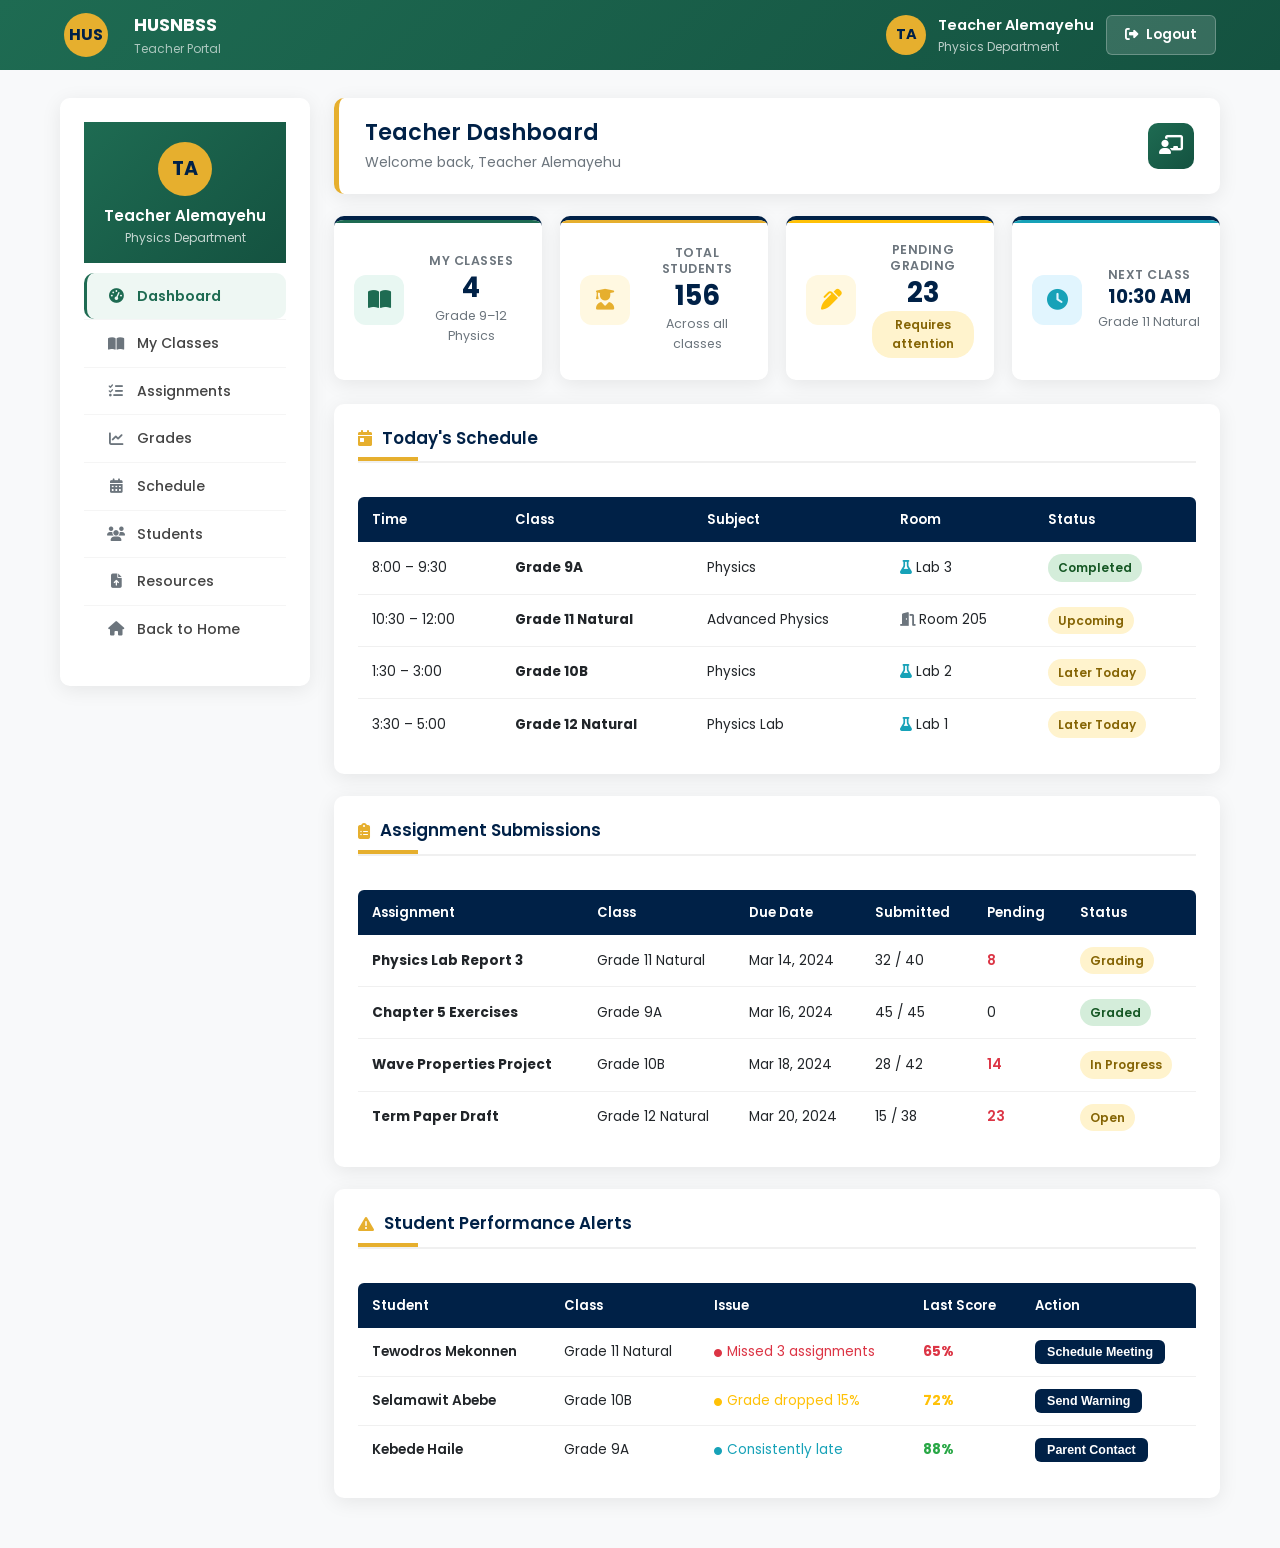
<file: finalproject (2)/finalproject/dashboard-teacher.html>
<!DOCTYPE html>
<html lang="en">

<head>
    <meta charset="UTF-8">
    <meta name="viewport" content="width=device-width, initial-scale=1.0">
    <title>Teacher Dashboard - HUSNBSS</title>
    <link rel="stylesheet" href="style.css">
    <link rel="stylesheet" href="https://cdnjs.cloudflare.com/ajax/libs/font-awesome/6.4.0/css/all.min.css">
    <link href="https://fonts.googleapis.com/css2?family=Poppins:wght@300;400;500;600;700&family=Roboto:wght@300;400;500;700&display=swap" rel="stylesheet">
    <style>
        /* ── Professional Teacher Dashboard ── */
        :root {
            --primary-color: #002147;
            --secondary-color: #E6AF2E;
            --accent-color: #1E6B52;
            --danger-color: #DC3545;
            --success-color: #28A745;
            --info-color: #17a2b8;
            --warning-color: #ffc107;
            --gray-color: #6C757D;
            --border-radius: 10px;
            --box-shadow: 0 4px 20px rgba(0,0,0,.08);
            --transition: all .3s ease;
        }

        body.dashboard {
            background: #f0f2f5;
            font-family: 'Poppins', sans-serif;
        }

        /* ── Header ── */
        .dashboard-header {
            background: linear-gradient(135deg, #1E6B52 0%, #145240 100%);
            padding: 0;
            box-shadow: 0 2px 20px rgba(0,0,0,.2);
        }
        .dashboard-header .container { padding: 0 24px; }
        .dashboard-nav {
            display: flex;
            justify-content: space-between;
            align-items: center;
            height: 70px;
        }
        .logo { display: flex; align-items: center; gap: 14px; text-decoration: none; }
        .logo-icon {
            width: 44px; height: 44px;
            background: var(--secondary-color);
            color: var(--primary-color);
            border-radius: 50%;
            display: flex; align-items: center; justify-content: center;
            font-weight: 700; font-size: 1rem; flex-shrink: 0;
        }
        .logo-main { font-size: 1.1rem; font-weight: 700; color: #fff; display: block; }
        .logo-sub  { font-size: .75rem; color: rgba(255,255,255,.7); display: block; }
        .user-info { display: flex; align-items: center; gap: 12px; }
        .user-avatar {
            width: 40px; height: 40px;
            background: var(--secondary-color);
            color: var(--primary-color);
            border-radius: 50%;
            display: flex; align-items: center; justify-content: center;
            font-weight: 700; font-size: .9rem; flex-shrink: 0;
        }
        .user-name  { font-weight: 600; color: #fff; font-size: .9rem; }
        .user-role  { font-size: .75rem; color: rgba(255,255,255,.7); }
        .btn-login {
            background: rgba(255,255,255,.15);
            color: #fff;
            padding: 8px 18px;
            border-radius: 6px;
            font-weight: 600; font-size: .85rem;
            text-decoration: none;
            display: flex; align-items: center; gap: 7px;
            transition: var(--transition);
            border: 1px solid rgba(255,255,255,.25);
        }
        .btn-login:hover { background: rgba(255,255,255,.25); }

        /* ── Layout ── */
        .dashboard-main { padding: 28px 0; }
        .dashboard-layout {
            display: grid;
            grid-template-columns: 250px 1fr;
            gap: 24px;
            align-items: start;
        }

        /* ── Sidebar ── */
        .dashboard-sidebar {
            background: #fff;
            border-radius: var(--border-radius);
            box-shadow: var(--box-shadow);
            overflow: hidden;
            position: sticky;
            top: 90px;
        }
        .sidebar-header {
            background: linear-gradient(135deg, #1E6B52, #145240);
            padding: 20px 20px 16px;
            color: #fff;
        }
        .sidebar-header .avatar-lg {
            width: 54px; height: 54px;
            background: var(--secondary-color);
            color: var(--primary-color);
            border-radius: 50%;
            display: flex; align-items: center; justify-content: center;
            font-weight: 700; font-size: 1.2rem;
            margin: 0 auto 10px;
        }
        .sidebar-header h4 { text-align: center; font-size: .95rem; margin: 0; }
        .sidebar-header p  { text-align: center; font-size: .75rem; opacity: .75; margin: 2px 0 0; }

        .sidebar-menu { list-style: none; padding: 10px 0; margin: 0; }
        .sidebar-menu li { margin: 0; }
        .sidebar-menu a {
            display: flex; align-items: center; gap: 12px;
            padding: 12px 20px;
            color: #444;
            text-decoration: none;
            font-size: .88rem; font-weight: 500;
            transition: var(--transition);
            border-left: 3px solid transparent;
        }
        .sidebar-menu a i { width: 18px; text-align: center; font-size: .9rem; color: var(--gray-color); transition: var(--transition); }
        .sidebar-menu a:hover { background: #f4f6fa; color: #1E6B52; border-left-color: var(--secondary-color); }
        .sidebar-menu a:hover i { color: #1E6B52; }
        .sidebar-menu a.active { background: #eef7f3; color: #1E6B52; border-left-color: #1E6B52; font-weight: 600; }
        .sidebar-menu a.active i { color: #1E6B52; }
        .sidebar-menu li + li { border-top: 1px solid #f5f5f5; }

        /* ── Content Area ── */
        .dashboard-content { background: transparent; box-shadow: none; padding: 0; }

        /* Page title bar */
        .page-title-bar {
            background: #fff;
            border-radius: var(--border-radius);
            box-shadow: var(--box-shadow);
            padding: 20px 26px;
            margin-bottom: 22px;
            display: flex; align-items: center; justify-content: space-between;
            border-left: 5px solid var(--secondary-color);
        }
        .page-title-bar h1 { font-size: 1.4rem; color: var(--primary-color); margin: 0; }
        .page-title-bar .subtitle { font-size: .875rem; color: var(--gray-color); margin: 4px 0 0; }
        .page-title-bar .title-icon {
            width: 46px; height: 46px;
            background: linear-gradient(135deg, #1E6B52, #145240);
            border-radius: 10px;
            display: flex; align-items: center; justify-content: center;
            color: #fff; font-size: 1.2rem; flex-shrink: 0;
        }

        /* ── Stat Cards ── */
        .stats-grid {
            display: grid;
            grid-template-columns: repeat(auto-fit, minmax(180px, 1fr));
            gap: 18px;
            margin-bottom: 24px;
        }
        .stat-card {
            background: #fff;
            border-radius: var(--border-radius);
            box-shadow: var(--box-shadow);
            padding: 22px 20px;
            display: flex; align-items: center; gap: 16px;
            transition: var(--transition);
            position: relative; overflow: hidden;
        }
        .stat-card::before {
            content: ''; position: absolute;
            top: 0; left: 0; right: 0; height: 3px;
            background: #1E6B52;
        }
        .stat-card:nth-child(2)::before { background: var(--secondary-color); }
        .stat-card:nth-child(3)::before { background: var(--warning-color); }
        .stat-card:nth-child(4)::before { background: var(--info-color); }
        .stat-card:hover { transform: translateY(-4px); box-shadow: 0 10px 30px rgba(0,0,0,.12); }
        .stat-icon {
            width: 50px; height: 50px; border-radius: 12px;
            display: flex; align-items: center; justify-content: center;
            font-size: 1.3rem; flex-shrink: 0;
            background: #e8f7f2; color: #1E6B52;
        }
        .stat-card:nth-child(2) .stat-icon { background: #fff8e1; color: var(--secondary-color); }
        .stat-card:nth-child(3) .stat-icon { background: #fff8e1; color: var(--warning-color); }
        .stat-card:nth-child(4) .stat-icon { background: #e1f5fe; color: var(--info-color); }
        .stat-info { flex: 1; min-width: 0; }
        .stat-card h3 { font-size: .78rem; color: var(--gray-color); text-transform: uppercase; letter-spacing: .5px; margin: 0 0 5px; }
        .stat-card .number { font-size: 1.7rem; font-weight: 700; color: var(--primary-color); line-height: 1; margin-bottom: 5px; }
        .stat-card .trend { font-size: .78rem; color: var(--gray-color); }

        /* ── Section Panels ── */
        .section {
            background: #fff;
            border-radius: var(--border-radius);
            box-shadow: var(--box-shadow);
            padding: 24px;
            margin-bottom: 22px;
        }
        .section h2 {
            font-size: 1.05rem; color: var(--primary-color);
            margin: 0 0 18px; padding-bottom: 12px;
            border-bottom: 2px solid #f0f0f0;
            display: flex; align-items: center; gap: 10px;
        }
        .section h2 i { color: var(--secondary-color); font-size: 1rem; }

        /* ── Tables ── */
        .table-responsive { overflow-x: auto; border-radius: 8px; }
        .table { width: 100%; border-collapse: collapse; }
        .table th {
            background: var(--primary-color);
            color: #fff; padding: 12px 14px;
            font-size: .82rem; text-align: left; font-weight: 600;
        }
        .table th:first-child { border-radius: 6px 0 0 0; }
        .table th:last-child  { border-radius: 0 6px 0 0; }
        .table td { padding: 12px 14px; border-bottom: 1px solid #f0f0f0; font-size: .85rem; vertical-align: middle; }
        .table tr:last-child td { border-bottom: none; }
        .table tr:hover td { background: #f8f9ff; }

        /* ── Badges ── */
        .badge {
            display: inline-block; padding: 4px 10px;
            border-radius: 20px; font-size: .75rem; font-weight: 600;
        }
        .badge-success { background: #d4edda; color: #155724; }
        .badge-warning { background: #fff3cd; color: #856404; }
        .badge-danger  { background: #f8d7da; color: #721c24; }

        /* ── Action Buttons ── */
        .btn-primary {
            padding: 7px 14px; border-radius: 6px; font-size: .82rem;
            font-weight: 600; cursor: pointer; border: none;
            transition: var(--transition); background: var(--primary-color); color: #fff;
            text-decoration: none; display: inline-block;
        }
        .btn-primary:hover { background: #003a7a; }
        .btn-primary.small { padding: 5px 12px; font-size: .78rem; }

        /* Performance alert row highlight */
        .alert-row td:first-child { font-weight: 600; }

        /* ── Responsive ── */
        @media (max-width: 992px) {
            .dashboard-layout { grid-template-columns: 1fr; }
            .dashboard-sidebar { position: static; }
        }
        @media (max-width: 640px) {
            .page-title-bar { flex-direction: column; gap: 12px; align-items: flex-start; }
        }
    </style>
</head>

<body class="dashboard">

    <!-- Header -->
    <header class="dashboard-header">
        <div class="container">
            <div class="dashboard-nav">
                <div class="logo">
                    <div class="logo-icon">HUS</div>
                    <div class="logo-text">
                        <span class="logo-main">HUSNBSS</span>
                        <span class="logo-sub">Teacher Portal</span>
                    </div>
                </div>
                <div class="user-info">
                    <div class="user-avatar">TA</div>
                    <div>
                        <div class="user-name">Teacher Alemayehu</div>
                        <div class="user-role">Physics Department</div>
                    </div>
                    <a href="index.html" class="btn-login"><i class="fas fa-sign-out-alt"></i> Logout</a>
                </div>
            </div>
        </div>
    </header>

    <!-- Main -->
    <main class="dashboard-main">
        <div class="container">
            <div class="dashboard-layout">

                <!-- Sidebar -->
                <aside class="dashboard-sidebar">
                    <div class="sidebar-header">
                        <div class="avatar-lg">TA</div>
                        <h4>Teacher Alemayehu</h4>
                        <p>Physics Department</p>
                    </div>
                    <ul class="sidebar-menu">
                        <li><a href="dashboard-teacher.html" class="active"><i class="fas fa-tachometer-alt"></i> Dashboard</a></li>
                        <li><a href="#"><i class="fas fa-book-open"></i> My Classes</a></li>
                        <li><a href="#"><i class="fas fa-tasks"></i> Assignments</a></li>
                        <li><a href="#"><i class="fas fa-chart-line"></i> Grades</a></li>
                        <li><a href="#"><i class="fas fa-calendar-alt"></i> Schedule</a></li>
                        <li><a href="#"><i class="fas fa-users"></i> Students</a></li>
                        <li><a href="#"><i class="fas fa-file-upload"></i> Resources</a></li>
                        <li><a href="index.html"><i class="fas fa-home"></i> Back to Home</a></li>
                    </ul>
                </aside>

                <!-- Content -->
                <section class="dashboard-content">

                    <!-- Page title -->
                    <div class="page-title-bar">
                        <div>
                            <h1>Teacher Dashboard</h1>
                            <p class="subtitle">Welcome back, Teacher Alemayehu</p>
                        </div>
                        <div class="title-icon"><i class="fas fa-chalkboard-teacher"></i></div>
                    </div>

                    <!-- Stats -->
                    <div class="stats-grid">
                        <div class="stat-card">
                            <div class="stat-icon"><i class="fas fa-book-open"></i></div>
                            <div class="stat-info">
                                <h3>My Classes</h3>
                                <div class="number">4</div>
                                <div class="trend">Grade 9–12 Physics</div>
                            </div>
                        </div>
                        <div class="stat-card">
                            <div class="stat-icon"><i class="fas fa-user-graduate"></i></div>
                            <div class="stat-info">
                                <h3>Total Students</h3>
                                <div class="number">156</div>
                                <div class="trend">Across all classes</div>
                            </div>
                        </div>
                        <div class="stat-card">
                            <div class="stat-icon"><i class="fas fa-pen-alt"></i></div>
                            <div class="stat-info">
                                <h3>Pending Grading</h3>
                                <div class="number">23</div>
                                <div class="trend"><span class="badge badge-warning">Requires attention</span></div>
                            </div>
                        </div>
                        <div class="stat-card">
                            <div class="stat-icon"><i class="fas fa-clock"></i></div>
                            <div class="stat-info">
                                <h3>Next Class</h3>
                                <div class="number" style="font-size:1.15rem;">10:30 AM</div>
                                <div class="trend">Grade 11 Natural</div>
                            </div>
                        </div>
                    </div>

                    <!-- Today's Schedule -->
                    <div class="section">
                        <h2><i class="fas fa-calendar-day"></i> Today's Schedule</h2>
                        <div class="table-responsive">
                            <table class="table">
                                <thead>
                                    <tr>
                                        <th>Time</th>
                                        <th>Class</th>
                                        <th>Subject</th>
                                        <th>Room</th>
                                        <th>Status</th>
                                    </tr>
                                </thead>
                                <tbody>
                                    <tr>
                                        <td>8:00 – 9:30</td>
                                        <td><strong>Grade 9A</strong></td>
                                        <td>Physics</td>
                                        <td><i class="fas fa-flask" style="color:var(--info-color)"></i> Lab 3</td>
                                        <td><span class="badge badge-success">Completed</span></td>
                                    </tr>
                                    <tr>
                                        <td>10:30 – 12:00</td>
                                        <td><strong>Grade 11 Natural</strong></td>
                                        <td>Advanced Physics</td>
                                        <td><i class="fas fa-door-open" style="color:var(--gray-color)"></i> Room 205</td>
                                        <td><span class="badge badge-warning">Upcoming</span></td>
                                    </tr>
                                    <tr>
                                        <td>1:30 – 3:00</td>
                                        <td><strong>Grade 10B</strong></td>
                                        <td>Physics</td>
                                        <td><i class="fas fa-flask" style="color:var(--info-color)"></i> Lab 2</td>
                                        <td><span class="badge badge-warning">Later Today</span></td>
                                    </tr>
                                    <tr>
                                        <td>3:30 – 5:00</td>
                                        <td><strong>Grade 12 Natural</strong></td>
                                        <td>Physics Lab</td>
                                        <td><i class="fas fa-flask" style="color:var(--info-color)"></i> Lab 1</td>
                                        <td><span class="badge badge-warning">Later Today</span></td>
                                    </tr>
                                </tbody>
                            </table>
                        </div>
                    </div>

                    <!-- Assignment Submissions -->
                    <div class="section">
                        <h2><i class="fas fa-clipboard-list"></i> Assignment Submissions</h2>
                        <div class="table-responsive">
                            <table class="table">
                                <thead>
                                    <tr>
                                        <th>Assignment</th>
                                        <th>Class</th>
                                        <th>Due Date</th>
                                        <th>Submitted</th>
                                        <th>Pending</th>
                                        <th>Status</th>
                                    </tr>
                                </thead>
                                <tbody>
                                    <tr>
                                        <td><strong>Physics Lab Report 3</strong></td>
                                        <td>Grade 11 Natural</td>
                                        <td>Mar 14, 2024</td>
                                        <td>32 / 40</td>
                                        <td><span style="color:var(--danger-color);font-weight:600;">8</span></td>
                                        <td><span class="badge badge-warning">Grading</span></td>
                                    </tr>
                                    <tr>
                                        <td><strong>Chapter 5 Exercises</strong></td>
                                        <td>Grade 9A</td>
                                        <td>Mar 16, 2024</td>
                                        <td>45 / 45</td>
                                        <td>0</td>
                                        <td><span class="badge badge-success">Graded</span></td>
                                    </tr>
                                    <tr>
                                        <td><strong>Wave Properties Project</strong></td>
                                        <td>Grade 10B</td>
                                        <td>Mar 18, 2024</td>
                                        <td>28 / 42</td>
                                        <td><span style="color:var(--danger-color);font-weight:600;">14</span></td>
                                        <td><span class="badge badge-warning">In Progress</span></td>
                                    </tr>
                                    <tr>
                                        <td><strong>Term Paper Draft</strong></td>
                                        <td>Grade 12 Natural</td>
                                        <td>Mar 20, 2024</td>
                                        <td>15 / 38</td>
                                        <td><span style="color:var(--danger-color);font-weight:600;">23</span></td>
                                        <td><span class="badge badge-warning">Open</span></td>
                                    </tr>
                                </tbody>
                            </table>
                        </div>
                    </div>

                    <!-- Student Performance Alerts -->
                    <div class="section">
                        <h2><i class="fas fa-exclamation-triangle"></i> Student Performance Alerts</h2>
                        <div class="table-responsive">
                            <table class="table">
                                <thead>
                                    <tr>
                                        <th>Student</th>
                                        <th>Class</th>
                                        <th>Issue</th>
                                        <th>Last Score</th>
                                        <th>Action</th>
                                    </tr>
                                </thead>
                                <tbody>
                                    <tr class="alert-row">
                                        <td>Tewodros Mekonnen</td>
                                        <td>Grade 11 Natural</td>
                                        <td><span style="color:var(--danger-color)"><i class="fas fa-circle" style="font-size:.5rem;margin-right:5px"></i>Missed 3 assignments</span></td>
                                        <td><strong style="color:var(--danger-color)">65%</strong></td>
                                        <td><button class="btn-primary small">Schedule Meeting</button></td>
                                    </tr>
                                    <tr class="alert-row">
                                        <td>Selamawit Abebe</td>
                                        <td>Grade 10B</td>
                                        <td><span style="color:var(--warning-color)"><i class="fas fa-circle" style="font-size:.5rem;margin-right:5px"></i>Grade dropped 15%</span></td>
                                        <td><strong style="color:var(--warning-color)">72%</strong></td>
                                        <td><button class="btn-primary small">Send Warning</button></td>
                                    </tr>
                                    <tr class="alert-row">
                                        <td>Kebede Haile</td>
                                        <td>Grade 9A</td>
                                        <td><span style="color:var(--info-color)"><i class="fas fa-circle" style="font-size:.5rem;margin-right:5px"></i>Consistently late</span></td>
                                        <td><strong style="color:var(--success-color)">88%</strong></td>
                                        <td><button class="btn-primary small">Parent Contact</button></td>
                                    </tr>
                                </tbody>
                            </table>
                        </div>
                    </div>

                </section>
            </div>
        </div>
    </main>

</body>
</html>
</file>
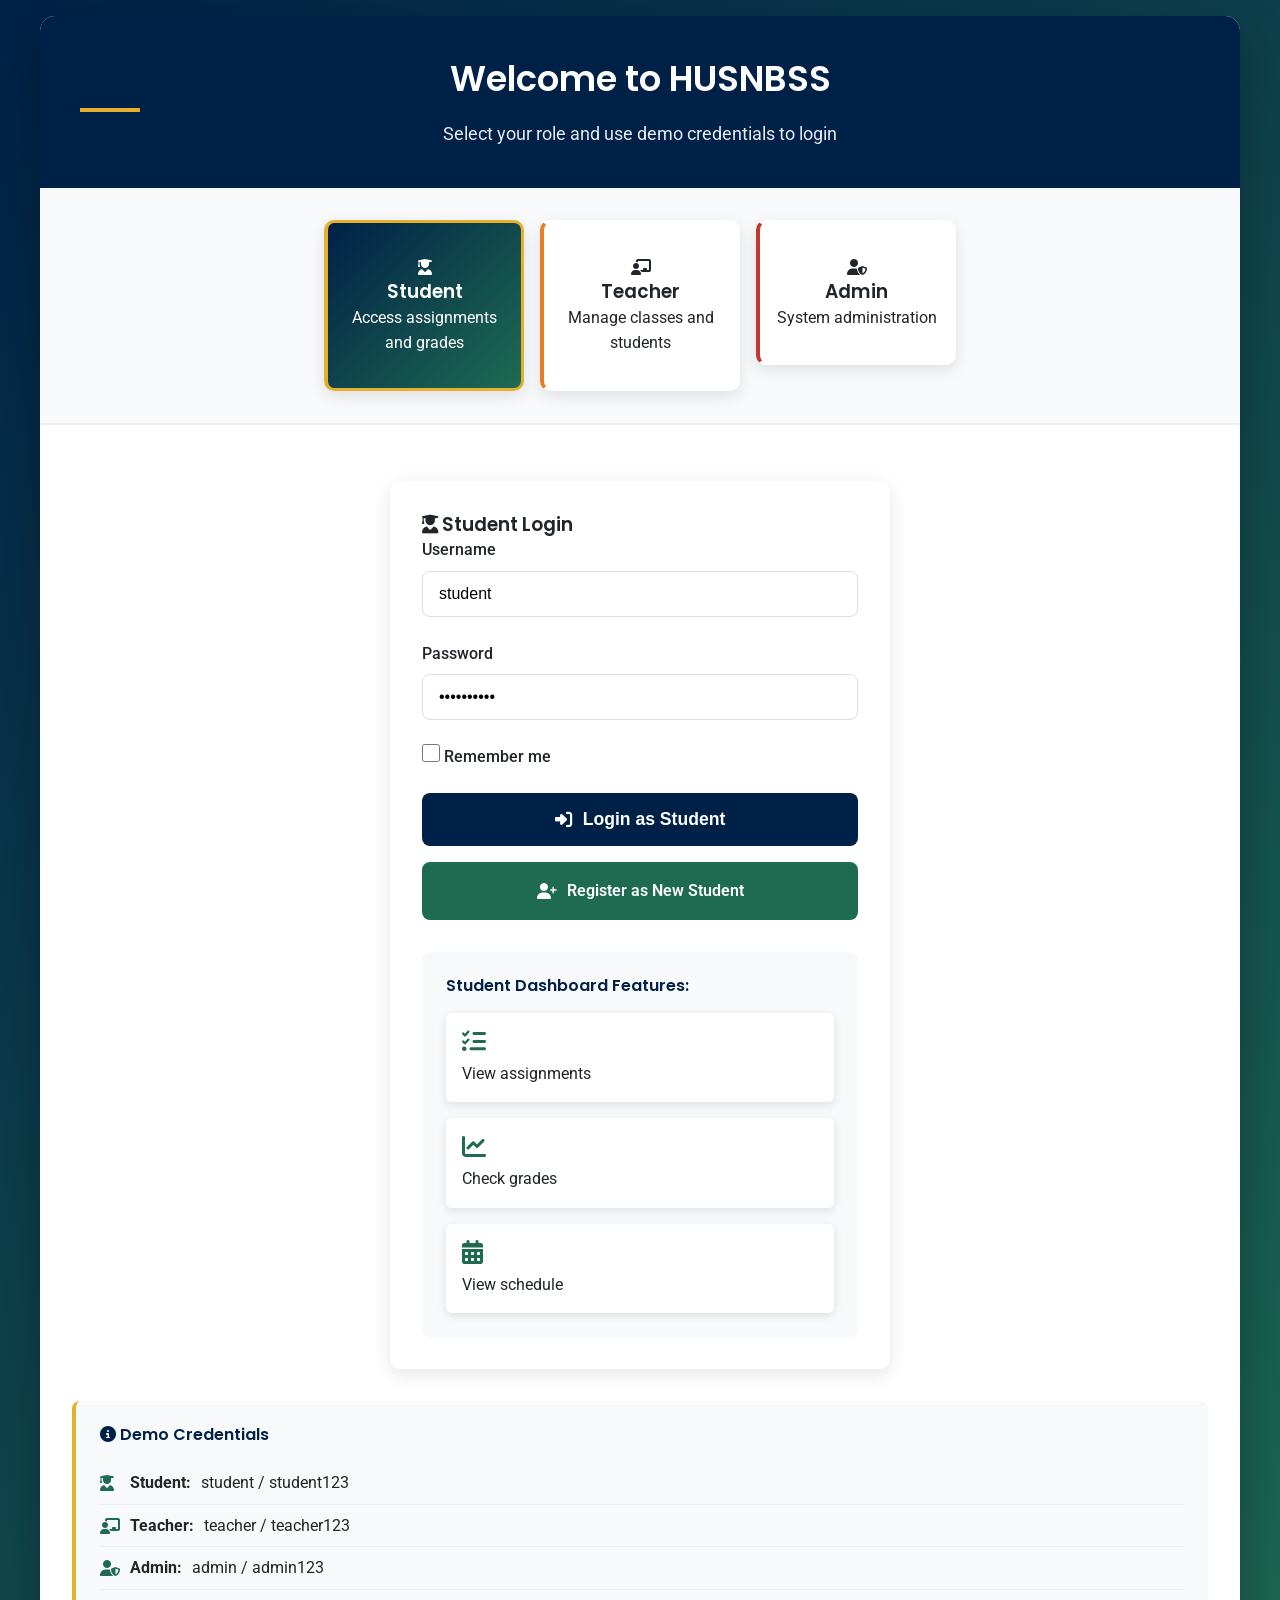
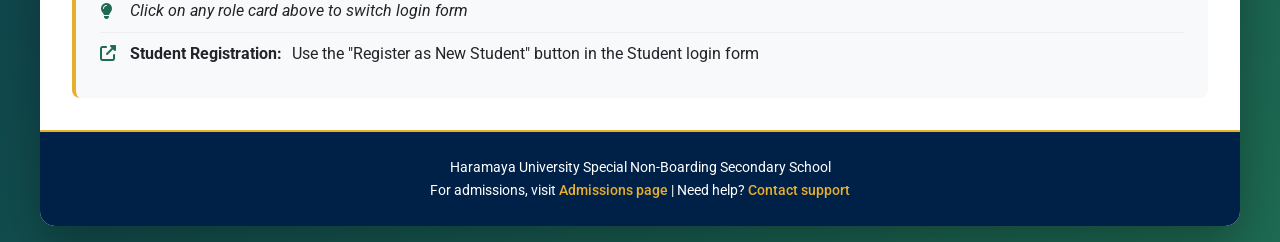
<file: finalproject (2)/finalproject/login.html>
<!DOCTYPE html>
<html lang="en">

<head>
    <meta charset="UTF-8">
    <meta name="viewport" content="width=device-width, initial-scale=1.0">
    <title>Login - HUSNBSS</title>
    <link rel="stylesheet" href="style.css">
    <link rel="stylesheet" href="https://cdnjs.cloudflare.com/ajax/libs/font-awesome/6.4.0/css/all.min.css">
    <link href="https://fonts.googleapis.com/css2?family=Poppins:wght@300;400;500;600;700&family=Roboto:wght@300;400;500;700&display=swap" rel="stylesheet">
    <style>
        /* CSS-only Login System */
        
         :root {
            --student-color: #1E6B52;
            --teacher-color: #E67E22;
            --admin-color: #C0392B;
        }
        
        * {
            margin: 0;
            padding: 0;
            box-sizing: border-box;
        }
        
        body {
            font-family: 'Roboto', sans-serif;
            line-height: 1.6;
            color: #212529;
            background: linear-gradient(135deg, #002147, #1E6B52);
            min-height: 100vh;
            display: flex;
            align-items: center;
            justify-content: center;
            padding: 1rem;
        }
        
        .login-system {
            width: 100%;
            max-width: 1200px;
            background: white;
            border-radius: 15px;
            box-shadow: 0 20px 50px rgba(0, 0, 0, 0.3);
            overflow: hidden;
            min-height: 700px;
        }
        /* Header */
        
        .login-header {
            background: #002147;
            color: white;
            padding: 2.5rem;
            text-align: center;
        }
        
        .login-header h2 {
            font-size: 2.2rem;
            margin-bottom: 0.5rem;
            color: white;
            font-family: 'Poppins', sans-serif;
        }
        
        .login-header p {
            opacity: 0.9;
            font-size: 1.1rem;
        }
        /* User Type Selection */
        
        .user-type-selector {
            display: flex;
            justify-content: center;
            gap: 1rem;
            padding: 2rem;
            background: #f8f9fa;
            border-bottom: 2px solid #eee;
        }
        
        .user-option {
            flex: 1;
            max-width: 200px;
        }
        
        .user-radio {
            display: none;
        }
        
        .user-label {
            display: block;
            padding: 2rem 1rem;
            background: white;
            border-radius: 10px;
            text-align: center;
            cursor: pointer;
            transition: all 0.3s ease;
            border: 3px solid transparent;
            box-shadow: 0 5px 15px rgba(0, 0, 0, 0.1);
        }
        
        .user-label:hover {
            transform: translateY(-5px);
            box-shadow: 0 10px 25px rgba(0, 0, 0, 0.15);
        }
        /* CSS-only form switching */
        /* Hide all forms by default */
        
        .user-form {
            display: none;
            opacity: 0;
            transform: translateY(20px);
            transition: all 0.5s ease;
        }
        /* Show form when corresponding radio is checked */
        
        #student-radio:checked~.forms-container #student-form,
        #teacher-radio:checked~.forms-container #teacher-form,
        #admin-radio:checked~.forms-container #admin-form {
            display: block;
            opacity: 1;
            transform: translateY(0);
        }
        /* Style active label */
        
        #student-radio:checked~.user-type-selector .student-label,
        #teacher-radio:checked~.user-type-selector .teacher-label,
        #admin-radio:checked~.user-type-selector .admin-label {
            background: linear-gradient(135deg, #002147, #1E6B52);
            color: white;
            border-color: #E6AF2E;
        }
        /* Label colors */
        
        .student-label {
            border-left: 4px solid var(--student-color);
        }
        
        .teacher-label {
            border-left: 4px solid var(--teacher-color);
        }
        
        .admin-label {
            border-left: 4px solid var(--admin-color);
        }
        /* Forms Container */
        
        .forms-container {
            padding: 2rem;
            min-height: 400px;
            position: relative;
        }
        /* Form Styling */
        
        .login-form {
            max-width: 500px;
            margin: 0 auto;
            padding: 2rem;
            background: white;
            border-radius: 10px;
            box-shadow: 0 5px 20px rgba(0, 0, 0, 0.1);
        }
        
        .form-group {
            margin-bottom: 1.5rem;
        }
        
        .form-group label {
            display: block;
            margin-bottom: 0.5rem;
            font-weight: 500;
            color: #212529;
        }
        
        .form-control {
            width: 100%;
            padding: 0.8rem 1rem;
            border: 1px solid #ddd;
            border-radius: 8px;
            font-size: 1rem;
            transition: all 0.3s ease;
        }
        
        .form-control:focus {
            outline: none;
            border-color: #002147;
            box-shadow: 0 0 0 3px rgba(0, 33, 71, 0.1);
        }
        
        .checkbox-label {
            display: flex;
            align-items: center;
            gap: 8px;
            cursor: pointer;
        }
        
        .checkbox-label input {
            width: 18px;
            height: 18px;
        }
        /* Submit Buttons */
        
        .btn-submit {
            width: 100%;
            padding: 1rem;
            background: #002147;
            color: white;
            border: none;
            border-radius: 8px;
            font-size: 1.1rem;
            font-weight: 600;
            cursor: pointer;
            transition: all 0.3s ease;
            margin-top: 1rem;
            display: flex;
            align-items: center;
            justify-content: center;
            gap: 10px;
        }
        
        .btn-submit:hover {
            background: #E6AF2E;
            color: #002147;
        }
        /* Register Button - Only for Student */
        
        .student-actions {
            margin-top: 1rem;
        }
        
        .btn-register {
            width: 100%;
            padding: 1rem;
            background: #1E6B52;
            color: white;
            border: none;
            border-radius: 8px;
            font-size: 1rem;
            font-weight: 600;
            cursor: pointer;
            transition: all 0.3s ease;
            text-decoration: none;
            text-align: center;
            display: flex;
            align-items: center;
            justify-content: center;
            gap: 10px;
            margin-top: 10px;
        }
        
        .btn-register:hover {
            background: #144d39;
            transform: translateY(-2px);
            box-shadow: 0 5px 15px rgba(30, 107, 82, 0.3);
        }
        
        .btn-register:active {
            transform: translateY(0);
        }
        /* Only show register button in student form */
        
        #student-form .btn-register {
            display: flex;
        }
        /* Hide register button in other forms */
        
        #teacher-form .btn-register,
        #admin-form .btn-register {
            display: none;
        }
        /* Credentials Display */
        
        .credentials-info {
            background: #f8f9fa;
            padding: 1.5rem;
            border-radius: 8px;
            margin-top: 2rem;
            border-left: 4px solid #E6AF2E;
        }
        
        .credentials-info h4 {
            margin-bottom: 1rem;
            color: #002147;
        }
        
        .credential-item {
            padding: 0.5rem 0;
            border-bottom: 1px solid #eee;
            display: flex;
            align-items: center;
            gap: 10px;
        }
        
        .credential-item:last-child {
            border-bottom: none;
        }
        
        .credential-item i {
            color: #1E6B52;
            width: 20px;
        }
        /* Footer */
        
        .login-footer {
            text-align: center;
            padding: 1.5rem;
            background: #002147;
            color: white;
            font-size: 0.9rem;
            border-top: 2px solid #E6AF2E;
        }
        
        .login-footer a {
            color: #E6AF2E;
            text-decoration: none;
            font-weight: 500;
        }
        
        .login-footer a:hover {
            text-decoration: underline;
        }
        /* Dashboard Preview (for demo) */
        
        .dashboard-preview {
            margin-top: 2rem;
            padding: 1.5rem;
            background: #f8f9fa;
            border-radius: 8px;
        }
        
        .dashboard-preview h4 {
            margin-bottom: 1rem;
            color: #002147;
        }
        
        .preview-features {
            display: grid;
            grid-template-columns: repeat(auto-fit, minmax(200px, 1fr));
            gap: 1rem;
        }
        
        .preview-item {
            background: white;
            padding: 1rem;
            border-radius: 6px;
            box-shadow: 0 3px 10px rgba(0, 0, 0, 0.1);
        }
        
        .preview-item i {
            color: #1E6B52;
            margin-bottom: 0.5rem;
            font-size: 1.5rem;
        }
        /* Responsive Design */
        
        @media (max-width: 768px) {
            .user-type-selector {
                flex-direction: column;
                align-items: center;
            }
            .user-option {
                max-width: 100%;
                width: 100%;
            }
            .preview-features {
                grid-template-columns: 1fr;
            }
            .login-header {
                padding: 1.5rem;
            }
            .login-header h2 {
                font-size: 1.8rem;
            }
            .login-form {
                padding: 1.5rem;
            }
        }
        
        @media (max-width: 480px) {
            .forms-container {
                padding: 1rem;
            }
            .login-form {
                padding: 1rem;
            }
            .btn-submit,
            .btn-register {
                padding: 0.8rem;
                font-size: 0.9rem;
            }
        }
        
        @media (max-width: 360px) {
            .login-header h2 {
                font-size: 1.5rem;
            }
            .user-label {
                padding: 1.5rem 1rem;
            }
            .user-label h3 {
                font-size: 1rem;
            }
        }
    </style>
</head>

<body>
    <!-- Main Login System -->
    <div class="login-system">
        <!-- Radio buttons for user type selection (hidden) -->
        <input type="radio" id="student-radio" name="user-type" class="user-radio" checked>
        <input type="radio" id="teacher-radio" name="user-type" class="user-radio">
        <input type="radio" id="admin-radio" name="user-type" class="user-radio">

        <!-- Header -->
        <div class="login-header">
            <h2>Welcome to HUSNBSS</h2>
            <p>Select your role and use demo credentials to login</p>
        </div>

        <!-- User Type Selection -->
        <div class="user-type-selector">
            <div class="user-option">
                <label for="student-radio" class="user-label student-label">
                    <i class="fas fa-user-graduate"></i><br>
                    <h3>Student</h3>
                    <p>Access assignments and grades</p>
                </label>
            </div>

            <div class="user-option">
                <label for="teacher-radio" class="user-label teacher-label">
                    <i class="fas fa-chalkboard-teacher"></i><br>
                    <h3>Teacher</h3>
                    <p>Manage classes and students</p>
                </label>
            </div>

            <div class="user-option">
                <label for="admin-radio" class="user-label admin-label">
                    <i class="fas fa-user-shield"></i><br>
                    <h3>Admin</h3>
                    <p>System administration</p>
                </label>
            </div>
        </div>

        <!-- Forms Container -->
        <div class="forms-container">
            <!-- Student Login Form -->
            <form id="student-form" class="user-form login-form" method="get" action="dashboard-student.html">
                <h3><i class="fas fa-user-graduate"></i> Student Login</h3>

                <div class="form-group">
                    <label for="student-username">Username</label>
                    <input type="text" id="student-username" class="form-control" placeholder="Enter username" value="student" readonly>
                </div>

                <div class="form-group">
                    <label for="student-password">Password</label>
                    <input type="password" id="student-password" class="form-control" placeholder="Enter password" value="student123" readonly>
                </div>

                <div class="form-group">
                    <label class="checkbox-label">
                        <input type="checkbox"> Remember me
                    </label>
                </div>

                <button type="submit" class="btn-submit">
                    <i class="fas fa-sign-in-alt"></i> Login as Student
                </button>

                <div class="student-actions">
                    <a href="registration.html" class="btn-register">
                        <i class="fas fa-user-plus"></i> Register as New Student
                    </a>
                </div>

                <div class="dashboard-preview">
                    <h4>Student Dashboard Features:</h4>
                    <div class="preview-features">
                        <div class="preview-item">
                            <i class="fas fa-tasks"></i>
                            <p>View assignments</p>
                        </div>
                        <div class="preview-item">
                            <i class="fas fa-chart-line"></i>
                            <p>Check grades</p>
                        </div>
                        <div class="preview-item">
                            <i class="fas fa-calendar-alt"></i>
                            <p>View schedule</p>
                        </div>
                    </div>
                </div>
            </form>

            <!-- Teacher Login Form -->
            <form id="teacher-form" class="user-form login-form" method="get" action="dashboard-teacher.html">
                <h3><i class="fas fa-chalkboard-teacher"></i> Teacher Login</h3>

                <div class="form-group">
                    <label for="teacher-username">Username</label>
                    <input type="text" id="teacher-username" class="form-control" placeholder="Enter username" value="teacher" readonly>
                </div>

                <div class="form-group">
                    <label for="teacher-password">Password</label>
                    <input type="password" id="teacher-password" class="form-control" placeholder="Enter password" value="teacher123" readonly>
                </div>

                <div class="form-group">
                    <label class="checkbox-label">
                        <input type="checkbox"> Remember me
                    </label>
                </div>

                <button type="submit" class="btn-submit">
                    <i class="fas fa-sign-in-alt"></i> Login as Teacher
                </button>

                <div class="dashboard-preview">
                    <h4>Teacher Dashboard Features:</h4>
                    <div class="preview-features">
                        <div class="preview-item">
                            <i class="fas fa-book-open"></i>
                            <p>Manage classes</p>
                        </div>
                        <div class="preview-item">
                            <i class="fas fa-tasks"></i>
                            <p>Grade assignments</p>
                        </div>
                        <div class="preview-item">
                            <i class="fas fa-chart-bar"></i>
                            <p>Track student progress</p>
                        </div>
                    </div>
                </div>
            </form>

            <!-- Admin Login Form -->
            <form id="admin-form" class="user-form login-form" method="get" action="dashboard-admin.html">
                <h3><i class="fas fa-user-shield"></i> Admin Login</h3>

                <div class="form-group">
                    <label for="admin-username">Username</label>
                    <input type="text" id="admin-username" class="form-control" placeholder="Enter username" value="admin" readonly>
                </div>

                <div class="form-group">
                    <label for="admin-password">Password</label>
                    <input type="password" id="admin-password" class="form-control" placeholder="Enter password" value="admin123" readonly>
                </div>

                <div class="form-group">
                    <label class="checkbox-label">
                        <input type="checkbox"> Remember me
                    </label>
                </div>

                <button type="submit" class="btn-submit">
                    <i class="fas fa-sign-in-alt"></i> Login as Admin
                </button>

                <div class="dashboard-preview">
                    <h4>Admin Dashboard Features:</h4>
                    <div class="preview-features">
                        <div class="preview-item">
                            <i class="fas fa-users"></i>
                            <p>Manage users</p>
                        </div>
                        <div class="preview-item">
                            <i class="fas fa-chart-pie"></i>
                            <p>System analytics</p>
                        </div>
                        <div class="preview-item">
                            <i class="fas fa-cog"></i>
                            <p>System settings</p>
                        </div>
                    </div>
                </div>
            </form>

            <!-- Demo Credentials Info -->
            <div class="credentials-info">
                <h4><i class="fas fa-info-circle"></i> Demo Credentials</h4>
                <div class="credential-item">
                    <i class="fas fa-user-graduate"></i>
                    <strong>Student:</strong> student / student123
                </div>
                <div class="credential-item">
                    <i class="fas fa-chalkboard-teacher"></i>
                    <strong>Teacher:</strong> teacher / teacher123
                </div>
                <div class="credential-item">
                    <i class="fas fa-user-shield"></i>
                    <strong>Admin:</strong> admin / admin123
                </div>
                <div class="credential-item">
                    <i class="fas fa-lightbulb"></i>
                    <em>Click on any role card above to switch login form</em>
                </div>
                <div class="credential-item">
                    <i class="fas fa-external-link-alt"></i>
                    <strong>Student Registration:</strong> Use the "Register as New Student" button in the Student login form
                </div>
            </div>
        </div>

        <!-- Footer -->
        <div class="login-footer">
            <p>Haramaya University Special Non-Boarding Secondary School</p>
            <p>For admissions, visit <a href="admissions.html">Admissions page</a> | Need help? <a href="contact.html">Contact support</a></p>
        </div>
    </div>
</body>

</html>
</file>
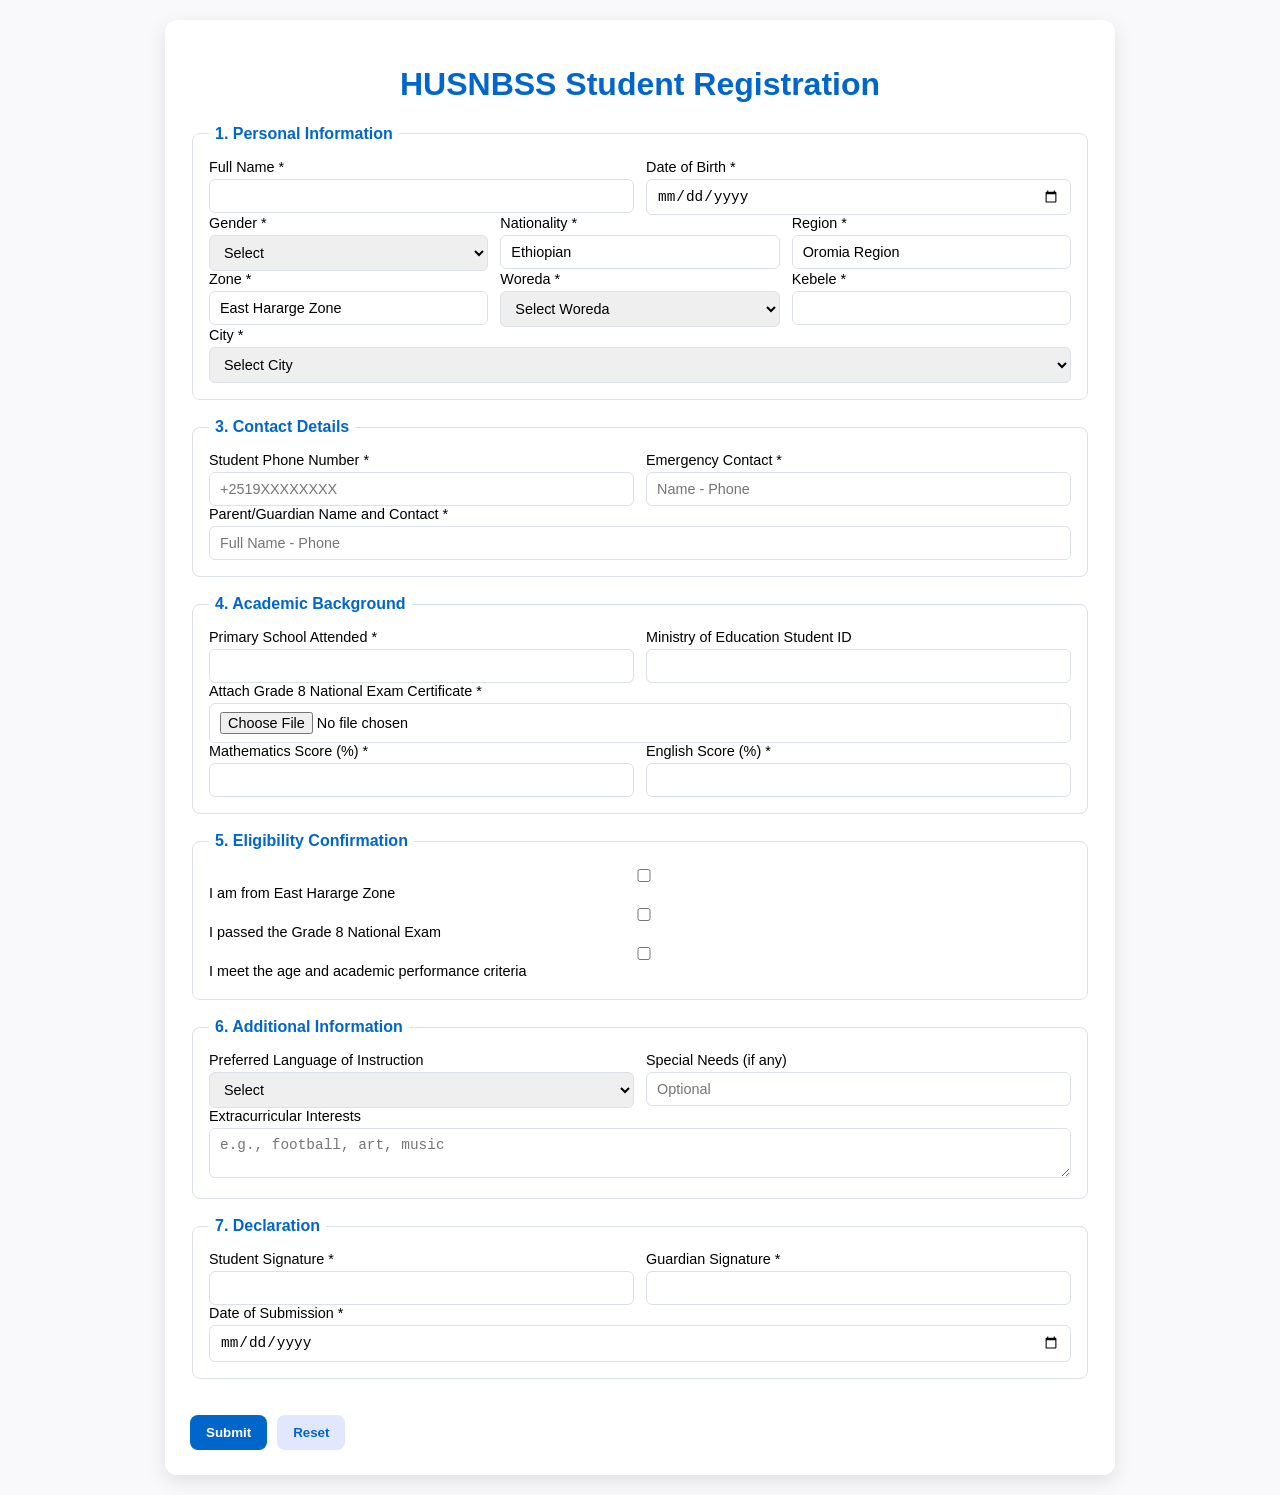
<file: finalproject (2)/finalproject/registration.html>
<!DOCTYPE html>
<html lang="en">

<head>
    <meta charset="UTF-8">
    <meta name="viewport" content="width=device-width, initial-scale=1.0">
    <title>HUSNBSS Student Registration Form</title>
    <style>
         :root {
            --primary: #0066cc;
            --error: #d32f2f;
            --success: #2e7d32;
            --bg: #f9f9fb;
            --card: #ffffff;
            --border: #dce1e7;
            font-family: "Poppins", sans-serif;
        }
        
        body {
            background: var(--bg);
            margin: 0;
            padding: 20px;
            display: flex;
            justify-content: center;
        }
        
        .container {
            background: var(--card);
            width: 100%;
            max-width: 900px;
            border-radius: 12px;
            box-shadow: 0 6px 20px rgba(0, 0, 0, 0.1);
            padding: 25px;
        }
        
        h1 {
            text-align: center;
            color: var(--primary);
        }
        
        form {
            display: grid;
            gap: 18px;
        }
        
        fieldset {
            border: 1px solid var(--border);
            border-radius: 8px;
            padding: 16px;
        }
        
        legend {
            font-weight: 600;
            color: var(--primary);
            padding: 0 6px;
        }
        
        label {
            display: block;
            margin-bottom: 4px;
            font-size: 0.9rem;
            font-weight: 500;
        }
        
        input,
        select,
        textarea {
            width: 100%;
            padding: 8px 10px;
            border: 1px solid var(--border);
            border-radius: 6px;
            font-size: 0.9rem;
            box-sizing: border-box;
        }
        
        .grid {
            display: grid;
            gap: 12px;
        }
        
        .cols-2 {
            grid-template-columns: repeat(2, 1fr);
        }
        
        .cols-3 {
            grid-template-columns: repeat(3, 1fr);
        }
        
        .error {
            color: var(--error);
            font-size: 0.9rem;
        }
        
        .success {
            color: var(--success);
            font-size: 0.9rem;
        }
        
        button {
            padding: 10px 16px;
            border: none;
            border-radius: 8px;
            cursor: pointer;
            font-weight: 600;
        }
        
        button[type="submit"] {
            background: var(--primary);
            color: #fff;
        }
        
        button[type="reset"] {
            background: #e0e7ff;
            color: var(--primary);
        }
        
        @media (max-width: 700px) {
            .cols-2,
            .cols-3 {
                grid-template-columns: 1fr;
            }
        }
    </style>
</head>

<body>
    <div class="container">
        <h1>HUSNBSS Student Registration</h1>

        <form id="regForm" novalidate>
            <!-- PERSONAL INFORMATION -->
            <fieldset>
                <legend>1. Personal Information</legend>
                <div class="grid cols-2">
                    <div>
                        <label>Full Name *</label>
                        <input type="text" id="fullName" required>
                    </div>
                    <div>
                        <label>Date of Birth *</label>
                        <input type="date" id="dob" required>
                        <div id="ageDisplay" class="success"></div>
                        <div id="ageError" class="error"></div>
                    </div>
                </div>

                <div class="grid cols-3">
                    <div>
                        <label>Gender *</label>
                        <select id="gender" required>
            <option value="">Select</option>
            <option>Female</option>
            <option>Male</option>
          </select>
                    </div>
                    <div>
                        <label>Nationality *</label>
                        <input type="text" value="Ethiopian" readonly>
                    </div>
                    <div>
                        <label>Region *</label>
                        <input type="text" value="Oromia Region" readonly>
                    </div>
                </div>

                <div class="grid cols-3">
                    <div>
                        <label>Zone *</label>
                        <input type="text" value="East Hararge Zone" readonly>
                    </div>
                    <div>
                        <label>Woreda *</label>
                        <select id="woreda" required>
            <option value="">Select Woreda</option>
                        <option value="Awadey">Awadey</option>

            <option value="Babille">Babille</option>
            <option value="Bedeno">Bedeno</option>
            <option value="Chinaksen">Chinaksen</option>
            <option value="Fedis">Fedis</option>
            <option value="Gola Oda">Gola Oda</option>
            <option value="Goro Gutu">Goro Gutu</option>
            <option value="Girawa">Girawa</option>
            <option value="Gursum">Gursum</option>
            <option value="Haramaya">Haramaya</option>
            <option value="Jarso">Jarso</option>
            <option value="Kersa">Kersa</option>
            <option value="Kombolcha">Kombolcha</option>
            <option value="Kurfa Chele">Kurfa Chele</option>
            <option value="Malka Balo">Malka Balo</option>
            <option value="Meta">Meta</option>
            <option value="Midega Tola">Midega Tola</option>
          </select>
                    </div>
                    <div>
                        <label>Kebele *</label>
                        <input type="text" id="kebele" required>
                    </div>
                </div>

                <div>
                    <label>City *</label>
                    <select id="city" required>
          <option value="">Select City</option>
          <option value="Maya">Maya City</option>
          <option value="Surrounding">Surrounding Area</option>
          <option value="Other">Other (Not Allowed)</option>
        </select>
                    <div id="surroundingAreaWrap" style="display:none;margin-top:8px;">
                        <label>Choose surrounding area *</label>
                        <select id="surroundingArea">
            <option value="">Select</option>
            <option value="Harar border">Harar border</option>
            <option value="Ifa area">Ifa area</option>
            <option value="Dengego area">Dengego area</option>
          </select>
                    </div>
                    <div id="cityError" class="error"></div>
                </div>
            </fieldset>

            <!-- CONTACT DETAILS -->
            <fieldset>
                <legend>3. Contact Details</legend>
                <div class="grid cols-2">
                    <div>
                        <label>Student Phone Number *</label>
                        <input type="tel" id="studentPhone" required placeholder="+2519XXXXXXXX">
                    </div>
                    <div>
                        <label>Emergency Contact *</label>
                        <input type="text" id="emergencyContact" required placeholder="Name - Phone">
                    </div>
                </div>
                <div>
                    <label>Parent/Guardian Name and Contact *</label>
                    <input type="text" id="guardianContact" required placeholder="Full Name - Phone">
                </div>
            </fieldset>

            <!-- ACADEMIC BACKGROUND -->
            <fieldset>
                <legend>4. Academic Background</legend>
                <div class="grid cols-2">
                    <div>
                        <label>Primary School Attended *</label>
                        <input type="text" id="primarySchool" required>
                    </div>
                    <div>
                        <label>Ministry of Education Student ID</label>
                        <input type="text" id="moeId">
                    </div>
                </div>
                <div>
                    <label>Attach Grade 8 National Exam Certificate *</label>
                    <input type="file" id="examFile" required accept=".pdf,image/*">
                    <div id="fileError" class="error"></div>
                </div>
                <div class="grid cols-2">
                    <div>
                        <label>Mathematics Score (%) *</label>
                        <input type="number" id="mathScore" min="0" max="100" required>
                    </div>
                    <div>
                        <label>English Score (%) *</label>
                        <input type="number" id="engScore" min="0" max="100" required>
                    </div>
                </div>
                <div id="scoreError" class="error"></div>
                <div id="performanceSummary" class="success"></div>
            </fieldset>

            <!-- ELIGIBILITY -->
            <fieldset>
                <legend>5. Eligibility Confirmation</legend>
                <label><input type="checkbox" id="confirmZone" required> I am from East Hararge Zone</label>
                <label><input type="checkbox" id="confirmExam" required> I passed the Grade 8 National Exam</label>
                <label><input type="checkbox" id="confirmCriteria" required> I meet the age and academic performance criteria</label>
                <div id="eligibilityError" class="error"></div>
            </fieldset>

            <!-- ADDITIONAL INFO -->
            <fieldset>
                <legend>6. Additional Information</legend>
                <div class="grid cols-2">
                    <div>
                        <label>Preferred Language of Instruction</label>
                        <select id="language">
            <option value="">Select</option>
            <option>Afan Oromo</option>
            <option>Amharic</option>
            <option>English</option>
          </select>
                    </div>
                    <div>
                        <label>Special Needs (if any)</label>
                        <input type="text" id="specialNeeds" placeholder="Optional">
                    </div>
                </div>
                <div>
                    <label>Extracurricular Interests</label>
                    <textarea id="extra" placeholder="e.g., football, art, music"></textarea>
                </div>
            </fieldset>

            <!-- DECLARATION -->
            <fieldset>
                <legend>7. Declaration</legend>
                <div class="grid cols-2">
                    <div>
                        <label>Student Signature *</label>
                        <input type="text" id="studentSign" required>
                    </div>
                    <div>
                        <label>Guardian Signature *</label>
                        <input type="text" id="guardianSign" required>
                    </div>
                </div>
                <div>
                    <label>Date of Submission *</label>
                    <input type="date" id="submissionDate" required>
                </div>
            </fieldset>

            <div id="formMessage"></div>

            <div style="display:flex;gap:10px;">
                <button type="submit">Submit</button>
                <button type="reset">Reset</button>
            </div>
        </form>
    </div>
</body>

</html>
</file>
<file: finalproject (2)/finalproject/style.css>
/* Reset and Base Styles */

* {
    margin: 0;
    padding: 0;
    box-sizing: border-box;
}

:root {
    --primary-color: #002147;
    /* Dark Blue */
    --secondary-color: #E6AF2E;
    /* Gold/Yellow */
    --accent-color: #1E6B52;
    /* Green */
    --light-color: #F8F9FA;
    --dark-color: #212529;
    --gray-color: #6C757D;
    --danger-color: #DC3545;
    --success-color: #28A745;
    --border-radius: 8px;
    --box-shadow: 0 4px 12px rgba(0, 0, 0, 0.1);
    --transition: all 0.3s ease;
}

body {
    font-family: 'Roboto', sans-serif;
    line-height: 1.6;
    color: var(--dark-color);
    background-color: var(--light-color);
}

.container {
    width: 100%;
    max-width: 1200px;
    margin: 0 auto;
    padding: 0 20px;
}


/* Typography */

h1,
h2,
h3,
h4 {
    font-family: 'Poppins', sans-serif;
    font-weight: 600;
    line-height: 1.3;
}

h1 {
    font-size: 2.5rem;
    margin-bottom: 1rem;
}

h2 {
    font-size: 2rem;
    margin-bottom: 1.5rem;
    position: relative;
    padding-bottom: 10px;
}

h2:after {
    content: '';
    position: absolute;
    bottom: 0;
    left: 0;
    width: 60px;
    height: 4px;
    background: var(--secondary-color);
}

.section-title {
    text-align: center;
    margin-bottom: 3rem;
}

.section-title:after {
    left: 50%;
    transform: translateX(-50%);
}


/* Navigation */

.navbar {
    background-color: var(--primary-color);
    padding: 1rem 0;
    position: sticky;
    top: 0;
    z-index: 1000;
    box-shadow: var(--box-shadow);
}

.nav-container {
    display: flex;
    justify-content: space-between;
    align-items: center;
}

.logo {
    display: flex;
    align-items: center;
    text-decoration: none;
    color: white;
}

.logo-icon {
    background: var(--secondary-color);
    color: var(--primary-color);
    width: 50px;
    height: 50px;
    border-radius: 50%;
    display: flex;
    align-items: center;
    justify-content: center;
    font-weight: bold;
    font-size: 1.2rem;
    margin-right: 12px;
}

.logo-text {
    display: flex;
    flex-direction: column;
}

.logo-main {
    font-size: 1.1rem;
    font-weight: 600;
}

.logo-sub {
    font-size: 0.85rem;
    opacity: 0.9;
}

.nav-menu {
    display: flex;
    align-items: center;
    gap: 2rem;
}

.nav-link {
    color: white;
    text-decoration: none;
    font-weight: 500;
    padding: 0.5rem 0;
    position: relative;
    transition: var(--transition);
}

.nav-link:after {
    content: '';
    position: absolute;
    bottom: 0;
    left: 0;
    width: 0;
    height: 2px;
    background: var(--secondary-color);
    transition: var(--transition);
}

.nav-link:hover:after,
.nav-link.active:after {
    width: 100%;
}

.btn-login {
    background: var(--secondary-color);
    color: var(--primary-color);
    padding: 0.5rem 1.5rem;
    border-radius: var(--border-radius);
    text-decoration: none;
    font-weight: 600;
    transition: var(--transition);
    display: flex;
    align-items: center;
    gap: 8px;
}

.btn-login:hover {
    background: #FFD700;
    transform: translateY(-2px);
}

.menu-toggle {
    display: none;
    background: none;
    border: none;
    color: white;
    font-size: 1.5rem;
    cursor: pointer;
}


/* Hero Section */

.hero {
    background: linear-gradient(rgba(0, 33, 71, 0.9), rgba(0, 33, 71, 0.8)), url('images/hero-bg.jpg');
    background-size: cover;
    background-position: center;
    color: white;
    padding: 6rem 0;
    margin-bottom: 4rem;
}

.hero-container {
    display: grid;
    grid-template-columns: 2fr 1fr;
    gap: 4rem;
    align-items: center;
}

.hero-title {
    font-size: 3rem;
    margin-bottom: 1.5rem;
    color: white;
}

.hero-description {
    font-size: 1.2rem;
    margin-bottom: 2rem;
    opacity: 0.9;
}

.hero-buttons {
    display: flex;
    gap: 1rem;
}

.btn-primary,
.btn-secondary {
    padding: 0.8rem 2rem;
    border-radius: var(--border-radius);
    text-decoration: none;
    font-weight: 600;
    display: inline-block;
    transition: var(--transition);
}

.btn-primary {
    background: var(--secondary-color);
    color: var(--primary-color);
}

.btn-primary:hover {
    background: #FFD700;
    transform: translateY(-3px);
    box-shadow: 0 6px 20px rgba(230, 175, 46, 0.3);
}

.btn-secondary {
    background: transparent;
    color: white;
    border: 2px solid white;
}

.btn-secondary:hover {
    background: white;
    color: var(--primary-color);
    transform: translateY(-3px);
}

.hero-stats {
    display: flex;
    flex-direction: column;
    gap: 2rem;
    background: rgba(255, 255, 255, 0.1);
    padding: 2rem;
    border-radius: var(--border-radius);
    backdrop-filter: blur(10px);
}

.stat-item {
    text-align: center;
    padding: 1rem;
    border-bottom: 1px solid rgba(255, 255, 255, 0.2);
}

.stat-item:last-child {
    border-bottom: none;
}

.stat-number {
    display: block;
    font-size: 2.5rem;
    font-weight: 700;
    color: var(--secondary-color);
}

.stat-label {
    font-size: 1rem;
    opacity: 0.9;
}


/* Features Section */

.features {
    padding: 5rem 0;
    background-color: white;
}

.features-grid {
    display: grid;
    grid-template-columns: repeat(auto-fit, minmax(250px, 1fr));
    gap: 2rem;
}

.feature-card {
    background: white;
    padding: 2rem;
    border-radius: var(--border-radius);
    box-shadow: var(--box-shadow);
    transition: var(--transition);
    text-align: center;
}

.feature-card:hover {
    transform: translateY(-10px);
    box-shadow: 0 15px 30px rgba(0, 0, 0, 0.15);
}

.feature-icon {
    width: 70px;
    height: 70px;
    background: linear-gradient(135deg, var(--primary-color), var(--accent-color));
    border-radius: 50%;
    display: flex;
    align-items: center;
    justify-content: center;
    margin: 0 auto 1.5rem;
    color: white;
    font-size: 1.8rem;
}

.feature-card h3 {
    margin-bottom: 1rem;
    color: var(--primary-color);
}


/* Academics Tabs */

.academics-preview {
    padding: 5rem 0;
    background-color: #f8f9fa;
}

.tab-header {
    display: flex;
    justify-content: center;
    gap: 1rem;
    margin-bottom: 3rem;
    flex-wrap: wrap;
}

.tab-link {
    padding: 1rem 2rem;
    background: white;
    border-radius: var(--border-radius);
    cursor: pointer;
    font-weight: 600;
    transition: var(--transition);
    border: 2px solid transparent;
}

.tab-link.active {
    background: var(--primary-color);
    color: white;
    border-color: var(--secondary-color);
}

.tab-link:hover:not(.active) {
    border-color: var(--gray-color);
}

.tab-content {
    display: none;
    background: white;
    padding: 3rem;
    border-radius: var(--border-radius);
    box-shadow: var(--box-shadow);
}

.tab-content.active {
    display: block;
    animation: fadeIn 0.5s ease;
}

@keyframes fadeIn {
    from {
        opacity: 0;
        transform: translateY(20px);
    }
    to {
        opacity: 1;
        transform: translateY(0);
    }
}

.subject-list {
    display: grid;
    grid-template-columns: repeat(auto-fit, minmax(200px, 1fr));
    gap: 1rem;
    list-style: none;
}

.subject-list li {
    display: flex;
    align-items: center;
    gap: 10px;
    padding: 0.8rem;
    background: #f8f9fa;
    border-radius: var(--border-radius);
    transition: var(--transition);
}

.subject-list li:hover {
    background: var(--primary-color);
    color: white;
}

.subject-list li i {
    color: var(--secondary-color);
}


/* Announcements */

.announcements {
    padding: 5rem 0;
    background: white;
}

.announcement-grid {
    display: grid;
    grid-template-columns: repeat(auto-fit, minmax(300px, 1fr));
    gap: 2rem;
}

.announcement-card {
    background: white;
    border-radius: var(--border-radius);
    box-shadow: var(--box-shadow);
    padding: 2rem;
    transition: var(--transition);
    border-top: 4px solid var(--primary-color);
}

.announcement-card:hover {
    transform: translateY(-5px);
    box-shadow: 0 15px 30px rgba(0, 0, 0, 0.1);
}

.announcement-date {
    color: var(--gray-color);
    font-size: 0.9rem;
    margin-bottom: 0.5rem;
}

.announcement-card h3 {
    margin-bottom: 1rem;
    color: var(--primary-color);
}

.read-more {
    display: inline-block;
    margin-top: 1rem;
    color: var(--primary-color);
    font-weight: 600;
    text-decoration: none;
    transition: var(--transition);
}

.read-more:hover {
    color: var(--secondary-color);
}


/* Footer */

.footer {
    background: var(--primary-color);
    color: white;
    padding: 4rem 0 2rem;
}

.footer-grid {
    display: grid;
    grid-template-columns: repeat(auto-fit, minmax(200px, 1fr));
    gap: 3rem;
    margin-bottom: 3rem;
}

.footer-col h3 {
    color: var(--secondary-color);
    margin-bottom: 1.5rem;
    font-size: 1.3rem;
}

.footer-col a {
    display: block;
    color: #ddd;
    text-decoration: none;
    margin-bottom: 0.8rem;
    transition: var(--transition);
}

.footer-col a:hover {
    color: var(--secondary-color);
    padding-left: 5px;
}

.footer-col p {
    margin-bottom: 1rem;
    display: flex;
    align-items: flex-start;
    gap: 10px;
}

.footer-col p i {
    color: var(--secondary-color);
    margin-top: 4px;
}

.social-links {
    display: flex;
    gap: 1rem;
    margin-top: 1.5rem;
}

.social-links a {
    width: 40px;
    height: 40px;
    background: rgba(255, 255, 255, 0.1);
    border-radius: 50%;
    display: flex;
    align-items: center;
    justify-content: center;
    transition: var(--transition);
}

.social-links a:hover {
    background: var(--secondary-color);
    color: var(--primary-color);
    transform: translateY(-3px);
}

.footer-bottom {
    text-align: center;
    padding-top: 2rem;
    border-top: 1px solid rgba(255, 255, 255, 0.1);
    color: #aaa;
    font-size: 0.9rem;
}


/* Login Page Styles */

.login-container {
    min-height: 100vh;
    display: flex;
    align-items: center;
    justify-content: center;
    padding: 2rem;
    background: linear-gradient(135deg, var(--primary-color), var(--accent-color));
}

.login-box {
    background: white;
    border-radius: var(--border-radius);
    box-shadow: 0 20px 40px rgba(0, 0, 0, 0.2);
    width: 100%;
    max-width: 400px;
    overflow: hidden;
}

.login-header {
    background: var(--primary-color);
    color: white;
    padding: 2rem;
    text-align: center;
}

.login-header h2 {
    margin-bottom: 0.5rem;
    color: white;
}

.login-header:after {
    display: none;
}

.login-header p {
    opacity: 0.9;
}

.login-form {
    padding: 2rem;
}

.form-group {
    margin-bottom: 1.5rem;
}

.form-group label {
    display: block;
    margin-bottom: 0.5rem;
    font-weight: 500;
    color: var(--dark-color);
}

.form-control {
    width: 100%;
    padding: 0.8rem 1rem;
    border: 1px solid #ddd;
    border-radius: var(--border-radius);
    font-size: 1rem;
    transition: var(--transition);
}

.form-control:focus {
    outline: none;
    border-color: var(--primary-color);
    box-shadow: 0 0 0 3px rgba(0, 33, 71, 0.1);
}

.user-type-selector {
    display: flex;
    gap: 1rem;
    margin-bottom: 1.5rem;
}

.user-type {
    flex: 1;
    text-align: center;
}

.user-type input {
    display: none;
}

.user-type label {
    display: block;
    padding: 1rem;
    background: #f8f9fa;
    border: 2px solid #ddd;
    border-radius: var(--border-radius);
    cursor: pointer;
    transition: var(--transition);
}

.user-type input:checked+label {
    background: var(--primary-color);
    color: white;
    border-color: var(--primary-color);
}

.btn-login-form {
    width: 100%;
    padding: 1rem;
    background: var(--secondary-color);
    color: var(--primary-color);
    border: none;
    border-radius: var(--border-radius);
    font-size: 1.1rem;
    font-weight: 600;
    cursor: pointer;
    transition: var(--transition);
}

.btn-login-form:hover {
    background: #FFD700;
}

.login-footer {
    text-align: center;
    padding: 1.5rem;
    background: #f8f9fa;
    border-top: 1px solid #eee;
}

.login-footer a {
    color: var(--primary-color);
    text-decoration: none;
    font-weight: 500;
}


/* Dashboard Styles */

.dashboard {
    min-height: 100vh;
    display: flex;
    flex-direction: column;
}

.dashboard-header {
    background: var(--primary-color);
    color: white;
    padding: 1rem 0;
    box-shadow: var(--box-shadow);
}

.dashboard-nav {
    display: flex;
    justify-content: space-between;
    align-items: center;
}

.user-info {
    display: flex;
    align-items: center;
    gap: 1rem;
}

.user-avatar {
    width: 40px;
    height: 40px;
    background: var(--secondary-color);
    color: var(--primary-color);
    border-radius: 50%;
    display: flex;
    align-items: center;
    justify-content: center;
    font-weight: bold;
}

.dashboard-main {
    flex: 1;
    padding: 2rem 0;
    background: #f8f9fa;
}

.dashboard-sidebar {
    background: white;
    border-radius: var(--border-radius);
    box-shadow: var(--box-shadow);
    padding: 1.5rem;
    height: fit-content;
}

.sidebar-menu {
    list-style: none;
}

.sidebar-menu li {
    margin-bottom: 0.5rem;
}

.sidebar-menu a {
    display: flex;
    align-items: center;
    gap: 10px;
    padding: 0.8rem 1rem;
    color: var(--dark-color);
    text-decoration: none;
    border-radius: var(--border-radius);
    transition: var(--transition);
}

.sidebar-menu a:hover,
.sidebar-menu a.active {
    background: var(--primary-color);
    color: white;
}

.sidebar-menu a i {
    width: 20px;
}

.dashboard-content {
    background: white;
    border-radius: var(--border-radius);
    box-shadow: var(--box-shadow);
    padding: 2rem;
}

.stats-grid {
    display: grid;
    grid-template-columns: repeat(auto-fit, minmax(200px, 1fr));
    gap: 1.5rem;
    margin-bottom: 2rem;
}

.stat-card {
    background: white;
    padding: 1.5rem;
    border-radius: var(--border-radius);
    box-shadow: var(--box-shadow);
    text-align: center;
    border-top: 4px solid var(--primary-color);
}

.stat-card h3 {
    color: var(--gray-color);
    font-size: 0.9rem;
    margin-bottom: 0.5rem;
}

.stat-card .number {
    font-size: 2rem;
    font-weight: 700;
    color: var(--primary-color);
}

.table-responsive {
    overflow-x: auto;
}

.table {
    width: 100%;
    border-collapse: collapse;
    margin-top: 1rem;
}

.table th {
    background: var(--primary-color);
    color: white;
    padding: 1rem;
    text-align: left;
}

.table td {
    padding: 1rem;
    border-bottom: 1px solid #eee;
}

.table tr:hover {
    background: #f8f9fa;
}

.badge {
    padding: 0.3rem 0.8rem;
    border-radius: 20px;
    font-size: 0.8rem;
    font-weight: 600;
}

.badge-success {
    background: #d4edda;
    color: var(--success-color);
}

.badge-warning {
    background: #fff3cd;
    color: #856404;
}

.badge-danger {
    background: #f8d7da;
    color: var(--danger-color);
}


/* Calendar */

.calendar {
    background: white;
    border-radius: var(--border-radius);
    box-shadow: var(--box-shadow);
    padding: 2rem;
}

.calendar-header {
    display: flex;
    justify-content: space-between;
    align-items: center;
    margin-bottom: 1.5rem;
}

.calendar-grid {
    display: grid;
    grid-template-columns: repeat(7, 1fr);
    gap: 1px;
    background: #eee;
}

.calendar-day {
    background: white;
    padding: 1rem;
    min-height: 100px;
    position: relative;
}

.calendar-day.header {
    background: var(--primary-color);
    color: white;
    text-align: center;
    font-weight: 600;
    min-height: auto;
}

.calendar-day.today {
    background: #e3f2fd;
}

.calendar-event {
    background: var(--secondary-color);
    color: var(--primary-color);
    padding: 0.2rem 0.5rem;
    border-radius: 4px;
    font-size: 0.8rem;
    margin-top: 0.2rem;
    cursor: pointer;
}


/* Responsive Design */

@media (max-width: 992px) {
    .hero-container {
        grid-template-columns: 1fr;
        gap: 3rem;
    }
    .hero-stats {
        flex-direction: row;
        justify-content: space-around;
    }
}

@media (max-width: 768px) {
    .menu-toggle {
        display: block;
    }
    .nav-menu {
        position: fixed;
        top: 70px;
        left: 0;
        width: 100%;
        background: var(--primary-color);
        flex-direction: column;
        padding: 2rem;
        gap: 1rem;
        display: none;
        box-shadow: var(--box-shadow);
    }
    .nav-menu.show {
        display: flex;
    }
    .hero-title {
        font-size: 2.2rem;
    }
    .hero-buttons {
        flex-direction: column;
    }
    .tab-header {
        flex-direction: column;
    }
    .footer-grid {
        grid-template-columns: 1fr;
        gap: 2rem;
    }
}

@media (max-width: 576px) {
    h1 {
        font-size: 2rem;
    }
    h2 {
        font-size: 1.8rem;
    }
    .hero {
        padding: 4rem 0;
    }
    .features-grid,
    .announcement-grid {
        grid-template-columns: 1fr;
    }
    .calendar-grid {
        font-size: 0.9rem;
    }
    .calendar-day {
        padding: 0.5rem;
        min-height: 80px;
    }
}
</file>
